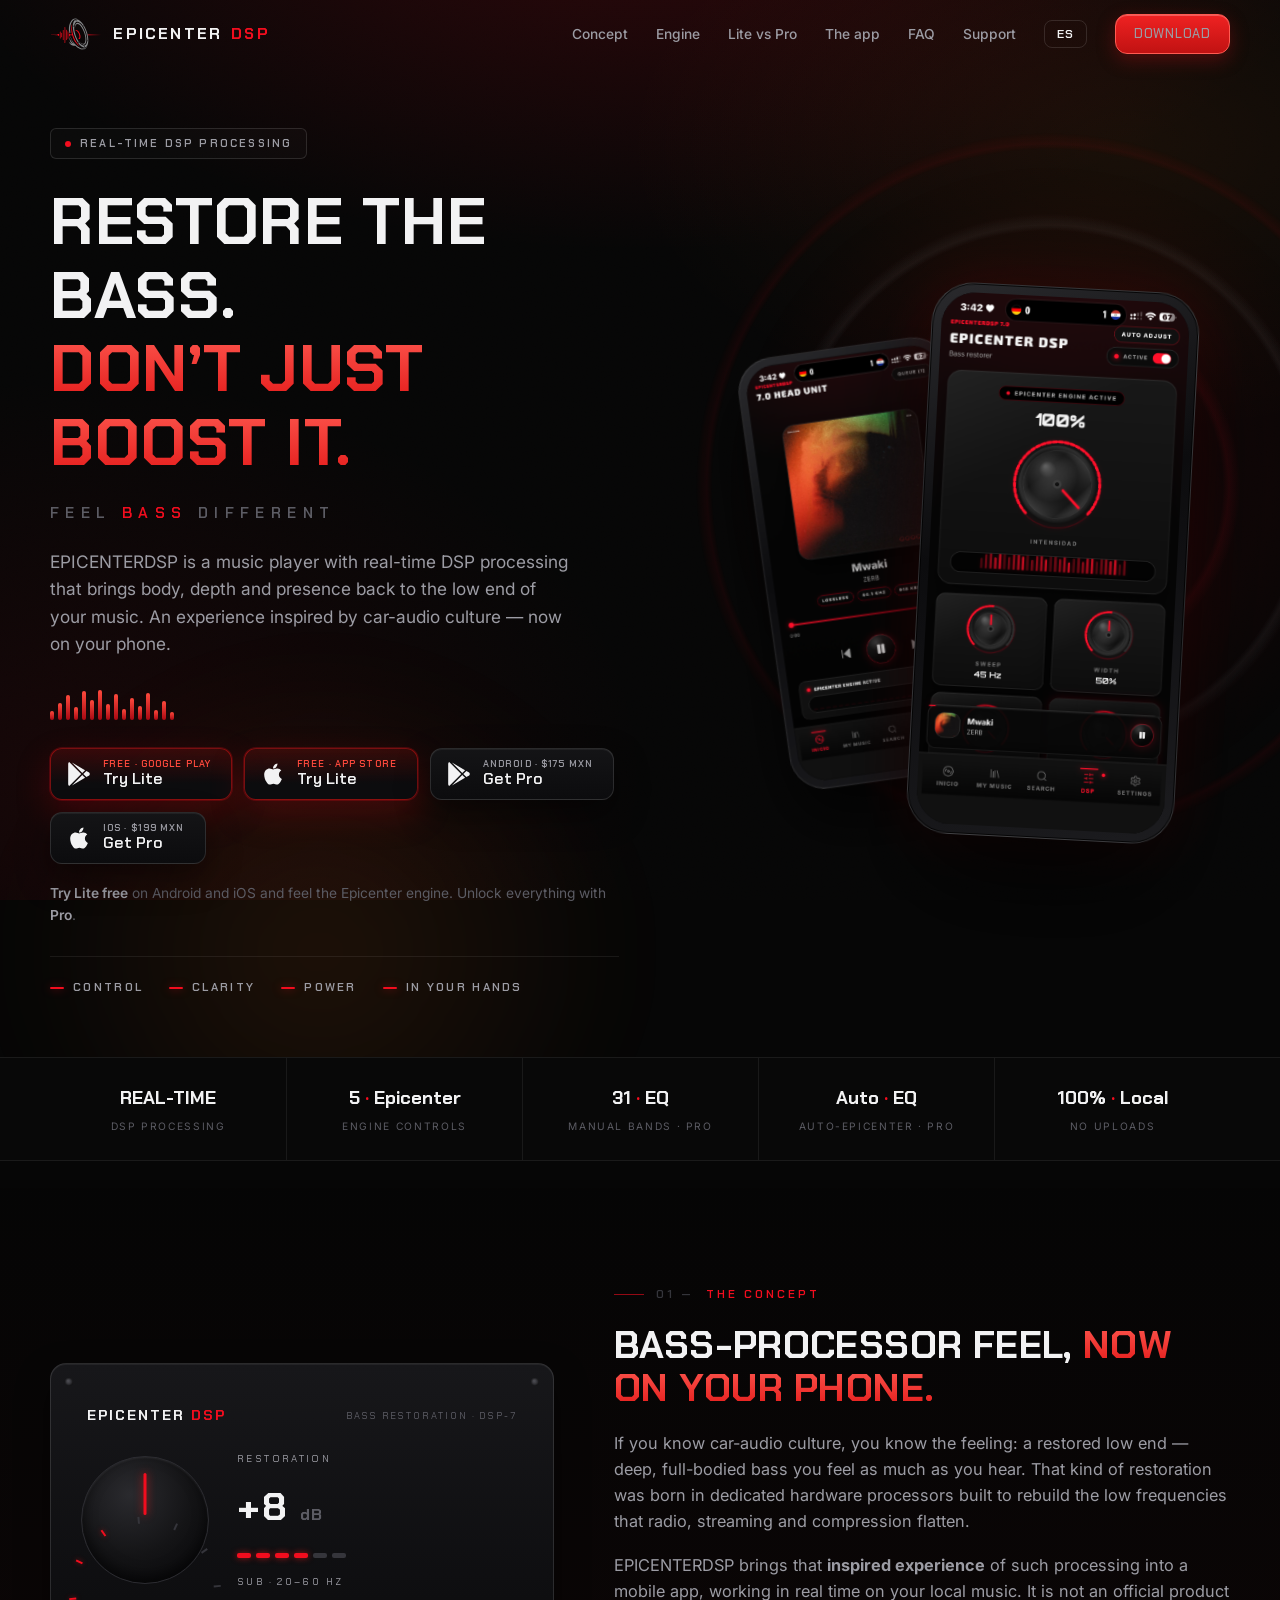
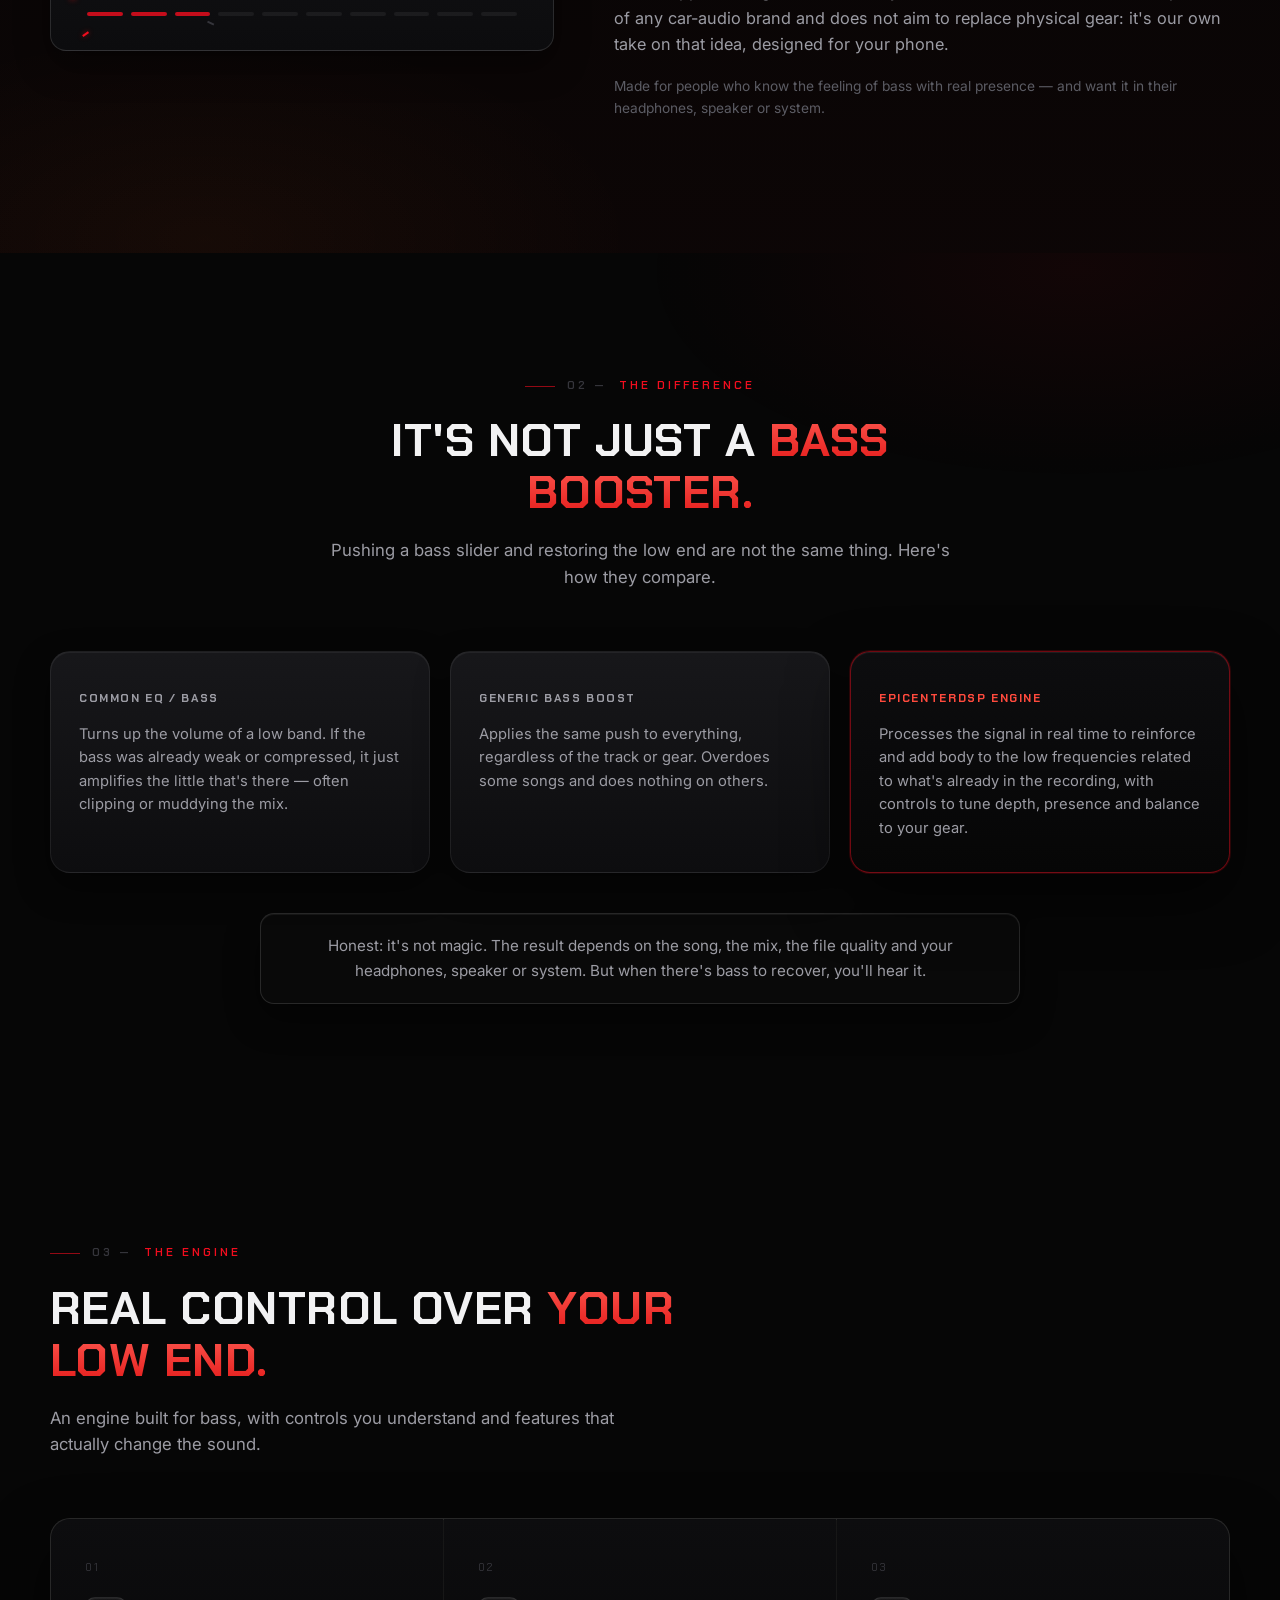
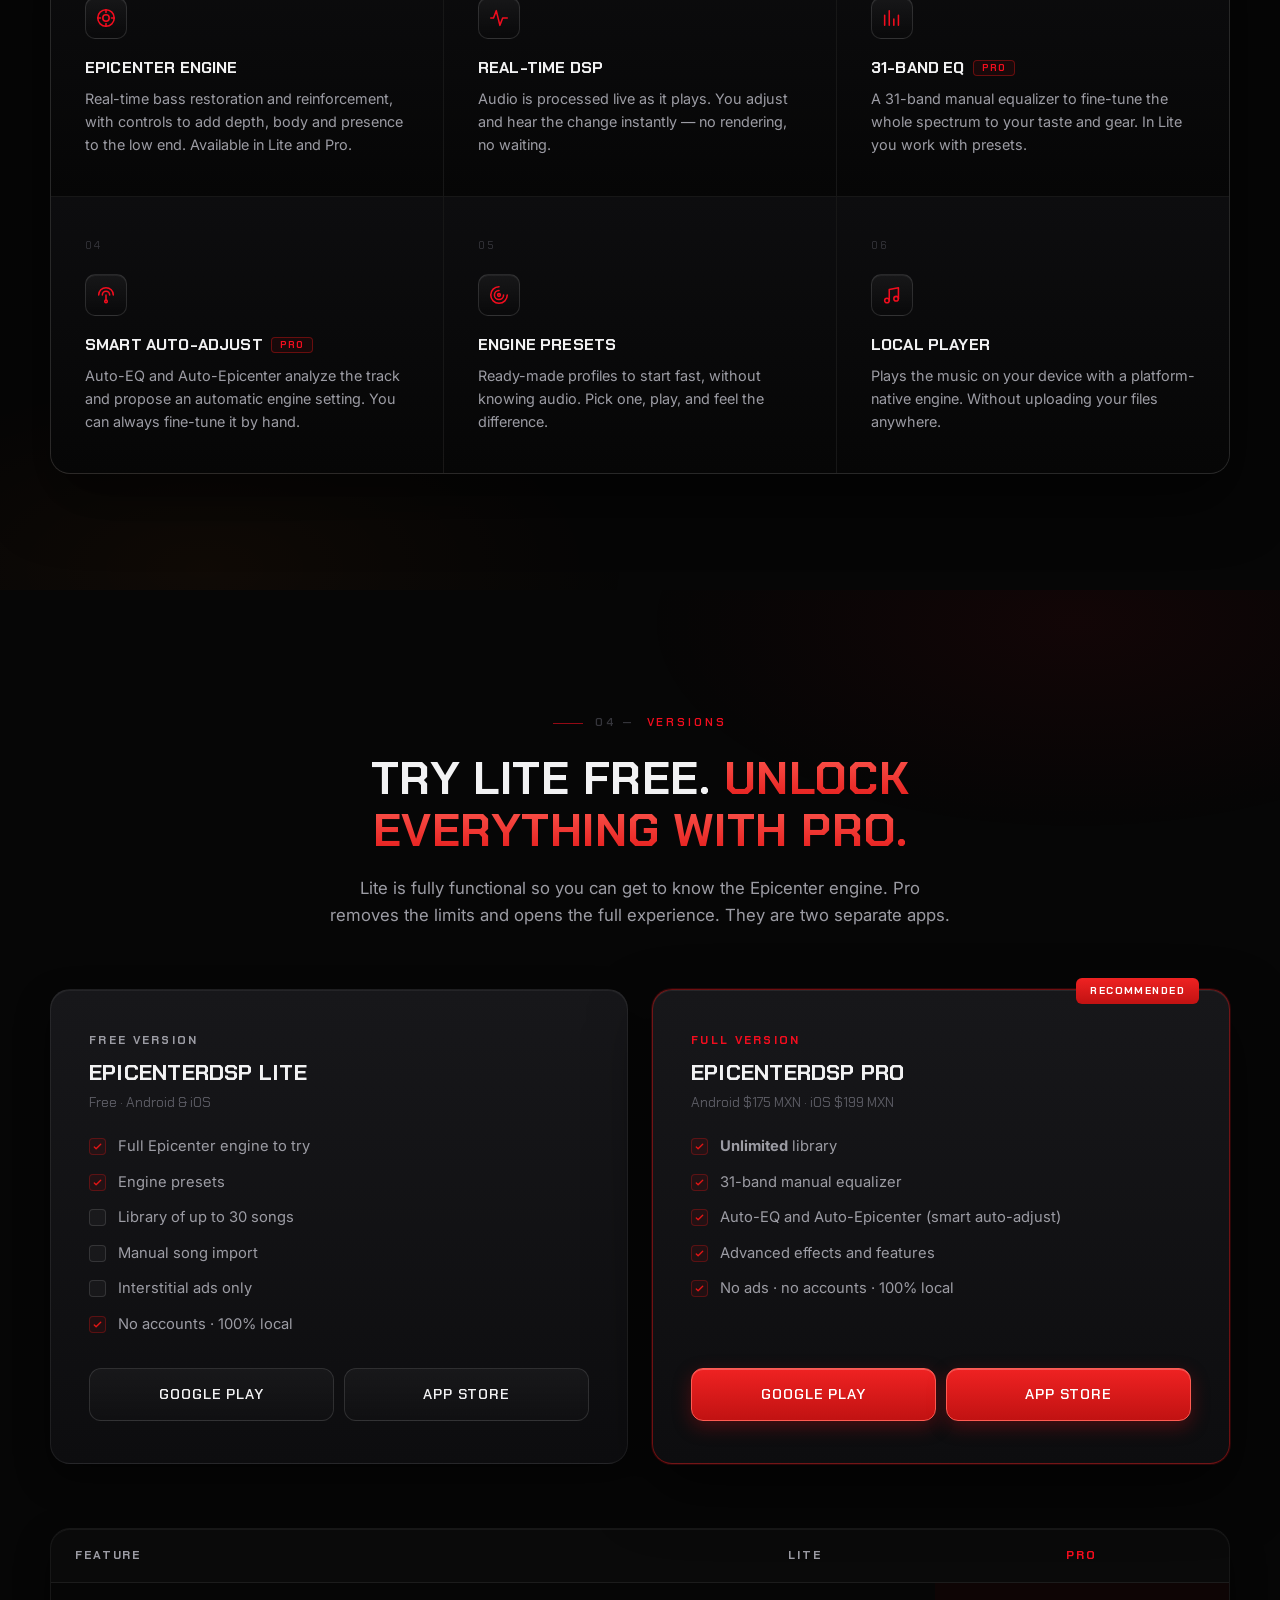
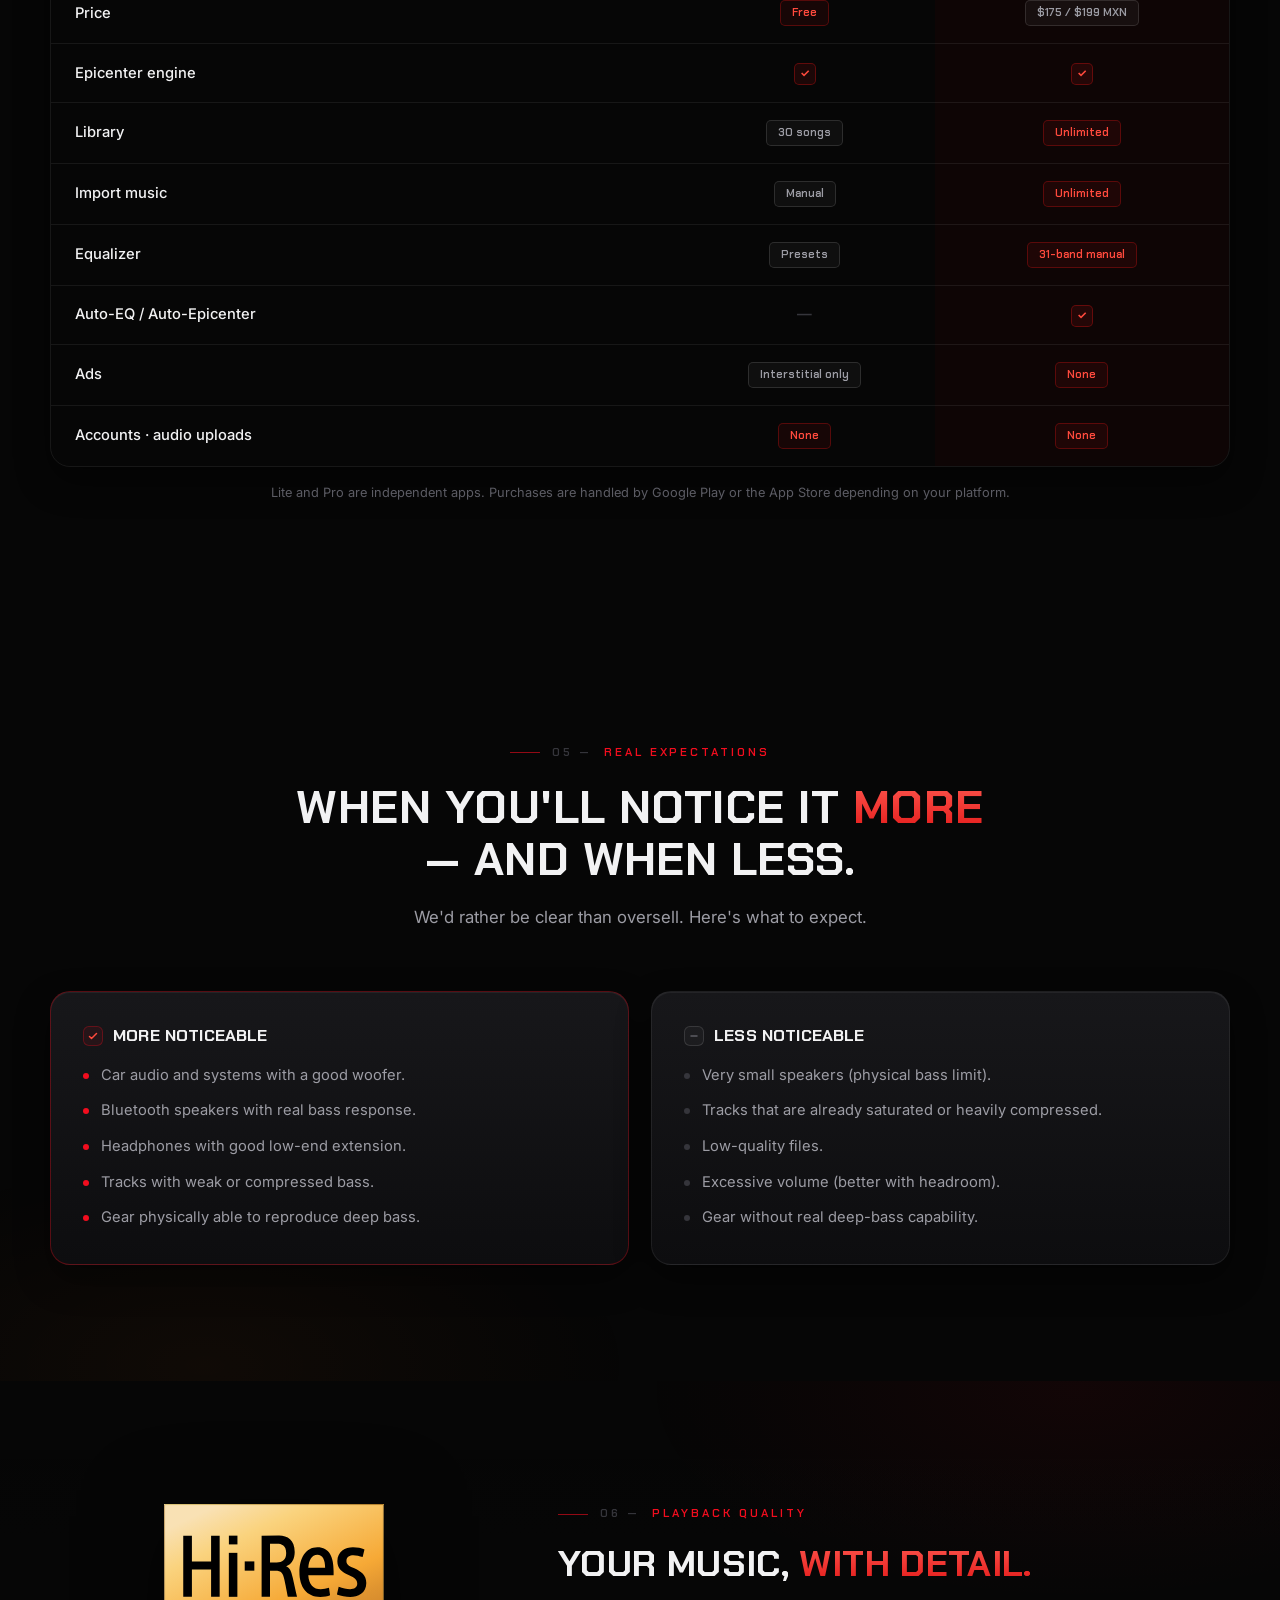
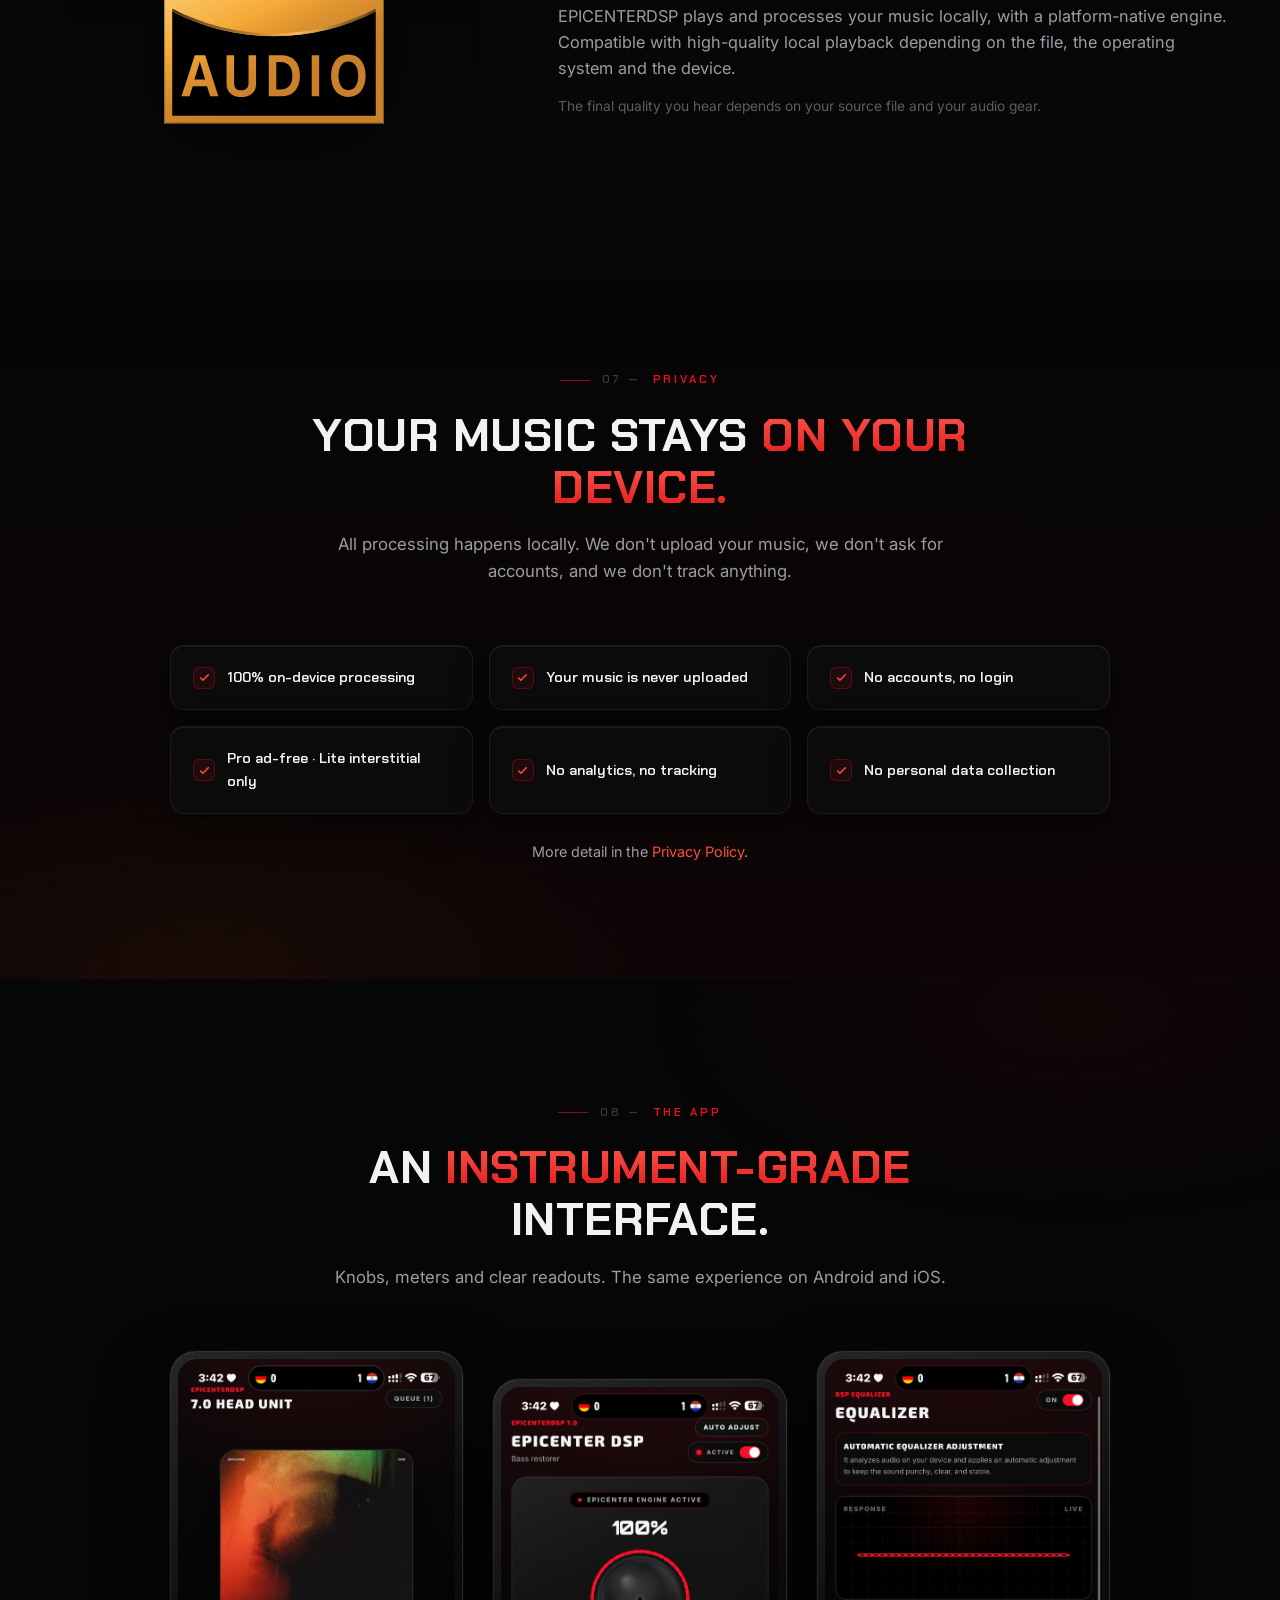
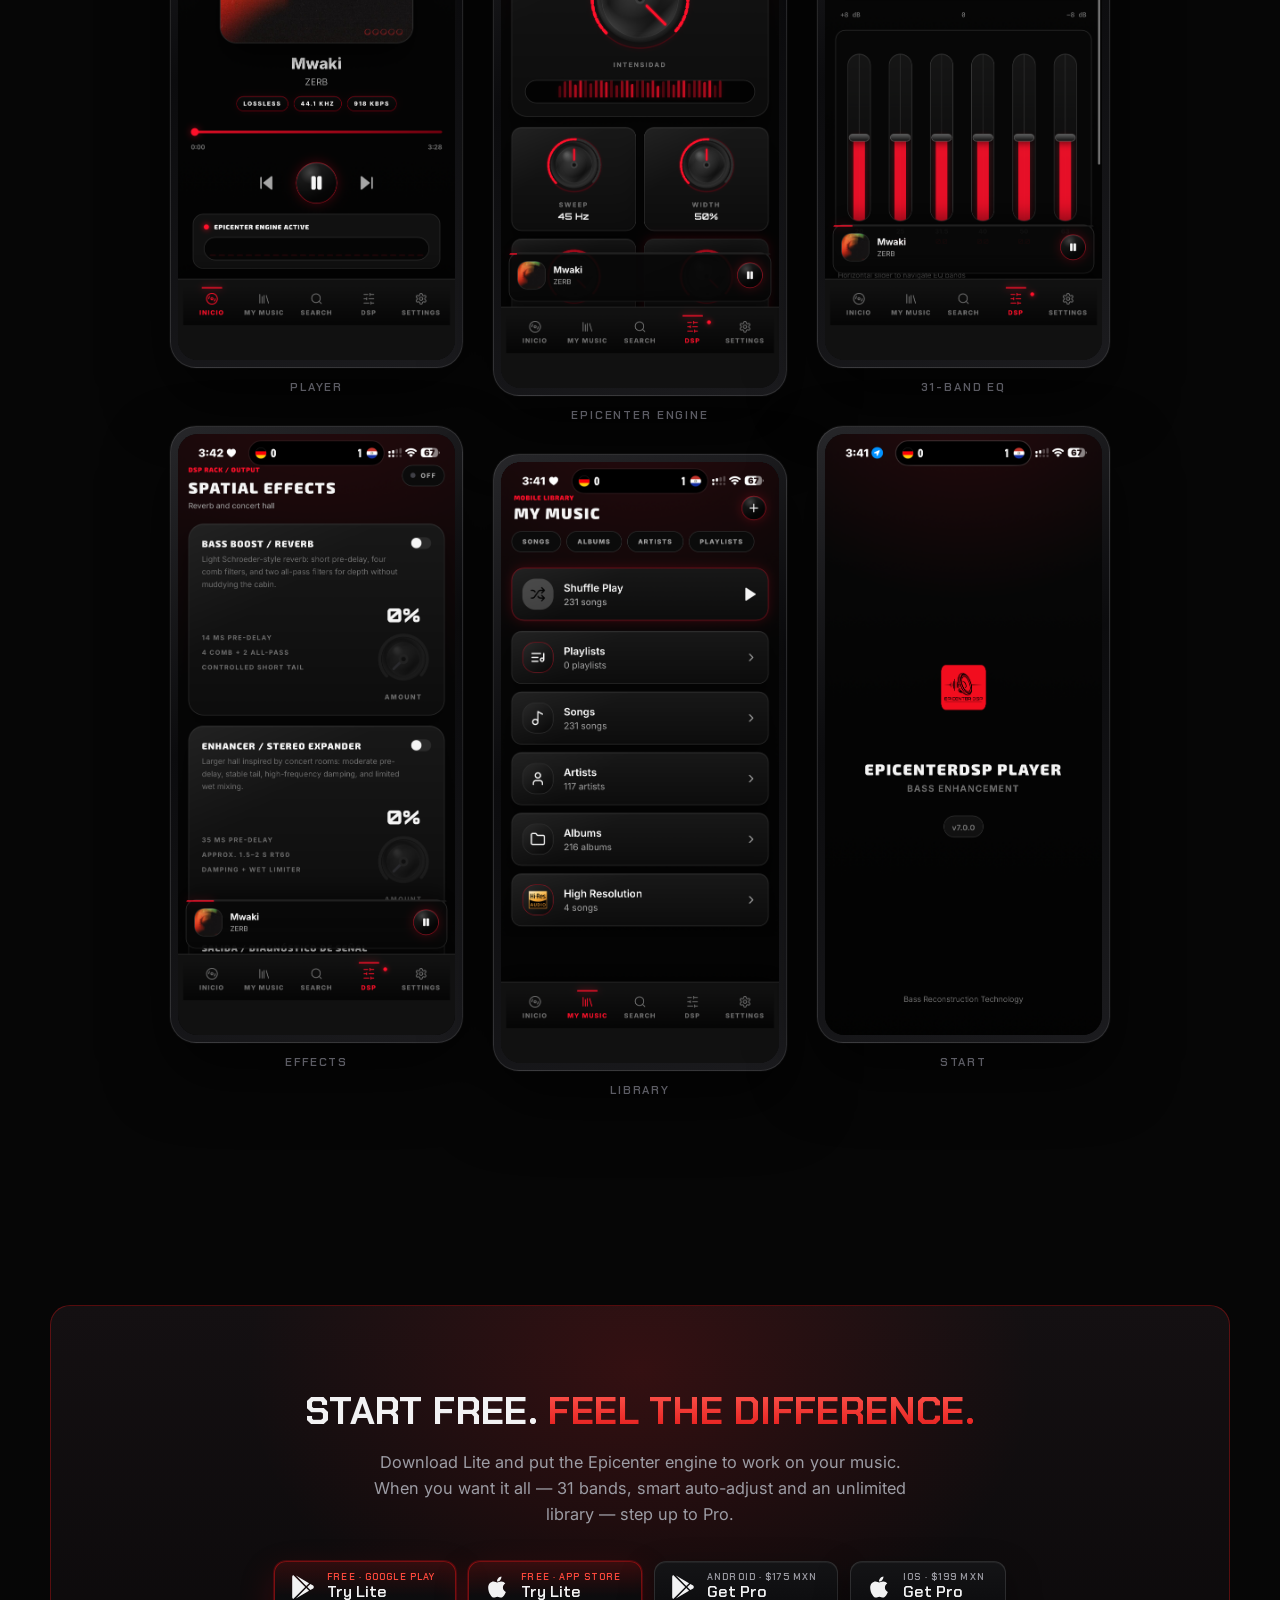
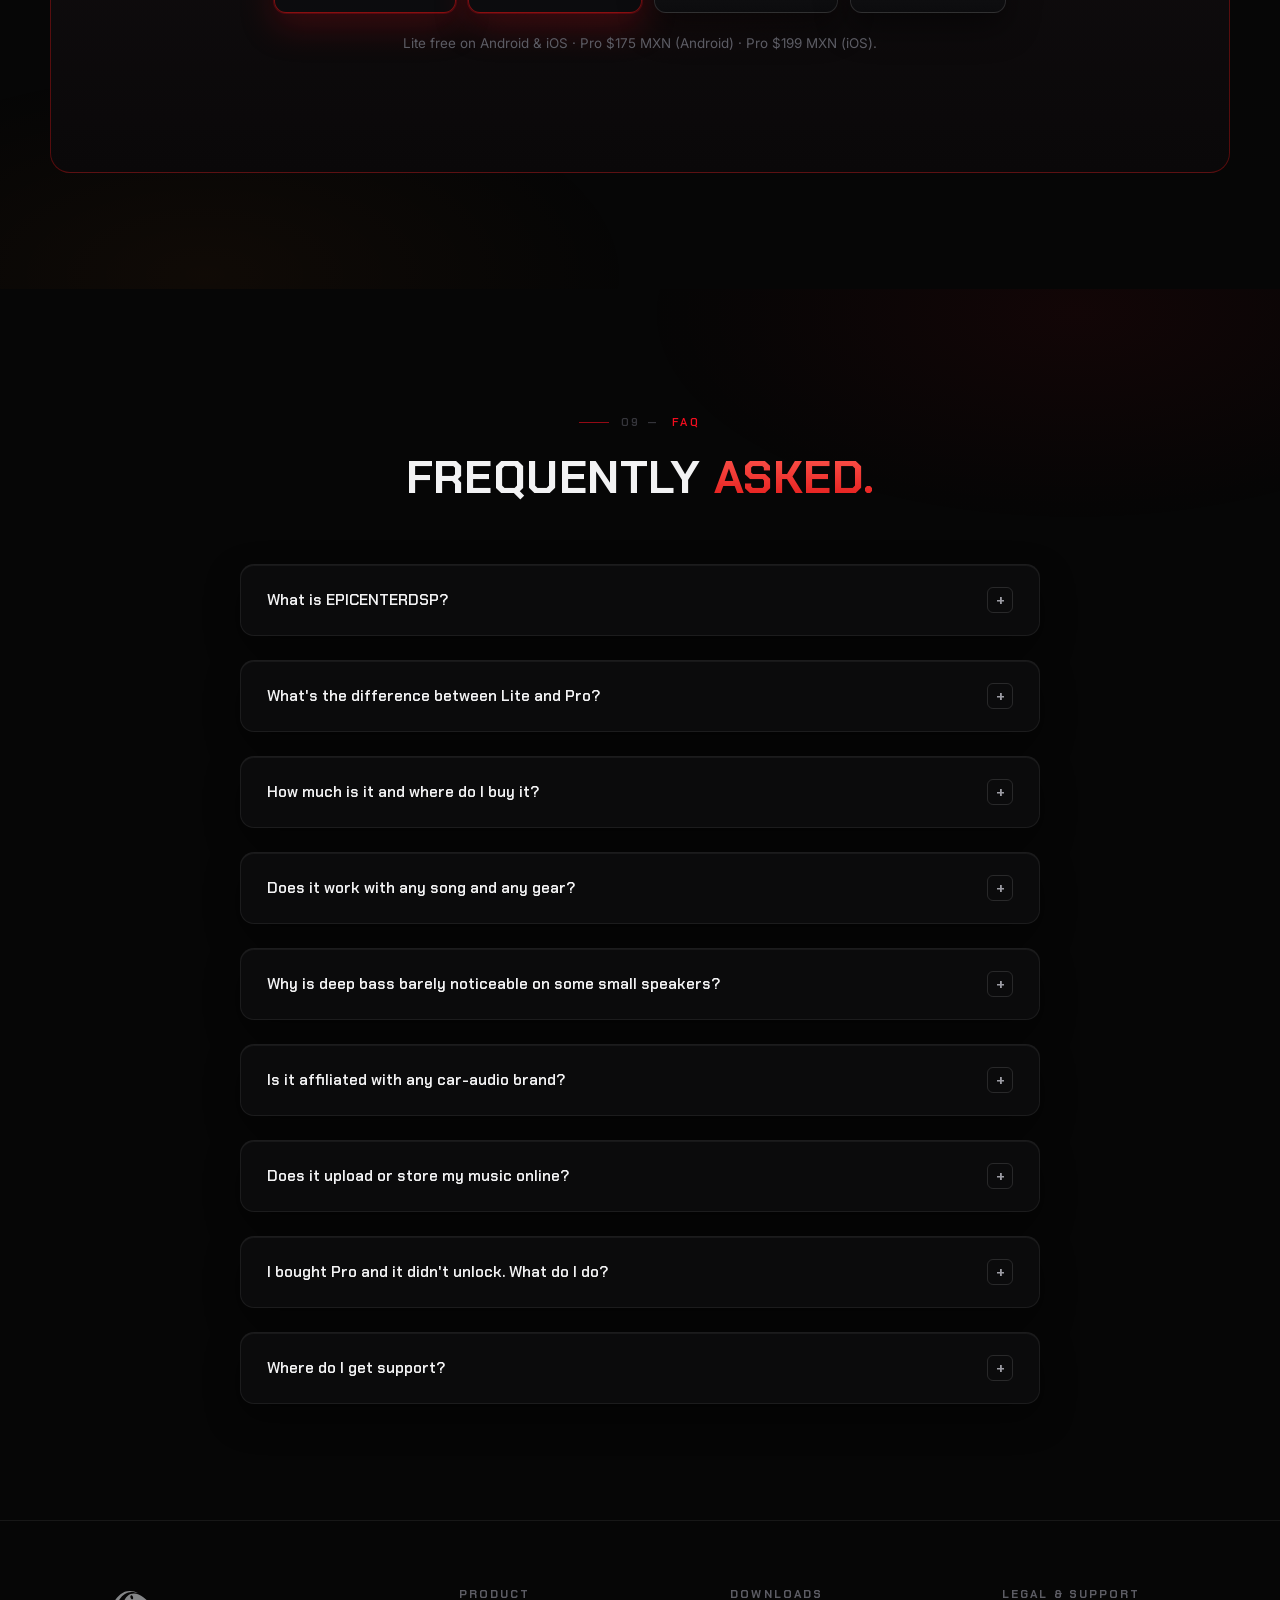
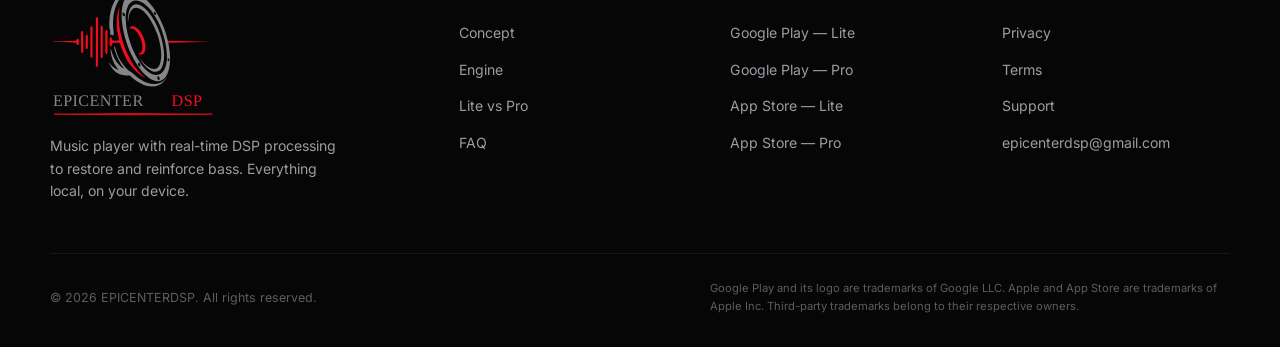
<file: index.html>
<!DOCTYPE html>
<html lang="es"
      data-title-es="EPICENTERDSP — Restaura el bajo. Reproductor con procesamiento DSP en tiempo real"
      data-title-en="EPICENTERDSP — Restore the bass. Music player with real-time DSP processing">
<head>
  <meta charset="UTF-8" />
  <meta name="viewport" content="width=device-width, initial-scale=1.0" />

  <!-- Idioma temprano: evita parpadeo antes de cargar el CSS/JS -->
  <script>
    (function () {
      try {
        var s = localStorage.getItem("edsp_lang");
        var lang = s || ((navigator.languages || [navigator.language || "en"])
          .some(function (l) { return String(l).toLowerCase().indexOf("es") === 0; }) ? "es" : "en");
        document.documentElement.lang = (lang === "es" || lang === "en") ? lang : "es";
      } catch (e) { document.documentElement.lang = "es"; }
    })();
  </script>
  <!-- Crítico (inline, inmune a caché): oculta el idioma inactivo antes de cargar el CSS -->
  <style>html[lang="en"] [data-lang="es"],html[lang="es"] [data-lang="en"]{display:none!important}</style>

  <title>EPICENTERDSP — Restaura el bajo. Reproductor con procesamiento DSP en tiempo real</title>
  <meta name="description" content="EPICENTERDSP es un reproductor con procesamiento DSP en tiempo real para restaurar y reforzar el bajo. Prueba Lite gratis en Android e iOS; desbloquea todo con Pro. Todo se procesa localmente en tu dispositivo." />
  <meta name="theme-color" content="#0a0a0b" />
  <link rel="canonical" href="https://epicenterdsp.com/" />

  <!-- Open Graph -->
  <meta property="og:type" content="website" />
  <meta property="og:site_name" content="EPICENTERDSP" />
  <meta property="og:locale" content="es_MX" />
  <meta property="og:locale:alternate" content="en_US" />
  <meta property="og:title" content="EPICENTERDSP — Restaura el bajo, no solo lo subas" />
  <meta property="og:description" content="Reproductor con procesamiento DSP en tiempo real para restaurar y reforzar el bajo. Una experiencia inspirada en la cultura del car audio, en tu teléfono." />
  <meta property="og:url" content="https://epicenterdsp.com/" />
  <meta property="og:image" content="https://epicenterdsp.com/assets/og-image.png" />
  <meta property="og:image:width" content="1200" />
  <meta property="og:image:height" content="630" />
  <meta property="og:image:alt" content="EPICENTERDSP — Restaura el bajo" />

  <!-- Twitter -->
  <meta name="twitter:card" content="summary_large_image" />
  <meta name="twitter:title" content="EPICENTERDSP — Restaura el bajo, no solo lo subas" />
  <meta name="twitter:description" content="Reproductor con procesamiento DSP en tiempo real para restaurar y reforzar el bajo, con procesamiento 100% local." />
  <meta name="twitter:image" content="https://epicenterdsp.com/assets/og-image.png" />

  <!-- Iconos -->
  <link rel="icon" href="/favicon.ico" sizes="any" />
  <link rel="icon" type="image/png" sizes="32x32" href="/assets/favicon-32.png" />
  <link rel="icon" type="image/svg+xml" href="/assets/favicon.svg" />
  <link rel="apple-touch-icon" href="/assets/apple-touch-icon.png" />
  <link rel="manifest" href="/site.webmanifest" />

  <!-- Fuentes -->
  <link rel="preconnect" href="https://fonts.googleapis.com" />
  <link rel="preconnect" href="https://fonts.gstatic.com" crossorigin />
  <link href="https://fonts.googleapis.com/css2?family=Chakra+Petch:wght@500;600;700&family=Inter:wght@400;500;600&display=swap" rel="stylesheet" />

  <link rel="stylesheet" href="/css/styles.css" />
  <noscript><style>.preloader{display:none!important}</style></noscript>

  <!-- Meta bilingüe (lo lee js/i18n.js al cambiar de idioma) -->
  <script type="application/json" id="i18n-meta">
  {
    "es": {
      "title": "EPICENTERDSP — Restaura el bajo. Reproductor con procesamiento DSP en tiempo real",
      "desc": "EPICENTERDSP es un reproductor con procesamiento DSP en tiempo real para restaurar y reforzar el bajo. Prueba Lite gratis en Android e iOS; desbloquea todo con Pro. Todo se procesa localmente."
    },
    "en": {
      "title": "EPICENTERDSP — Restore the bass. Music player with real-time DSP processing",
      "desc": "EPICENTERDSP is a music player with real-time DSP processing to restore and reinforce bass. Try Lite free on Android and iOS; unlock everything with Pro. Everything is processed locally on your device."
    }
  }
  </script>

  <!-- Datos estructurados: app con dos ofertas (Lite gratis, Pro de paga) -->
  <script type="application/ld+json">
  {
    "@context": "https://schema.org",
    "@type": "SoftwareApplication",
    "name": "EPICENTERDSP",
    "operatingSystem": "Android, iOS",
    "applicationCategory": "MultimediaApplication",
    "url": "https://epicenterdsp.com/",
    "description": "Reproductor de música con procesamiento DSP en tiempo real enfocado en la restauración y el refuerzo del bajo. Procesamiento local en el dispositivo.",
    "offers": [
      { "@type": "Offer", "name": "EPICENTERDSP Lite (Android)", "price": "0", "priceCurrency": "MXN", "category": "free" },
      { "@type": "Offer", "name": "EPICENTERDSP Lite (iOS)", "price": "0", "priceCurrency": "MXN", "category": "free", "url": "https://apps.apple.com/mx/app/epicenterdsp-lite/id6808877752" },
      { "@type": "Offer", "name": "EPICENTERDSP Pro (Android)", "price": "175", "priceCurrency": "MXN" },
      { "@type": "Offer", "name": "EPICENTERDSP Pro (iOS)", "price": "199", "priceCurrency": "MXN", "url": "https://apps.apple.com/mx/app/epicenterdsp-player/id6785658490" }
    ]
  }
  </script>
</head>

<body class="preloading">

  <!-- Skip link -->
  <a class="skip-link" href="#main"><span data-lang="es">Saltar al contenido</span><span data-lang="en">Skip to content</span></a>

  <!-- ================= PRELOADER ================= -->
  <div class="preloader" id="preloader" aria-hidden="true">
    <div class="pre-core">
      <img class="pre-logo" src="/assets/logo.svg" alt="" width="214" height="163" fetchpriority="high" />
      <div class="pre-bar"><i></i></div>
    </div>
  </div>

  <div class="bg-fx" aria-hidden="true"></div>
  <div class="grain" aria-hidden="true"></div>

  <!-- ================= NAV ================= -->
  <header class="nav" id="nav">
    <div class="wrap nav-inner">
      <a href="#top" class="brand" aria-label="EPICENTERDSP">
        <img class="brand-mark" src="/assets/mark.svg" alt="EPICENTERDSP" width="52" height="32" />
        <span class="brand-word">EPICENTER <em>DSP</em></span>
      </a>

      <nav class="nav-links" id="navLinks" aria-label="Principal">
        <a href="#epicenter"><span data-lang="es">Concepto</span><span data-lang="en">Concept</span></a>
        <a href="#engine"><span data-lang="es">Motor</span><span data-lang="en">Engine</span></a>
        <a href="#versions"><span data-lang="es">Lite vs Pro</span><span data-lang="en">Lite vs Pro</span></a>
        <a href="#app"><span data-lang="es">La app</span><span data-lang="en">The app</span></a>
        <a href="#faq">FAQ</a>
        <a href="/support/"><span data-lang="es">Soporte</span><span data-lang="en">Support</span></a>
        <button class="lang-toggle" type="button" data-lang-btn aria-label="Cambiar idioma">EN</button>
        <a href="#download" class="btn nav-cta"><span data-lang="es">Descargar</span><span data-lang="en">Download</span></a>
      </nav>

      <div class="nav-mobile-actions">
        <button class="lang-toggle" type="button" data-lang-btn aria-label="Cambiar idioma">EN</button>
        <button class="nav-burger" type="button" aria-label="Abrir menú" aria-expanded="false" aria-controls="navLinks">
          <span></span><span></span><span></span>
        </button>
      </div>
    </div>
  </header>

  <main id="main">
    <!-- ================= HERO ================= -->
    <section class="hero" id="top">
      <div class="hero-stage" aria-hidden="true">
        <span class="cone"></span>
        <span class="sweep"></span>
      </div>

      <div class="wrap hero-grid">
        <div class="hero-copy">
          <span class="hero-badge">
            <span class="dot"></span>
            <span data-lang="es">Procesamiento DSP en tiempo real</span>
            <span data-lang="en">Real-time DSP processing</span>
          </span>
          <h1>
            <span data-lang="es">Restaura el bajo.<br /><span class="grad-txt">No solo lo subas.</span></span>
            <span data-lang="en">Restore the bass.<br /><span class="grad-txt">Don&rsquo;t just boost it.</span></span>
          </h1>
          <p class="feelbass">Feel <em>Bass</em> Different</p>
          <p class="hero-lead">
            <span data-lang="es">EPICENTERDSP es un reproductor con procesamiento DSP en tiempo real que devuelve cuerpo, profundidad y presencia a los graves de tu música. Una experiencia inspirada en la cultura del car audio, ahora en tu teléfono.</span>
            <span data-lang="en">EPICENTERDSP is a music player with real-time DSP processing that brings body, depth and presence back to the low end of your music. An experience inspired by car-audio culture — now on your phone.</span>
          </p>

          <div class="hero-eq" aria-hidden="true">
            <i></i>
            <i></i>
            <i></i>
            <i></i>
            <i></i>
            <i></i>
            <i></i>
            <i></i>
            <i></i>
            <i></i>
            <i></i>
            <i></i>
            <i></i>
            <i></i>
            <i></i>
            <i></i>
          </div>

          <div class="store-btns">
            <a class="store-btn primary" data-link="playlite" href="https://play.google.com/store/apps/details?id=com.epicenter.dsp.lite" rel="noopener">
              <svg viewBox="0 0 512 512" aria-hidden="true"><path d="M325.3 234.3L104.6 13l280.8 161.2-60.1 60.1zM47 0C34 6.8 25.3 19.2 25.3 35.3v441.3c0 16.1 8.7 28.5 21.7 35.3l256.6-256L47 0zm425.2 225.6l-58.9-34.1-65.7 64.5 65.7 64.5 60.1-34.1c18-14.3 18-46.5-1.2-60.8zM104.6 499l280.8-161.2-60.1-60.1L104.6 499z"/></svg>
              <span class="st">
                <small><span data-lang="es">Gratis · Google Play</span><span data-lang="en">Free · Google Play</span></small>
                <strong><span data-lang="es">Probar Lite</span><span data-lang="en">Try Lite</span></strong>
              </span>
            </a>
            <a class="store-btn primary" data-link="iosfree" href="https://apps.apple.com/mx/app/epicenterdsp-lite/id6808877752" rel="noopener">
              <svg viewBox="0 0 384 512" aria-hidden="true"><path d="M318.7 268.7c-.2-36.7 16.4-64.4 50-84.8-18.8-26.9-47.2-41.7-84.7-44.6-35.5-2.8-74.3 20.7-88.5 20.7-15 0-49.4-19.7-76.4-19.7C63.3 141.2 4 184.8 4 273.5q0 39.3 14.4 81.2c12.8 36.7 59 126.7 107.2 125.2 25.2-.6 43-17.9 75.8-17.9 31.8 0 48.3 17.9 76.4 17.9 48.6-.7 90.4-82.5 102.6-119.3-65.2-30.7-61.7-90-61.7-91.9zm-56.6-164.2c27.3-32.4 24.8-61.9 24-72.5-24.1 1.4-52 16.4-67.9 34.9-17.5 19.8-27.8 44.3-25.6 71.9 26.1 2 49.9-11.4 69.5-34.3z"/></svg>
              <span class="st"><small><span data-lang="es">Gratis &middot; App Store</span><span data-lang="en">Free &middot; App Store</span></small><strong><span data-lang="es">Probar Lite</span><span data-lang="en">Try Lite</span></strong></span>
            </a>
            <a class="store-btn" data-link="playfull" href="https://play.google.com/store/apps/details?id=com.epicenter.hifi" rel="noopener">
              <svg viewBox="0 0 512 512" aria-hidden="true"><path d="M325.3 234.3L104.6 13l280.8 161.2-60.1 60.1zM47 0C34 6.8 25.3 19.2 25.3 35.3v441.3c0 16.1 8.7 28.5 21.7 35.3l256.6-256L47 0zm425.2 225.6l-58.9-34.1-65.7 64.5 65.7 64.5 60.1-34.1c18-14.3 18-46.5-1.2-60.8zM104.6 499l280.8-161.2-60.1-60.1L104.6 499z"/></svg>
              <span class="st">
                <small><span data-lang="es">Android · $175 MXN</span><span data-lang="en">Android · $175 MXN</span></small>
                <strong><span data-lang="es">Obtener Pro</span><span data-lang="en">Get Pro</span></strong>
              </span>
            </a>
            <!-- iOS (EPICENTERDSP Pro) — App Store; el enlace también está en js/config.js -->
            <a class="store-btn" data-link="appstore" href="https://apps.apple.com/mx/app/epicenterdsp-player/id6785658490" rel="noopener">
              <svg viewBox="0 0 384 512" aria-hidden="true"><path d="M318.7 268.7c-.2-36.7 16.4-64.4 50-84.8-18.8-26.9-47.2-41.7-84.7-44.6-35.5-2.8-74.3 20.7-88.5 20.7-15 0-49.4-19.7-76.4-19.7C63.3 141.2 4 184.8 4 273.5q0 39.3 14.4 81.2c12.8 36.7 59 126.7 107.2 125.2 25.2-.6 43-17.9 75.8-17.9 31.8 0 48.3 17.9 76.4 17.9 48.6-.7 90.4-82.5 102.6-119.3-65.2-30.7-61.7-90-61.7-91.9zm-56.6-164.2c27.3-32.4 24.8-61.9 24-72.5-24.1 1.4-52 16.4-67.9 34.9-17.5 19.8-27.8 44.3-25.6 71.9 26.1 2 49.9-11.4 69.5-34.3z"/></svg>
              <span class="st">
                <small>iOS · $199 MXN</small>
                <strong><span data-lang="es">Obtener Pro</span><span data-lang="en">Get Pro</span></strong>
              </span>
            </a>
          </div>

          <p class="hero-note">
            <span data-lang="es"><strong>Prueba Lite gratis</strong> en Android e iOS y siente el motor Epicenter. Desbloquea todo con <strong>Pro</strong>.</span>
            <span data-lang="en"><strong>Try Lite free</strong> on Android and iOS and feel the Epicenter engine. Unlock everything with <strong>Pro</strong>.</span>
          </p>

          <ul class="pillars">
            <li><span data-lang="es">Control</span><span data-lang="en">Control</span></li>
            <li><span data-lang="es">Claridad</span><span data-lang="en">Clarity</span></li>
            <li><span data-lang="es">Potencia</span><span data-lang="en">Power</span></li>
            <li><span data-lang="es">En tus manos</span><span data-lang="en">In your hands</span></li>
          </ul>
        </div>

        <div class="hero-visual">
          <div class="phone-duo" id="heroPhone">
            <div class="phone ph-back">
              <div class="phone-frame">
                <div class="phone-screen">
                  <div class="slot"><img src="/assets/screenshots/player.png" alt="EPICENTERDSP &mdash; pantalla del reproductor" width="1242" height="2688" fetchpriority="high" decoding="async" onerror="this.remove()" /></div>
                  <div class="slot-ph" aria-hidden="true"><div class="knob"><span class="knob-arc"></span></div><b>player.png</b></div>
                </div>
              </div>
            </div>
            <div class="phone ph-front">
              <div class="phone-glow" aria-hidden="true"></div>
              <div class="phone-frame">
                <div class="phone-screen">
                  <div class="slot"><img src="/assets/screenshots/epicenter.png" alt="EPICENTERDSP &mdash; motor Epicenter" width="1242" height="2688" fetchpriority="high" decoding="async" onerror="this.remove()" /></div>
                  <div class="slot-ph" aria-hidden="true"><div class="knob"><span class="knob-arc"></span></div><b>epicenter.png</b></div>
                </div>
              </div>
            </div>
          </div>
        </div>
      </div>
    </section>

    <!-- ================= SPEC BAR ================= -->
    <div class="specbar" aria-hidden="true">
      <div class="wrap specbar-grid">
        <div><div class="v"><span data-lang="es">TIEMPO REAL</span><span data-lang="en">REAL-TIME</span></div><div class="k"><span data-lang="es">Procesamiento DSP</span><span data-lang="en">DSP processing</span></div></div>
        <div><div class="v">5 <em>·</em> Epicenter</div><div class="k"><span data-lang="es">Controles del motor</span><span data-lang="en">Engine controls</span></div></div>
        <div><div class="v">31 <em>·</em> EQ</div><div class="k"><span data-lang="es">Bandas manuales · Pro</span><span data-lang="en">Manual bands · Pro</span></div></div>
        <div><div class="v">Auto <em>·</em> EQ</div><div class="k"><span data-lang="es">Auto-Epicenter · Pro</span><span data-lang="en">Auto-Epicenter · Pro</span></div></div>
        <div><div class="v">100% <em>·</em> Local</div><div class="k"><span data-lang="es">Sin subir tu música</span><span data-lang="en">No uploads</span></div></div>
      </div>
    </div>

    <!-- ================= CONCEPTO / EPICENTER FÍSICO ================= -->
    <section class="heritage" id="epicenter">
      <div class="wrap heritage-grid">
        <div>
          <div class="rack" aria-hidden="true">
            <div class="rack-top">
              <div class="rack-brand">EPICENTER <em>DSP</em></div>
              <div class="rack-model">BASS RESTORATION · DSP-7</div>
            </div>
            <div class="rack-body">
              <div class="rack-knob">
                <div class="knob"></div>
                <div class="rack-ticks">
                  <span class="on" style="transform:translate(-50%,-50%) rotate(-125deg)"></span>
                  <span class="on" style="transform:translate(-50%,-50%) rotate(-95deg)"></span>
                  <span class="on" style="transform:translate(-50%,-50%) rotate(-65deg)"></span>
                  <span class="on" style="transform:translate(-50%,-50%) rotate(-35deg)"></span>
                  <span style="transform:translate(-50%,-50%) rotate(-5deg)"></span>
                  <span style="transform:translate(-50%,-50%) rotate(25deg)"></span>
                  <span style="transform:translate(-50%,-50%) rotate(55deg)"></span>
                  <span style="transform:translate(-50%,-50%) rotate(85deg)"></span>
                  <span style="transform:translate(-50%,-50%) rotate(115deg)"></span>
                </div>
              </div>
              <div class="rack-readout">
                <div class="lbl">Restoration</div>
                <div class="big">+8 <span style="font-size:1rem;color:var(--dim)">dB</span></div>
                <div class="rack-leds"><i class="on"></i><i class="on"></i><i class="on"></i><i class="on"></i><i></i><i></i></div>
                <div class="lbl" style="margin-top:6px">Sub · 20–60 Hz</div>
              </div>
            </div>
            <div class="rack-slots"><i></i><i></i><i></i><i></i><i></i><i></i><i></i><i></i><i></i><i></i></div>
          </div>
        </div>
        <div class="heritage-copy">
          <span class="eyebrow"><span class="idx">01 —</span><span data-lang="es">El concepto</span><span data-lang="en">The concept</span></span>
          <h2>
            <span data-lang="es">Tipo procesador de bajos, <span class="grad-txt">ahora en tu teléfono.</span></span>
            <span data-lang="en">Bass-processor feel, <span class="grad-txt">now on your phone.</span></span>
          </h2>
          <p>
            <span data-lang="es">Si conoces la cultura del car audio, conoces la sensación: un bajo restaurado, profundo y con cuerpo, que se siente además de escucharse. Esa restauración nació en procesadores físicos dedicados a reconstruir las frecuencias graves que la radio, el streaming y la compresión aplastan.</span>
            <span data-lang="en">If you know car-audio culture, you know the feeling: a restored low end — deep, full-bodied bass you feel as much as you hear. That kind of restoration was born in dedicated hardware processors built to rebuild the low frequencies that radio, streaming and compression flatten.</span>
          </p>
          <p>
            <span data-lang="es">EPICENTERDSP lleva esa <strong>experiencia inspirada</strong> en ese tipo de procesamiento a una app móvil, trabajando en tiempo real sobre tu música local. No es un producto oficial de ninguna marca de car audio ni pretende sustituir un equipo físico: es una interpretación propia de esa idea, pensada para tu teléfono.</span>
            <span data-lang="en">EPICENTERDSP brings that <strong>inspired experience</strong> of such processing into a mobile app, working in real time on your local music. It is not an official product of any car-audio brand and does not aim to replace physical gear: it's our own take on that idea, designed for your phone.</span>
          </p>
          <p class="micro">
            <span data-lang="es">Pensado para quienes conocen la sensación de un bajo con presencia — y la quieren en sus audífonos, su bocina o su sistema.</span>
            <span data-lang="en">Made for people who know the feeling of bass with real presence — and want it in their headphones, speaker or system.</span>
          </p>
        </div>
      </div>
    </section>

    <!-- ================= NO ES SOLO UN BASS BOOSTER ================= -->
    <section id="difference">
      <div class="wrap">
        <div class="sec-head center">
          <span class="eyebrow"><span class="idx">02 —</span><span data-lang="es">La diferencia</span><span data-lang="en">The difference</span></span>
          <h2>
            <span data-lang="es">No es solo un <span class="grad-txt">bass booster.</span></span>
            <span data-lang="en">It's not just a <span class="grad-txt">bass booster.</span></span>
          </h2>
          <p>
            <span data-lang="es">Subir una barra de graves y restaurar el bajo no son lo mismo. Así se comparan.</span>
            <span data-lang="en">Pushing a bass slider and restoring the low end are not the same thing. Here's how they compare.</span>
          </p>
        </div>
        <div class="diff-grid">
          <div class="diff-card">
            <span class="diff-tag"><span data-lang="es">EQ / graves común</span><span data-lang="en">Common EQ / bass</span></span>
            <p><span data-lang="es">Sube el volumen de una banda grave. Si el bajo ya venía débil o comprimido, solo amplifica lo poco que hay — y suele saturar o embarrar la mezcla.</span><span data-lang="en">Turns up the volume of a low band. If the bass was already weak or compressed, it just amplifies the little that's there — often clipping or muddying the mix.</span></p>
          </div>
          <div class="diff-card">
            <span class="diff-tag"><span data-lang="es">Bass boost genérico</span><span data-lang="en">Generic bass boost</span></span>
            <p><span data-lang="es">Aplica el mismo empuje a todo por igual, sin importar la canción ni el equipo. En unos temas exagera y en otros no hace nada.</span><span data-lang="en">Applies the same push to everything, regardless of the track or gear. Overdoes some songs and does nothing on others.</span></p>
          </div>
          <div class="diff-card feature">
            <span class="diff-tag"><span data-lang="es">Motor EPICENTERDSP</span><span data-lang="en">EPICENTERDSP engine</span></span>
            <p><span data-lang="es">Procesa la señal en tiempo real para reforzar y dar cuerpo a las frecuencias graves relacionadas con lo que ya existe en la grabación, con controles para ajustar profundidad, presencia y balance a tu equipo.</span><span data-lang="en">Processes the signal in real time to reinforce and add body to the low frequencies related to what's already in the recording, with controls to tune depth, presence and balance to your gear.</span></p>
          </div>
        </div>
        <p class="honest-line">
          <span data-lang="es">Honestos: no hace magia. El resultado depende de la canción, la mezcla, la calidad del archivo y de tus audífonos, bocina o sistema. Pero cuando hay graves que recuperar, se nota.</span>
          <span data-lang="en">Honest: it's not magic. The result depends on the song, the mix, the file quality and your headphones, speaker or system. But when there's bass to recover, you'll hear it.</span>
        </p>
      </div>
    </section>

    <!-- ================= MOTOR / FUNCIONES ================= -->
    <section id="engine">
      <div class="wrap">
        <div class="sec-head">
          <span class="eyebrow"><span class="idx">03 —</span><span data-lang="es">El motor</span><span data-lang="en">The engine</span></span>
          <h2>
            <span data-lang="es">Control real sobre <span class="grad-txt">tu bajo.</span></span>
            <span data-lang="en">Real control over <span class="grad-txt">your low end.</span></span>
          </h2>
          <p>
            <span data-lang="es">Un motor pensado para el bajo, con controles que entiendes y funciones que sí cambian el sonido.</span>
            <span data-lang="en">An engine built for bass, with controls you understand and features that actually change the sound.</span>
          </p>
        </div>
        <div class="features-grid">
          <div class="feature">
            <span class="fnum">01</span>
            <div class="ficon"><svg viewBox="0 0 24 24"><circle cx="12" cy="12" r="9"/><circle cx="12" cy="12" r="3.5"/><path d="M12 3v3M12 18v3M3 12h3M18 12h3"/></svg></div>
            <h3><span data-lang="es">Motor Epicenter</span><span data-lang="en">Epicenter engine</span></h3>
            <p><span data-lang="es">Restauración y refuerzo de graves en tiempo real, con controles para dar profundidad, cuerpo y presencia al bajo. Disponible en Lite y Pro.</span><span data-lang="en">Real-time bass restoration and reinforcement, with controls to add depth, body and presence to the low end. Available in Lite and Pro.</span></p>
          </div>
          <div class="feature">
            <span class="fnum">02</span>
            <div class="ficon"><svg viewBox="0 0 24 24"><path d="M3 12h3l3-8 4 16 3-8h5"/></svg></div>
            <h3><span data-lang="es">DSP en tiempo real</span><span data-lang="en">Real-time DSP</span></h3>
            <p><span data-lang="es">El audio se procesa en vivo mientras suena. Ajustas y escuchas el cambio al instante, sin renderizar ni esperar.</span><span data-lang="en">Audio is processed live as it plays. You adjust and hear the change instantly — no rendering, no waiting.</span></p>
          </div>
          <div class="feature">
            <span class="fnum">03</span>
            <div class="ficon"><svg viewBox="0 0 24 24"><path d="M4 20V9M9 20V4M14 20v-7M19 20v-11"/></svg></div>
            <h3><span data-lang="es">EQ de 31 bandas</span><span data-lang="en">31-band EQ</span> <span class="tag-full">Pro</span></h3>
            <p><span data-lang="es">Ecualizador manual de 31 bandas para afinar todo el espectro a tu gusto y a tu equipo. En Lite trabajas con presets.</span><span data-lang="en">A 31-band manual equalizer to fine-tune the whole spectrum to your taste and gear. In Lite you work with presets.</span></p>
          </div>
          <div class="feature">
            <span class="fnum">04</span>
            <div class="ficon"><svg viewBox="0 0 24 24"><path d="M4 12a8 8 0 0 1 16 0"/><path d="M8 12a4 4 0 0 1 8 0"/><path d="M12 12v6"/><circle cx="12" cy="19" r="1.4"/></svg></div>
            <h3><span data-lang="es">Auto-ajuste inteligente</span><span data-lang="en">Smart auto-adjust</span> <span class="tag-full">Pro</span></h3>
            <p><span data-lang="es">Auto-EQ y Auto-Epicenter analizan la canción y proponen un ajuste automático del motor. Tú siempre puedes afinarlo a mano.</span><span data-lang="en">Auto-EQ and Auto-Epicenter analyze the track and propose an automatic engine setting. You can always fine-tune it by hand.</span></p>
          </div>
          <div class="feature">
            <span class="fnum">05</span>
            <div class="ficon"><svg viewBox="0 0 24 24"><path d="M12 3a9 9 0 1 0 9 9"/><path d="M12 7a5 5 0 1 0 5 5"/><circle cx="12" cy="12" r="1.5"/></svg></div>
            <h3><span data-lang="es">Presets del motor</span><span data-lang="en">Engine presets</span></h3>
            <p><span data-lang="es">Perfiles listos para empezar rápido, sin saber de audio. Elige, reproduce y siente la diferencia.</span><span data-lang="en">Ready-made profiles to start fast, without knowing audio. Pick one, play, and feel the difference.</span></p>
          </div>
          <div class="feature">
            <span class="fnum">06</span>
            <div class="ficon"><svg viewBox="0 0 24 24"><path d="M9 18V6l10-2v12"/><circle cx="6.5" cy="18" r="2.5"/><circle cx="16.5" cy="16" r="2.5"/></svg></div>
            <h3><span data-lang="es">Reproductor local</span><span data-lang="en">Local player</span></h3>
            <p><span data-lang="es">Reproduce la música de tu dispositivo con un motor nativo por plataforma. Sin subir tus archivos a ningún lado.</span><span data-lang="en">Plays the music on your device with a platform-native engine. Without uploading your files anywhere.</span></p>
          </div>
        </div>
      </div>
    </section>

    <!-- ================= LITE VS PRO ================= -->
    <section id="versions">
      <div class="wrap">
        <div class="sec-head center">
          <span class="eyebrow"><span class="idx">04 —</span><span data-lang="es">Versiones</span><span data-lang="en">Versions</span></span>
          <h2>
            <span data-lang="es">Prueba Lite gratis. <span class="grad-txt">Desbloquea todo con Pro.</span></span>
            <span data-lang="en">Try Lite free. <span class="grad-txt">Unlock everything with Pro.</span></span>
          </h2>
          <p>
            <span data-lang="es">Lite es totalmente funcional para conocer el motor Epicenter. Pro quita los límites y abre la experiencia completa. Son dos apps separadas.</span>
            <span data-lang="en">Lite is fully functional so you can get to know the Epicenter engine. Pro removes the limits and opens the full experience. They are two separate apps.</span>
          </p>
        </div>

        <div class="versions-grid">
          <div class="vcard">
            <p class="vtier"><span data-lang="es">Versión gratuita</span><span data-lang="en">Free version</span></p>
            <h3>EPICENTERDSP Lite</h3>
            <p class="vprice"><span data-lang="es">Gratis · Android e iOS</span><span data-lang="en">Free · Android &amp; iOS</span></p>
            <ul class="vlist">
              <li><span data-lang="es">Motor Epicenter completo para probar</span><span data-lang="en">Full Epicenter engine to try</span></li>
              <li><span data-lang="es">Presets del motor</span><span data-lang="en">Engine presets</span></li>
              <li class="muted"><span data-lang="es">Biblioteca de hasta 30 canciones</span><span data-lang="en">Library of up to 30 songs</span></li>
              <li class="muted"><span data-lang="es">Importación manual de canciones</span><span data-lang="en">Manual song import</span></li>
              <li class="muted"><span data-lang="es">Solo anuncios intersticiales</span><span data-lang="en">Interstitial ads only</span></li>
              <li><span data-lang="es">Sin cuentas · 100% local</span><span data-lang="en">No accounts · 100% local</span></li>
            </ul>
            <div class="vcta">
              <a class="btn-ghost" data-link="playlite" href="https://play.google.com/store/apps/details?id=com.epicenter.dsp.lite" rel="noopener">Google Play</a>
              <a class="btn-ghost" data-link="iosfree" href="https://apps.apple.com/mx/app/epicenterdsp-lite/id6808877752" rel="noopener">App Store</a>
            </div>
          </div>

          <div class="vcard full">
            <span class="vflag"><span data-lang="es">Recomendada</span><span data-lang="en">Recommended</span></span>
            <p class="vtier"><span data-lang="es">Versión completa</span><span data-lang="en">Full version</span></p>
            <h3>EPICENTERDSP Pro</h3>
            <p class="vprice"><span data-lang="es">Android $175 MXN · iOS $199 MXN</span><span data-lang="en">Android $175 MXN · iOS $199 MXN</span></p>
            <ul class="vlist">
              <li><span data-lang="es">Biblioteca <strong>sin límite</strong></span><span data-lang="en"><strong>Unlimited</strong> library</span></li>
              <li><span data-lang="es">Ecualizador manual de 31 bandas</span><span data-lang="en">31-band manual equalizer</span></li>
              <li><span data-lang="es">Auto-EQ y Auto-Epicenter (auto-ajuste inteligente)</span><span data-lang="en">Auto-EQ and Auto-Epicenter (smart auto-adjust)</span></li>
              <li><span data-lang="es">Efectos y funciones avanzadas</span><span data-lang="en">Advanced effects and features</span></li>
              <li><span data-lang="es">Sin anuncios · sin cuentas · 100% local</span><span data-lang="en">No ads · no accounts · 100% local</span></li>
            </ul>
            <div class="vcta">
              <a class="btn" data-link="playfull" href="https://play.google.com/store/apps/details?id=com.epicenter.hifi" rel="noopener">Google Play</a>
              <a class="btn" data-link="appstore" href="https://apps.apple.com/mx/app/epicenterdsp-player/id6785658490" rel="noopener">App Store</a>
            </div>
          </div>
        </div>

        <!-- Tabla comparativa (se vuelve tarjetas en móvil) -->
        <div class="table-wrap">
          <table class="cmp">
            <thead>
              <tr>
                <th><span data-lang="es">Función</span><span data-lang="en">Feature</span></th>
                <th>Lite</th>
                <th>Pro</th>
              </tr>
            </thead>
            <tbody>
              <tr>
                <td data-th-es="Función" data-th-en="Feature"><span data-lang="es">Precio</span><span data-lang="en">Price</span></td>
                <td data-th="Lite"><span class="m-full"><span data-lang="es">Gratis</span><span data-lang="en">Free</span></span></td>
                <td data-th="Pro"><span class="m-part">$175 / $199 MXN</span></td>
              </tr>
              <tr>
                <td data-th-es="Función" data-th-en="Feature"><span data-lang="es">Motor Epicenter</span><span data-lang="en">Epicenter engine</span></td>
                <td data-th="Lite"><span class="m-yes">✓</span></td>
                <td data-th="Pro"><span class="m-yes">✓</span></td>
              </tr>
              <tr>
                <td data-th-es="Función" data-th-en="Feature"><span data-lang="es">Biblioteca</span><span data-lang="en">Library</span></td>
                <td data-th="Lite"><span class="m-part"><span data-lang="es">30 canciones</span><span data-lang="en">30 songs</span></span></td>
                <td data-th="Pro"><span class="m-full"><span data-lang="es">Sin límite</span><span data-lang="en">Unlimited</span></span></td>
              </tr>
              <tr>
                <td data-th-es="Función" data-th-en="Feature"><span data-lang="es">Importar música</span><span data-lang="en">Import music</span></td>
                <td data-th="Lite"><span class="m-part"><span data-lang="es">Manual</span><span data-lang="en">Manual</span></span></td>
                <td data-th="Pro"><span class="m-full"><span data-lang="es">Sin límite</span><span data-lang="en">Unlimited</span></span></td>
              </tr>
              <tr>
                <td data-th-es="Función" data-th-en="Feature"><span data-lang="es">Ecualizador</span><span data-lang="en">Equalizer</span></td>
                <td data-th="Lite"><span class="m-part"><span data-lang="es">Presets</span><span data-lang="en">Presets</span></span></td>
                <td data-th="Pro"><span class="m-full"><span data-lang="es">31 bandas manual</span><span data-lang="en">31-band manual</span></span></td>
              </tr>
              <tr>
                <td data-th-es="Función" data-th-en="Feature"><span data-lang="es">Auto-EQ / Auto-Epicenter</span><span data-lang="en">Auto-EQ / Auto-Epicenter</span></td>
                <td data-th="Lite"><span class="m-no">—</span></td>
                <td data-th="Pro"><span class="m-yes">✓</span></td>
              </tr>
              <tr>
                <td data-th-es="Función" data-th-en="Feature"><span data-lang="es">Anuncios</span><span data-lang="en">Ads</span></td>
                <td data-th="Lite"><span class="m-part"><span data-lang="es">Solo intersticiales</span><span data-lang="en">Interstitial only</span></span></td>
                <td data-th="Pro"><span class="m-full"><span data-lang="es">Ninguno</span><span data-lang="en">None</span></span></td>
              </tr>
              <tr>
                <td data-th-es="Función" data-th-en="Feature"><span data-lang="es">Cuentas · subida de audio</span><span data-lang="en">Accounts · audio uploads</span></td>
                <td data-th="Lite"><span class="m-full"><span data-lang="es">Ninguno</span><span data-lang="en">None</span></span></td>
                <td data-th="Pro"><span class="m-full"><span data-lang="es">Ninguno</span><span data-lang="en">None</span></span></td>
              </tr>
            </tbody>
          </table>
        </div>
        <p class="table-note">
          <span data-lang="es">Lite y Pro son apps independientes. Las compras se gestionan por Google Play o App Store según tu plataforma.</span>
          <span data-lang="en">Lite and Pro are independent apps. Purchases are handled by Google Play or the App Store depending on your platform.</span>
        </p>
      </div>
    </section>

    <!-- ================= CUÁNDO SE NOTA MÁS / MENOS ================= -->
    <section id="when">
      <div class="wrap">
        <div class="sec-head center">
          <span class="eyebrow"><span class="idx">05 —</span><span data-lang="es">Expectativas reales</span><span data-lang="en">Real expectations</span></span>
          <h2>
            <span data-lang="es">Cuándo se nota <span class="grad-txt">más</span> — y cuándo menos.</span>
            <span data-lang="en">When you'll notice it <span class="grad-txt">more</span> — and when less.</span>
          </h2>
          <p>
            <span data-lang="es">Preferimos ser claros antes que exagerar. Esto es lo que puedes esperar.</span>
            <span data-lang="en">We'd rather be clear than oversell. Here's what to expect.</span>
          </p>
        </div>
        <div class="signal-grid">
          <div class="signal pos">
            <h3><span data-lang="es">Se nota más</span><span data-lang="en">More noticeable</span></h3>
            <ul>
              <li><span data-lang="es">Car audio y sistemas con buen woofer.</span><span data-lang="en">Car audio and systems with a good woofer.</span></li>
              <li><span data-lang="es">Bocinas Bluetooth con respuesta real en graves.</span><span data-lang="en">Bluetooth speakers with real bass response.</span></li>
              <li><span data-lang="es">Audífonos con buena extensión en bajos.</span><span data-lang="en">Headphones with good low-end extension.</span></li>
              <li><span data-lang="es">Canciones con bajo débil o comprimido.</span><span data-lang="en">Tracks with weak or compressed bass.</span></li>
              <li><span data-lang="es">Equipos con capacidad física de graves profundos.</span><span data-lang="en">Gear physically able to reproduce deep bass.</span></li>
            </ul>
          </div>
          <div class="signal neg">
            <h3><span data-lang="es">Se nota menos</span><span data-lang="en">Less noticeable</span></h3>
            <ul>
              <li><span data-lang="es">Bocinas muy pequeñas (límite físico de graves).</span><span data-lang="en">Very small speakers (physical bass limit).</span></li>
              <li><span data-lang="es">Canciones ya saturadas o muy comprimidas.</span><span data-lang="en">Tracks that are already saturated or heavily compressed.</span></li>
              <li><span data-lang="es">Archivos de baja calidad.</span><span data-lang="en">Low-quality files.</span></li>
              <li><span data-lang="es">Volumen excesivo (mejor con headroom).</span><span data-lang="en">Excessive volume (better with headroom).</span></li>
              <li><span data-lang="es">Equipos sin capacidad real de graves profundos.</span><span data-lang="en">Gear without real deep-bass capability.</span></li>
            </ul>
          </div>
        </div>
      </div>
    </section>

    <!-- ================= HI-RES / CALIDAD LOCAL ================= -->
    <section class="hires-sec" id="quality">
      <div class="wrap hires-grid">
        <div class="hires-badge-wrap">
          <img class="hires-logo" src="/assets/hires-audio.svg" alt="Hi-Res Audio" width="220" height="220" loading="lazy" decoding="async" />
        </div>
        <div class="hires-copy">
          <span class="eyebrow"><span class="idx">06 —</span><span data-lang="es">Calidad de reproducción</span><span data-lang="en">Playback quality</span></span>
          <h2>
            <span data-lang="es">Tu música, <span class="grad-txt">con detalle.</span></span>
            <span data-lang="en">Your music, <span class="grad-txt">with detail.</span></span>
          </h2>
          <p>
            <span data-lang="es">EPICENTERDSP reproduce y procesa tu música localmente, con un motor nativo por plataforma. Compatible con reproducción local de alta calidad según el archivo, el sistema operativo y el dispositivo.</span>
            <span data-lang="en">EPICENTERDSP plays and processes your music locally, with a platform-native engine. Compatible with high-quality local playback depending on the file, the operating system and the device.</span>
          </p>
          <p class="micro">
            <span data-lang="es">La calidad final que escuchas depende de tu archivo de origen y de tu equipo de audio.</span>
            <span data-lang="en">The final quality you hear depends on your source file and your audio gear.</span>
          </p>
        </div>
      </div>
    </section>

    <!-- ================= PRIVACIDAD LOCAL ================= -->
    <section class="privacy-sec" id="privacy-local">
      <div class="wrap">
        <div class="sec-head center">
          <span class="eyebrow"><span class="idx">07 —</span><span data-lang="es">Privacidad</span><span data-lang="en">Privacy</span></span>
          <h2>
            <span data-lang="es">Tu música se queda <span class="grad-txt">en tu dispositivo.</span></span>
            <span data-lang="en">Your music stays <span class="grad-txt">on your device.</span></span>
          </h2>
          <p>
            <span data-lang="es">Todo el procesamiento ocurre localmente. No subimos tu música, no pedimos cuentas y no rastreamos nada.</span>
            <span data-lang="en">All processing happens locally. We don't upload your music, we don't ask for accounts, and we don't track anything.</span>
          </p>
        </div>
        <ul class="privacy-grid">
          <li><span data-lang="es">Procesamiento 100% local en el dispositivo</span><span data-lang="en">100% on-device processing</span></li>
          <li><span data-lang="es">Tu música nunca se sube a internet</span><span data-lang="en">Your music is never uploaded</span></li>
          <li><span data-lang="es">Sin cuentas ni inicio de sesión</span><span data-lang="en">No accounts, no login</span></li>
          <li><span data-lang="es">Pro sin anuncios · Lite solo intersticiales</span><span data-lang="en">Pro ad-free · Lite interstitial only</span></li>
          <li><span data-lang="es">Sin analytics ni rastreo</span><span data-lang="en">No analytics, no tracking</span></li>
          <li><span data-lang="es">Sin recolección de datos personales</span><span data-lang="en">No personal data collection</span></li>
        </ul>
        <p class="privacy-note">
          <span data-lang="es">Más detalle en la <a href="/privacy/">Política de privacidad</a>.</span>
          <span data-lang="en">More detail in the <a href="/privacy/">Privacy Policy</a>.</span>
        </p>
      </div>
    </section>

    <!-- ================= LA APP (CAPTURAS) ================= -->
    <section id="app">
      <div class="wrap">
        <div class="sec-head center">
          <span class="eyebrow"><span class="idx">08 —</span><span data-lang="es">La app</span><span data-lang="en">The app</span></span>
          <h2>
            <span data-lang="es">Interfaz de <span class="grad-txt">instrumento.</span></span>
            <span data-lang="en">An <span class="grad-txt">instrument-grade</span> interface.</span>
          </h2>
          <p>
            <span data-lang="es">Perillas, medidores y lectura clara. La misma experiencia en Android e iOS.</span>
            <span data-lang="en">Knobs, meters and clear readouts. The same experience on Android and iOS.</span>
          </p>
        </div>
        <div class="shots">
          <figure class="shot"><div class="shot-inner"><div class="slot"><img src="/assets/screenshots/player.png" alt="EPICENTERDSP — reproductor" width="1242" height="2688" loading="lazy" decoding="async" onerror="this.remove()" /></div><div class="slot-ph" aria-hidden="true"><div class="knob"><span class="knob-arc"></span></div><b>player.png</b></div></div><figcaption><span data-lang="es">Reproductor</span><span data-lang="en">Player</span></figcaption></figure>
          <figure class="shot"><div class="shot-inner"><div class="slot"><img src="/assets/screenshots/epicenter.png" alt="EPICENTERDSP — motor Epicenter" width="1242" height="2688" loading="lazy" decoding="async" onerror="this.remove()" /></div><div class="slot-ph" aria-hidden="true"><div class="knob"><span class="knob-arc"></span></div><b>epicenter.png</b></div></div><figcaption><span data-lang="es">Motor Epicenter</span><span data-lang="en">Epicenter engine</span></figcaption></figure>
          <figure class="shot"><div class="shot-inner"><div class="slot"><img src="/assets/screenshots/eq.png" alt="EPICENTERDSP — ecualizador 31 bandas" width="1242" height="2688" loading="lazy" decoding="async" onerror="this.remove()" /></div><div class="slot-ph" aria-hidden="true"><div class="knob"><span class="knob-arc"></span></div><b>eq.png</b></div></div><figcaption><span data-lang="es">EQ 31 bandas</span><span data-lang="en">31-band EQ</span></figcaption></figure>
          <figure class="shot"><div class="shot-inner"><div class="slot"><img src="/assets/screenshots/fx.png" alt="EPICENTERDSP — efectos" width="1242" height="2688" loading="lazy" decoding="async" onerror="this.remove()" /></div><div class="slot-ph" aria-hidden="true"><div class="knob"><span class="knob-arc"></span></div><b>fx.png</b></div></div><figcaption><span data-lang="es">Efectos</span><span data-lang="en">Effects</span></figcaption></figure>
          <figure class="shot"><div class="shot-inner"><div class="slot"><img src="/assets/screenshots/library.png" alt="EPICENTERDSP — biblioteca" width="1242" height="2688" loading="lazy" decoding="async" onerror="this.remove()" /></div><div class="slot-ph" aria-hidden="true"><div class="knob"><span class="knob-arc"></span></div><b>library.png</b></div></div><figcaption><span data-lang="es">Biblioteca</span><span data-lang="en">Library</span></figcaption></figure>
          <figure class="shot"><div class="shot-inner"><div class="slot"><img src="/assets/screenshots/splash.png" alt="EPICENTERDSP — inicio" width="1242" height="2688" loading="lazy" decoding="async" onerror="this.remove()" /></div><div class="slot-ph" aria-hidden="true"><div class="knob"><span class="knob-arc"></span></div><b>splash.png</b></div></div><figcaption><span data-lang="es">Inicio</span><span data-lang="en">Start</span></figcaption></figure>
        </div>
      </div>
    </section>

    <!-- ================= CTA ================= -->
    <section id="download">
      <div class="wrap">
        <div class="cta">
          <h2>
            <span data-lang="es">Empieza gratis. <span class="grad-txt">Siente la diferencia.</span></span>
            <span data-lang="en">Start free. <span class="grad-txt">Feel the difference.</span></span>
          </h2>
          <p>
            <span data-lang="es">Descarga Lite y pon el motor Epicenter a trabajar con tu música. Cuando quieras todo — 31 bandas, auto-ajuste inteligente y biblioteca sin límite — sube a Pro.</span>
            <span data-lang="en">Download Lite and put the Epicenter engine to work on your music. When you want it all — 31 bands, smart auto-adjust and an unlimited library — step up to Pro.</span>
          </p>
          <div class="store-btns">
            <a class="store-btn primary" data-link="playlite" href="https://play.google.com/store/apps/details?id=com.epicenter.dsp.lite" rel="noopener">
              <svg viewBox="0 0 512 512" aria-hidden="true"><path d="M325.3 234.3L104.6 13l280.8 161.2-60.1 60.1zM47 0C34 6.8 25.3 19.2 25.3 35.3v441.3c0 16.1 8.7 28.5 21.7 35.3l256.6-256L47 0zm425.2 225.6l-58.9-34.1-65.7 64.5 65.7 64.5 60.1-34.1c18-14.3 18-46.5-1.2-60.8zM104.6 499l280.8-161.2-60.1-60.1L104.6 499z"/></svg>
              <span class="st"><small><span data-lang="es">Gratis · Google Play</span><span data-lang="en">Free · Google Play</span></small><strong><span data-lang="es">Probar Lite</span><span data-lang="en">Try Lite</span></strong></span>
            </a>
            <a class="store-btn primary" data-link="iosfree" href="https://apps.apple.com/mx/app/epicenterdsp-lite/id6808877752" rel="noopener">
              <svg viewBox="0 0 384 512" aria-hidden="true"><path d="M318.7 268.7c-.2-36.7 16.4-64.4 50-84.8-18.8-26.9-47.2-41.7-84.7-44.6-35.5-2.8-74.3 20.7-88.5 20.7-15 0-49.4-19.7-76.4-19.7C63.3 141.2 4 184.8 4 273.5q0 39.3 14.4 81.2c12.8 36.7 59 126.7 107.2 125.2 25.2-.6 43-17.9 75.8-17.9 31.8 0 48.3 17.9 76.4 17.9 48.6-.7 90.4-82.5 102.6-119.3-65.2-30.7-61.7-90-61.7-91.9zm-56.6-164.2c27.3-32.4 24.8-61.9 24-72.5-24.1 1.4-52 16.4-67.9 34.9-17.5 19.8-27.8 44.3-25.6 71.9 26.1 2 49.9-11.4 69.5-34.3z"/></svg>
              <span class="st"><small><span data-lang="es">Gratis &middot; App Store</span><span data-lang="en">Free &middot; App Store</span></small><strong><span data-lang="es">Probar Lite</span><span data-lang="en">Try Lite</span></strong></span>
            </a>
            <a class="store-btn" data-link="playfull" href="https://play.google.com/store/apps/details?id=com.epicenter.hifi" rel="noopener">
              <svg viewBox="0 0 512 512" aria-hidden="true"><path d="M325.3 234.3L104.6 13l280.8 161.2-60.1 60.1zM47 0C34 6.8 25.3 19.2 25.3 35.3v441.3c0 16.1 8.7 28.5 21.7 35.3l256.6-256L47 0zm425.2 225.6l-58.9-34.1-65.7 64.5 65.7 64.5 60.1-34.1c18-14.3 18-46.5-1.2-60.8zM104.6 499l280.8-161.2-60.1-60.1L104.6 499z"/></svg>
              <span class="st"><small><span data-lang="es">Android · $175 MXN</span><span data-lang="en">Android · $175 MXN</span></small><strong><span data-lang="es">Obtener Pro</span><span data-lang="en">Get Pro</span></strong></span>
            </a>
            <a class="store-btn" data-link="appstore" href="https://apps.apple.com/mx/app/epicenterdsp-player/id6785658490" rel="noopener">
              <svg viewBox="0 0 384 512" aria-hidden="true"><path d="M318.7 268.7c-.2-36.7 16.4-64.4 50-84.8-18.8-26.9-47.2-41.7-84.7-44.6-35.5-2.8-74.3 20.7-88.5 20.7-15 0-49.4-19.7-76.4-19.7C63.3 141.2 4 184.8 4 273.5q0 39.3 14.4 81.2c12.8 36.7 59 126.7 107.2 125.2 25.2-.6 43-17.9 75.8-17.9 31.8 0 48.3 17.9 76.4 17.9 48.6-.7 90.4-82.5 102.6-119.3-65.2-30.7-61.7-90-61.7-91.9zm-56.6-164.2c27.3-32.4 24.8-61.9 24-72.5-24.1 1.4-52 16.4-67.9 34.9-17.5 19.8-27.8 44.3-25.6 71.9 26.1 2 49.9-11.4 69.5-34.3z"/></svg>
              <span class="st"><small>iOS · $199 MXN</small><strong><span data-lang="es">Obtener Pro</span><span data-lang="en">Get Pro</span></strong></span>
            </a>
          </div>
          <p class="cta-sub">
            <span data-lang="es">Lite gratis en Android e iOS · Pro $175 MXN (Android) · Pro $199 MXN (iOS).</span>
            <span data-lang="en">Lite free on Android & iOS · Pro $175 MXN (Android) · Pro $199 MXN (iOS).</span>
          </p>
        </div>
      </div>
    </section>

    <!-- ================= FAQ ================= -->
    <section id="faq">
      <div class="wrap">
        <div class="sec-head center">
          <span class="eyebrow"><span class="idx">09 —</span>FAQ</span>
          <h2>
            <span data-lang="es">Preguntas <span class="grad-txt">frecuentes.</span></span>
            <span data-lang="en">Frequently <span class="grad-txt">asked.</span></span>
          </h2>
        </div>
        <div class="faq-list">
          <details class="faq-item">
            <summary><span data-lang="es">¿Qué es EPICENTERDSP?</span><span data-lang="en">What is EPICENTERDSP?</span><span class="fi" aria-hidden="true"></span></summary>
            <div class="faq-a"><p><span data-lang="es">Un reproductor de música con procesamiento DSP en tiempo real enfocado en restaurar y reforzar el bajo: le devuelve cuerpo, profundidad y presencia a las frecuencias graves mientras tu música suena.</span><span data-lang="en">A music player with real-time DSP processing focused on restoring and reinforcing bass: it brings body, depth and presence back to the low frequencies while your music plays.</span></p></div>
          </details>
          <details class="faq-item">
            <summary><span data-lang="es">¿Cuál es la diferencia entre Lite y Pro?</span><span data-lang="en">What's the difference between Lite and Pro?</span><span class="fi" aria-hidden="true"></span></summary>
            <div class="faq-a"><p><span data-lang="es">Lite es gratis y totalmente funcional para probar el motor, con presets y biblioteca de hasta 30 canciones (importación manual). Pro quita el límite de biblioteca, añade el ecualizador manual de 31 bandas, Auto-EQ y Auto-Epicenter (auto-ajuste inteligente) y funciones avanzadas. Son apps separadas.</span><span data-lang="en">Lite is free and fully functional to try the engine, with presets and a library of up to 30 songs (manual import). Pro removes the library limit and adds the 31-band manual equalizer, Auto-EQ and Auto-Epicenter (smart auto-adjust) and advanced features. They are separate apps.</span></p></div>
          </details>
          <details class="faq-item">
            <summary><span data-lang="es">¿Cuánto cuesta y dónde se compra?</span><span data-lang="en">How much is it and where do I buy it?</span><span class="fi" aria-hidden="true"></span></summary>
            <div class="faq-a"><p><span data-lang="es">Lite es gratis en Google Play. Pro cuesta $175 MXN en Android (Google Play) y $199 MXN en iOS (App Store). Las compras las gestiona cada tienda.</span><span data-lang="en">Lite is free on Google Play. Pro is $175 MXN on Android (Google Play) and $199 MXN on iOS (App Store). Purchases are handled by each store.</span></p></div>
          </details>
          <details class="faq-item">
            <summary><span data-lang="es">¿Funciona con cualquier canción y en cualquier equipo?</span><span data-lang="en">Does it work with any song and any gear?</span><span class="fi" aria-hidden="true"></span></summary>
            <div class="faq-a"><p><span data-lang="es">Procesa cualquier canción, pero el resultado varía. Depende de la canción, la mezcla, la calidad del archivo y de tus audífonos, bocina o sistema. Canciones con bajo débil y equipos con buena respuesta en graves son donde más se nota.</span><span data-lang="en">It processes any song, but the result varies. It depends on the song, the mix, the file quality and your headphones, speaker or system. Tracks with weak bass and gear with good low-end response are where it shows most.</span></p></div>
          </details>
          <details class="faq-item">
            <summary><span data-lang="es">¿Por qué en unas bocinas pequeñas casi no se nota el bajo profundo?</span><span data-lang="en">Why is deep bass barely noticeable on some small speakers?</span><span class="fi" aria-hidden="true"></span></summary>
            <div class="faq-a"><p><span data-lang="es">Porque hay un límite físico: una bocina pequeña no puede mover el aire necesario para reproducir frecuencias muy bajas, por más procesamiento que se aplique. En equipos con capacidad real de graves, el efecto se aprecia mucho más.</span><span data-lang="en">Because there's a physical limit: a small speaker can't move the air needed to reproduce very low frequencies, no matter how much processing is applied. On gear with real bass capability, the effect is far more noticeable.</span></p></div>
          </details>
          <details class="faq-item">
            <summary><span data-lang="es">¿Está afiliado a alguna marca de car audio?</span><span data-lang="en">Is it affiliated with any car-audio brand?</span><span class="fi" aria-hidden="true"></span></summary>
            <div class="faq-a"><p><span data-lang="es">No. EPICENTERDSP es una app independiente, inspirada en la cultura del car audio y en la idea de restaurar el bajo. No es un producto oficial de ninguna marca externa ni pretende sustituir un procesador físico.</span><span data-lang="en">No. EPICENTERDSP is an independent app, inspired by car-audio culture and the idea of restoring bass. It is not an official product of any external brand and does not aim to replace a physical processor.</span></p></div>
          </details>
          <details class="faq-item">
            <summary><span data-lang="es">¿Sube o guarda mi música en internet?</span><span data-lang="en">Does it upload or store my music online?</span><span class="fi" aria-hidden="true"></span></summary>
            <div class="faq-a"><p><span data-lang="es">No. Todo el procesamiento es local en tu dispositivo. Tu música no se sube ni se guarda en servidores. Sin cuentas ni analytics.</span><span data-lang="en">No. All processing is local on your device. Your music is never uploaded or stored on servers. No accounts, no analytics.</span></p></div>
          </details>
          <details class="faq-item">
            <summary><span data-lang="es">Compré Pro y no se desbloqueó. ¿Qué hago?</span><span data-lang="en">I bought Pro and it didn't unlock. What do I do?</span><span class="fi" aria-hidden="true"></span></summary>
            <div class="faq-a"><p><span data-lang="es">Verifica que usas la misma cuenta de la tienda con la que compraste y que instalaste la app correcta (Pro es una app separada). Revisa la opción de restaurar compra en tu tienda. Si sigue el problema, escríbenos y te ayudamos: <a data-email data-email-text href="mailto:epicenterdsp@gmail.com">epicenterdsp@gmail.com</a>.</span><span data-lang="en">Make sure you're using the same store account you purchased with and that you installed the correct app (Pro is a separate app). Check the restore-purchase option in your store. If the problem persists, write to us and we'll help: <a data-email data-email-text href="mailto:epicenterdsp@gmail.com">epicenterdsp@gmail.com</a>.</span></p></div>
          </details>
          <details class="faq-item">
            <summary><span data-lang="es">¿Dónde consigo soporte?</span><span data-lang="en">Where do I get support?</span><span class="fi" aria-hidden="true"></span></summary>
            <div class="faq-a"><p><span data-lang="es">En la <a href="/support/">página de soporte</a> o escribiendo a <a data-email data-email-text href="mailto:epicenterdsp@gmail.com">epicenterdsp@gmail.com</a>.</span><span data-lang="en">On the <a href="/support/">support page</a> or by writing to <a data-email data-email-text href="mailto:epicenterdsp@gmail.com">epicenterdsp@gmail.com</a>.</span></p></div>
          </details>
        </div>
      </div>
    </section>
  </main>

  <!-- ================= FOOTER ================= -->
  <footer>
    <div class="wrap">
      <div class="footer-grid">
        <div class="footer-brand">
          <img class="brand-logo" src="/assets/logo.svg" alt="EPICENTERDSP" width="168" height="128" loading="lazy" />
          <p>
            <span data-lang="es">Reproductor con procesamiento DSP en tiempo real para restaurar y reforzar el bajo. Todo local, en tu dispositivo.</span>
            <span data-lang="en">Music player with real-time DSP processing to restore and reinforce bass. Everything local, on your device.</span>
          </p>
        </div>
        <div class="footer-col">
          <h4><span data-lang="es">Producto</span><span data-lang="en">Product</span></h4>
          <ul>
            <li><a href="#epicenter"><span data-lang="es">Concepto</span><span data-lang="en">Concept</span></a></li>
            <li><a href="#engine"><span data-lang="es">Motor</span><span data-lang="en">Engine</span></a></li>
            <li><a href="#versions">Lite vs Pro</a></li>
            <li><a href="#faq">FAQ</a></li>
          </ul>
        </div>
        <div class="footer-col">
          <h4><span data-lang="es">Descargas</span><span data-lang="en">Downloads</span></h4>
          <ul>
            <li><a data-link="playlite" href="https://play.google.com/store/apps/details?id=com.epicenter.dsp.lite" rel="noopener">Google Play — Lite</a></li>
            <li><a data-link="playfull" href="https://play.google.com/store/apps/details?id=com.epicenter.hifi" rel="noopener">Google Play — Pro</a></li>
            <li><a data-link="iosfree" href="https://apps.apple.com/mx/app/epicenterdsp-lite/id6808877752" rel="noopener">App Store — Lite</a></li>
            <li><a data-link="appstore" href="https://apps.apple.com/mx/app/epicenterdsp-player/id6785658490" rel="noopener">App Store — Pro</a></li>
          </ul>
        </div>
        <div class="footer-col">
          <h4><span data-lang="es">Legal y soporte</span><span data-lang="en">Legal & support</span></h4>
          <ul>
            <li><a href="/privacy/"><span data-lang="es">Privacidad</span><span data-lang="en">Privacy</span></a></li>
            <li><a href="/terms/"><span data-lang="es">Términos</span><span data-lang="en">Terms</span></a></li>
            <li><a href="/support/"><span data-lang="es">Soporte</span><span data-lang="en">Support</span></a></li>
            <li><a data-email data-email-text href="mailto:epicenterdsp@gmail.com">epicenterdsp@gmail.com</a></li>
          </ul>
        </div>
      </div>
      <div class="footer-bottom">
        <p>© <span data-year>2026</span> EPICENTERDSP. <span data-lang="es">Todos los derechos reservados.</span><span data-lang="en">All rights reserved.</span></p>
        <p class="tm">
          <span data-lang="es">Google Play y su logo son marcas de Google LLC. Apple y App Store son marcas de Apple Inc. Marcas de terceros pertenecen a sus respectivos dueños.</span>
          <span data-lang="en">Google Play and its logo are trademarks of Google LLC. Apple and App Store are trademarks of Apple Inc. Third-party trademarks belong to their respective owners.</span>
        </p>
      </div>
    </div>
  </footer>

  <script src="/js/i18n.js" defer></script>
  <script src="/js/config.js" defer></script>
  <script src="/js/main.js" defer></script>
</body>
</html>
</file>
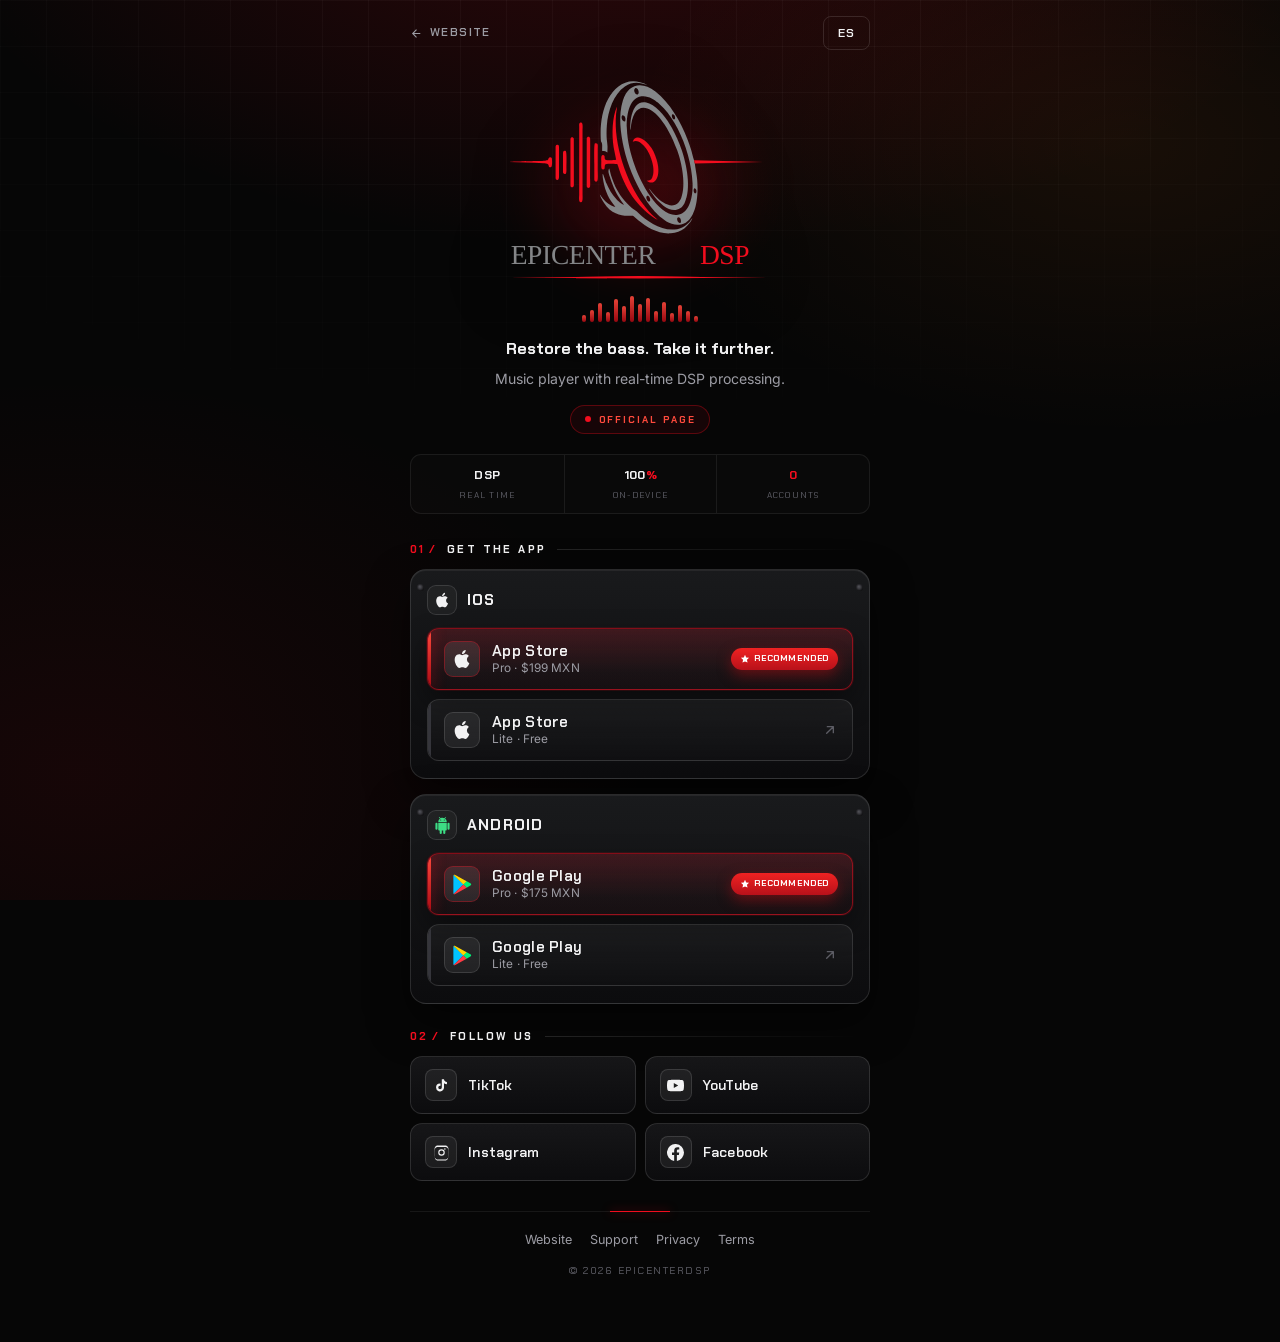
<file: links/index.html>
<!DOCTYPE html>
<html lang="es"
      data-title-es="EPICENTERDSP — Apps y redes oficiales"
      data-title-en="EPICENTERDSP — Official apps & social">
<head>
  <meta charset="UTF-8" />
  <meta name="viewport" content="width=device-width, initial-scale=1.0, viewport-fit=cover" />

  <!-- Idioma temprano: evita parpadeo antes de cargar CSS/JS -->
  <script>
    (function () {
      try {
        var s = localStorage.getItem("edsp_lang");
        var l = s || ((navigator.languages || [navigator.language || "en"])
          .some(function (x) { return String(x).toLowerCase().indexOf("es") === 0; }) ? "es" : "en");
        document.documentElement.lang = (l === "es" || l === "en") ? l : "es";
      } catch (e) { document.documentElement.lang = "es"; }
    })();
  </script>
  <!-- Crítico inline: oculta idioma inactivo antes del CSS -->
  <style>html[lang="en"] [data-lang="es"],html[lang="es"] [data-lang="en"]{display:none!important}</style>

  <title>EPICENTERDSP — Apps y redes oficiales</title>
  <meta name="description" content="Página oficial de enlaces de EPICENTERDSP. Descarga la app para iOS y Android (versión Pro de pago o Lite gratis) y síguenos en redes. Procesamiento DSP 100% local." />
  <meta name="theme-color" content="#060606" />
  <link rel="canonical" href="https://epicenterdsp.com/links/" />

  <!-- Open Graph -->
  <meta property="og:type" content="website" />
  <meta property="og:site_name" content="EPICENTERDSP" />
  <meta property="og:locale" content="es_MX" />
  <meta property="og:locale:alternate" content="en_US" />
  <meta property="og:title" content="EPICENTERDSP — Apps y redes oficiales" />
  <meta property="og:description" content="Descarga EPICENTERDSP para iOS y Android y síguenos en redes. Enlaces oficiales." />
  <meta property="og:url" content="https://epicenterdsp.com/links/" />
  <meta property="og:image" content="https://epicenterdsp.com/assets/og-image.png" />
  <meta property="og:image:width" content="1200" />
  <meta property="og:image:height" content="630" />
  <meta property="og:image:alt" content="EPICENTERDSP" />

  <!-- Twitter -->
  <meta name="twitter:card" content="summary_large_image" />
  <meta name="twitter:title" content="EPICENTERDSP — Apps y redes oficiales" />
  <meta name="twitter:description" content="Descarga EPICENTERDSP para iOS y Android y síguenos en redes. Enlaces oficiales." />
  <meta name="twitter:image" content="https://epicenterdsp.com/assets/og-image.png" />

  <!-- Iconos -->
  <link rel="icon" href="/favicon.ico" sizes="any" />
  <link rel="icon" type="image/png" sizes="32x32" href="/assets/favicon-32.png" />
  <link rel="icon" type="image/svg+xml" href="/assets/favicon.svg" />
  <link rel="apple-touch-icon" href="/assets/apple-touch-icon.png" />
  <link rel="manifest" href="/site.webmanifest" />

  <!-- Fuentes -->
  <link rel="preconnect" href="https://fonts.googleapis.com" />
  <link rel="preconnect" href="https://fonts.gstatic.com" crossorigin />
  <link href="https://fonts.googleapis.com/css2?family=Chakra+Petch:wght@500;600;700&family=Inter:wght@400;500;600&display=swap" rel="stylesheet" />

  <link rel="stylesheet" href="/css/styles.css" />
  <link rel="stylesheet" href="/css/links.css" />

  <!-- Meta bilingüe (js/i18n.js) -->
  <script type="application/json" id="i18n-meta">
  {
    "es": { "title": "EPICENTERDSP — Apps y redes oficiales", "desc": "Página oficial de enlaces de EPICENTERDSP. Descarga la app para iOS y Android (Pro de pago o Lite gratis) y síguenos en redes. Procesamiento DSP 100% local." },
    "en": { "title": "EPICENTERDSP — Official apps & social", "desc": "Official EPICENTERDSP links page. Download the app for iOS and Android (paid Pro or free Lite) and follow us on social. 100% on-device DSP processing." }
  }
  </script>
</head>

<body class="lk-body">
  <a class="skip-link" href="#lk-main"><span data-lang="es">Saltar al contenido</span><span data-lang="en">Skip to content</span></a>
  <div class="bg-fx" aria-hidden="true"></div>
  <div class="lk-tex" aria-hidden="true"></div>

  <div class="lk-page">

    <!-- ===== Barra superior mínima ===== -->
    <div class="lk-top">
      <a class="lk-home" href="/" aria-label="Ir al sitio de EPICENTERDSP">
        <svg viewBox="0 0 24 24" aria-hidden="true"><path d="M19 12H5M12 19l-7-7 7-7"/></svg>
        <span data-lang="es">Sitio</span><span data-lang="en">Website</span>
      </a>
      <button class="lang-toggle" type="button" data-lang-btn aria-label="Cambiar idioma">EN</button>
    </div>

    <main id="lk-main">

      <!-- ===== Hero ===== -->
      <header class="lk-hero lk-rv" style="--d:.02s">
        <h1 class="lk-logo">
          <img src="/assets/logo.svg" alt="EPICENTERDSP" width="240" height="183" fetchpriority="high" />
        </h1>

        <div class="lk-eq" aria-hidden="true">
          <i></i><i></i><i></i><i></i><i></i><i></i><i></i><i></i><i></i><i></i><i></i><i></i><i></i><i></i><i></i>
        </div>

        <p class="lk-tag">
          <span data-lang="es">Restaura el bajo. Llévalo al siguiente nivel.</span>
          <span data-lang="en">Restore the bass. Take it further.</span>
        </p>
        <p class="lk-desc">
          <span data-lang="es">Reproductor con procesamiento DSP en tiempo real.</span>
          <span data-lang="en">Music player with real-time DSP processing.</span>
        </p>
        <span class="lk-official">
          <span class="dot" aria-hidden="true"></span>
          <span data-lang="es">Página oficial</span><span data-lang="en">Official page</span>
        </span>

        <div class="lk-specs">
          <div>
            <b>DSP</b>
            <small><span data-lang="es">Tiempo real</span><span data-lang="en">Real time</span></small>
          </div>
          <div>
            <b>100<em>%</em></b>
            <small><span data-lang="es">Local</span><span data-lang="en">On-device</span></small>
          </div>
          <div>
            <b><em>0</em></b>
            <small><span data-lang="es">Cuentas</span><span data-lang="en">Accounts</span></small>
          </div>
        </div>
      </header>

      <!-- ===== Descarga la app ===== -->
      <section class="lk-section" aria-labelledby="lk-apps-h">
        <h2 class="lk-label lk-rv" id="lk-apps-h" style="--d:.08s">
          <span class="idx" aria-hidden="true">01 /</span>
          <span data-lang="es">Descarga la app</span><span data-lang="en">Get the app</span>
        </h2>

        <div class="lk-apps">

          <!-- iOS -->
          <div class="lk-group ios lk-rv" data-lk-group style="--d:.14s">
            <div class="lk-ghead">
              <span class="lk-plat-ic apple">
                <svg viewBox="0 0 24 24" aria-hidden="true"><path d="M17.05 12.04c-.03-2.6 2.12-3.85 2.22-3.91-1.21-1.77-3.09-2.02-3.76-2.04-1.6-.16-3.12.94-3.93.94-.81 0-2.06-.92-3.39-.9-1.74.03-3.35 1.01-4.25 2.57-1.81 3.14-.46 7.79 1.3 10.34.86 1.25 1.89 2.65 3.24 2.6 1.3-.05 1.79-.84 3.37-.84 1.57 0 2.02.84 3.39.81 1.4-.02 2.29-1.27 3.14-2.53.99-1.45 1.4-2.86 1.42-2.93-.03-.01-2.72-1.04-2.75-4.13zM14.54 4.41c.71-.87 1.19-2.07 1.06-3.28-1.02.04-2.27.68-3.01 1.55-.65.76-1.23 1.99-1.08 3.16 1.14.09 2.31-.58 3.03-1.43z"/></svg>
              </span>
              <h3>iOS</h3>
              <span class="lk-you"><span data-lang="es">Tu dispositivo</span><span data-lang="en">Your device</span></span>
            </div>
            <div class="lk-btns">
              <!-- iOS Pro (de pago · recomendada) -->
              <a class="lk-btn paid" data-link="appstore" href="https://apps.apple.com/mx/app/epicenterdsp-player/id6785658490" target="_blank" rel="noopener" aria-label="Descargar EPICENTERDSP Pro para iOS en App Store, versión de pago (recomendada)">
                <span class="lk-ic">
                  <svg viewBox="0 0 24 24" aria-hidden="true"><path d="M17.05 12.04c-.03-2.6 2.12-3.85 2.22-3.91-1.21-1.77-3.09-2.02-3.76-2.04-1.6-.16-3.12.94-3.93.94-.81 0-2.06-.92-3.39-.9-1.74.03-3.35 1.01-4.25 2.57-1.81 3.14-.46 7.79 1.3 10.34.86 1.25 1.89 2.65 3.24 2.6 1.3-.05 1.79-.84 3.37-.84 1.57 0 2.02.84 3.39.81 1.4-.02 2.29-1.27 3.14-2.53.99-1.45 1.4-2.86 1.42-2.93-.03-.01-2.72-1.04-2.75-4.13zM14.54 4.41c.71-.87 1.19-2.07 1.06-3.28-1.02.04-2.27.68-3.01 1.55-.65.76-1.23 1.99-1.08 3.16 1.14.09 2.31-.58 3.03-1.43z"/></svg>
                </span>
                <span class="lk-txt">
                  <span class="lk-t">App Store</span>
                  <span class="lk-s"><span data-lang="es">Pro · $199 MXN</span><span data-lang="en">Pro · $199 MXN</span></span>
                </span>
                <span class="lk-rec">
                  <svg viewBox="0 0 24 24" aria-hidden="true"><path d="M12 2l2.9 6.3 6.9.7-5.2 4.6 1.5 6.8L12 17.8 5.9 20.4l1.5-6.8L2.2 9l6.9-.7z"/></svg>
                  <span data-lang="es">Recomendada</span><span data-lang="en">Recommended</span>
                </span>
              </a>

              <!-- iOS Lite (gratis) — "Próximamente" hasta que exista la URL -->
              <a class="lk-btn soon" data-link="iosfree" rel="noopener" aria-disabled="true" aria-label="EPICENTERDSP Lite para iOS, versión gratuita, próximamente">
                <span class="lk-ic">
                  <svg viewBox="0 0 24 24" aria-hidden="true"><path d="M17.05 12.04c-.03-2.6 2.12-3.85 2.22-3.91-1.21-1.77-3.09-2.02-3.76-2.04-1.6-.16-3.12.94-3.93.94-.81 0-2.06-.92-3.39-.9-1.74.03-3.35 1.01-4.25 2.57-1.81 3.14-.46 7.79 1.3 10.34.86 1.25 1.89 2.65 3.24 2.6 1.3-.05 1.79-.84 3.37-.84 1.57 0 2.02.84 3.39.81 1.4-.02 2.29-1.27 3.14-2.53.99-1.45 1.4-2.86 1.42-2.93-.03-.01-2.72-1.04-2.75-4.13zM14.54 4.41c.71-.87 1.19-2.07 1.06-3.28-1.02.04-2.27.68-3.01 1.55-.65.76-1.23 1.99-1.08 3.16 1.14.09 2.31-.58 3.03-1.43z"/></svg>
                </span>
                <span class="lk-txt">
                  <span class="lk-t">App Store</span>
                  <span class="lk-s"><span data-lang="es">Lite · Gratis</span><span data-lang="en">Lite · Free</span></span>
                </span>
                <span class="lk-go" aria-hidden="true"><svg viewBox="0 0 24 24"><path d="M7 17 17 7M8 7h9v9"/></svg></span>
                <span class="lk-soon"><span data-lang="es">Próximamente</span><span data-lang="en">Coming soon</span></span>
              </a>
            </div>
          </div>

          <!-- Android -->
          <div class="lk-group android lk-rv" data-lk-group style="--d:.14s">
            <div class="lk-ghead">
              <span class="lk-plat-ic">
                <svg viewBox="0 0 24 24" aria-hidden="true"><path fill="#3ddc84" d="M6 18c0 .55.45 1 1 1h1v3.5a1.5 1.5 0 0 0 3 0V19h2v3.5a1.5 1.5 0 0 0 3 0V19h1c.55 0 1-.45 1-1V8H6v10zM3.5 8A1.5 1.5 0 0 0 2 9.5v7a1.5 1.5 0 0 0 3 0v-7A1.5 1.5 0 0 0 3.5 8zm17 0a1.5 1.5 0 0 0-1.5 1.5v7a1.5 1.5 0 0 0 3 0v-7A1.5 1.5 0 0 0 20.5 8zM15.53 2.16l1.3-1.3a.5.5 0 0 0-.7-.7l-1.48 1.48A5.9 5.9 0 0 0 12 1c-.96 0-1.86.21-2.66.59L7.87.16a.5.5 0 1 0-.7.7l1.29 1.3A5.99 5.99 0 0 0 6 7h12c0-1.99-.97-3.75-2.47-4.84zM9.5 5a.75.75 0 1 1 0-1.5.75.75 0 0 1 0 1.5zm5 0a.75.75 0 1 1 0-1.5.75.75 0 0 1 0 1.5z"/></svg>
              </span>
              <h3>Android</h3>
              <span class="lk-you"><span data-lang="es">Tu dispositivo</span><span data-lang="en">Your device</span></span>
            </div>
            <div class="lk-btns">
              <!-- Android Pro (de pago · recomendada) -->
              <a class="lk-btn paid" data-link="playfull" href="https://play.google.com/store/apps/details?id=com.epicenter.hifi" target="_blank" rel="noopener" aria-label="Descargar EPICENTERDSP Pro para Android en Google Play, versión de pago (recomendada)">
                <span class="lk-ic">
                  <svg viewBox="0 0 512 512" aria-hidden="true"><path fill="#00c3ff" d="M41 24c-5 5-8 13-8 22v420c0 10 3 17 8 22l1 1 235-235v-6L42 23z"/><path fill="#00f076" d="M354 335l-78-78v-6l78-78 2 1 92 53c27 15 27 39 0 54l-92 53z"/><path fill="#ff3a44" d="M356 334l-80-80L41 489c9 9 23 10 39 1z"/><path fill="#ffd500" d="M356 178L80 22C64 12 50 14 41 23l235 235z"/></svg>
                </span>
                <span class="lk-txt">
                  <span class="lk-t">Google Play</span>
                  <span class="lk-s"><span data-lang="es">Pro · $175 MXN</span><span data-lang="en">Pro · $175 MXN</span></span>
                </span>
                <span class="lk-rec">
                  <svg viewBox="0 0 24 24" aria-hidden="true"><path d="M12 2l2.9 6.3 6.9.7-5.2 4.6 1.5 6.8L12 17.8 5.9 20.4l1.5-6.8L2.2 9l6.9-.7z"/></svg>
                  <span data-lang="es">Recomendada</span><span data-lang="en">Recommended</span>
                </span>
              </a>

              <!-- Android Lite (gratis) -->
              <a class="lk-btn" data-link="playlite" href="https://play.google.com/store/apps/details?id=com.epicenter.dsp.lite" target="_blank" rel="noopener" aria-label="Descargar EPICENTERDSP Lite para Android en Google Play, versión gratuita">
                <span class="lk-ic">
                  <svg viewBox="0 0 512 512" aria-hidden="true"><path fill="#00c3ff" d="M41 24c-5 5-8 13-8 22v420c0 10 3 17 8 22l1 1 235-235v-6L42 23z"/><path fill="#00f076" d="M354 335l-78-78v-6l78-78 2 1 92 53c27 15 27 39 0 54l-92 53z"/><path fill="#ff3a44" d="M356 334l-80-80L41 489c9 9 23 10 39 1z"/><path fill="#ffd500" d="M356 178L80 22C64 12 50 14 41 23l235 235z"/></svg>
                </span>
                <span class="lk-txt">
                  <span class="lk-t">Google Play</span>
                  <span class="lk-s"><span data-lang="es">Lite · Gratis</span><span data-lang="en">Lite · Free</span></span>
                </span>
                <span class="lk-go" aria-hidden="true"><svg viewBox="0 0 24 24"><path d="M7 17 17 7M8 7h9v9"/></svg></span>
              </a>
            </div>
          </div>

        </div>
      </section>

      <!-- ===== Redes sociales ===== -->
      <section class="lk-section" aria-labelledby="lk-social-h" data-lk-group>
        <h2 class="lk-label lk-rv" id="lk-social-h" style="--d:.2s">
          <span class="idx" aria-hidden="true">02 /</span>
          <span data-lang="es">Síguenos</span><span data-lang="en">Follow us</span>
        </h2>
        <div class="lk-social-grid lk-rv" style="--d:.26s">
          <a class="lk-social tt" data-social="tiktok" target="_blank" rel="noopener" hidden aria-label="EPICENTERDSP en TikTok">
            <span class="lk-ic"><svg viewBox="0 0 24 24" aria-hidden="true"><path d="M16.6 5.82a4.28 4.28 0 0 1-1.06-2.82h-3.1v11.9a2.52 2.52 0 0 1-2.52 2.52 2.52 2.52 0 0 1 0-5.04c.26 0 .51.04.74.11V9.34a5.66 5.66 0 0 0-.74-.05A5.62 5.62 0 0 0 4.3 14.9a5.62 5.62 0 0 0 9.94 3.6 5.6 5.6 0 0 0 1.3-3.6V8.9a7.3 7.3 0 0 0 4.16 1.3V7.1a4.28 4.28 0 0 1-3.1-1.28z"/></svg></span>
            <span>TikTok</span>
          </a>
          <a class="lk-social yt" data-social="youtube" target="_blank" rel="noopener" hidden aria-label="EPICENTERDSP en YouTube">
            <span class="lk-ic"><svg viewBox="0 0 24 24" aria-hidden="true"><path d="M23.5 6.5a3 3 0 0 0-2.1-2.13C19.5 3.85 12 3.85 12 3.85s-7.5 0-9.4.52A3 3 0 0 0 .5 6.5 31.2 31.2 0 0 0 0 12a31.2 31.2 0 0 0 .5 5.5 3 3 0 0 0 2.1 2.13c1.9.52 9.4.52 9.4.52s7.5 0 9.4-.52a3 3 0 0 0 2.1-2.13A31.2 31.2 0 0 0 24 12a31.2 31.2 0 0 0-.5-5.5zM9.6 15.6V8.4l6.25 3.6z"/></svg></span>
            <span>YouTube</span>
          </a>
          <a class="lk-social ig" data-social="instagram" target="_blank" rel="noopener" hidden aria-label="EPICENTERDSP en Instagram">
            <span class="lk-ic"><svg viewBox="0 0 24 24" aria-hidden="true"><path d="M12 2.16c3.2 0 3.58.01 4.85.07 1.17.05 1.8.25 2.23.41.56.22.96.48 1.38.9.42.42.68.82.9 1.38.16.42.36 1.06.41 2.23.06 1.27.07 1.65.07 4.85s-.01 3.58-.07 4.85c-.05 1.17-.25 1.8-.41 2.23-.22.56-.48.96-.9 1.38-.42.42-.82.68-1.38.9-.42.16-1.06.36-2.23.41-1.27.06-1.65.07-4.85.07s-3.58-.01-4.85-.07c-1.17-.05-1.8-.25-2.23-.41a3.7 3.7 0 0 1-1.38-.9 3.7 3.7 0 0 1-.9-1.38c-.16-.42-.36-1.06-.41-2.23-.06-1.27-.07-1.65-.07-4.85s.01-3.58.07-4.85c.05-1.17.25-1.8.41-2.23.22-.56.48-.96.9-1.38.42-.42.82-.68 1.38-.9.42-.16 1.06-.36 2.23-.41C8.42 2.17 8.8 2.16 12 2.16zm0 1.94c-3.15 0-3.5.01-4.74.07-1.14.05-1.76.24-2.17.4-.55.21-.94.47-1.35.88-.41.41-.67.8-.88 1.35-.16.41-.35 1.03-.4 2.17-.06 1.24-.07 1.6-.07 4.74s.01 3.5.07 4.74c.05 1.14.24 1.76.4 2.17.21.55.47.94.88 1.35.41.41.8.67 1.35.88.41.16 1.03.35 2.17.4 1.24.06 1.6.07 4.74.07s3.5-.01 4.74-.07c1.14-.05 1.76-.24 2.17-.4.55-.21.94-.47 1.35-.88.41-.41.67-.8.88-1.35.16-.41.35-1.03.4-2.17.06-1.24.07-1.6.07-4.74s-.01-3.5-.07-4.74c-.05-1.14-.24-1.76-.4-2.17a3.6 3.6 0 0 0-.88-1.35 3.6 3.6 0 0 0-1.35-.88c-.41-.16-1.03-.35-2.17-.4-1.24-.06-1.59-.07-4.74-.07zm0 3.3a4.6 4.6 0 1 1 0 9.2 4.6 4.6 0 0 1 0-9.2zm0 7.58a2.98 2.98 0 1 0 0-5.96 2.98 2.98 0 0 0 0 5.96zm5.85-7.8a1.07 1.07 0 1 1-2.15 0 1.07 1.07 0 0 1 2.15 0z"/></svg></span>
            <span>Instagram</span>
          </a>
          <a class="lk-social fb" data-social="facebook" target="_blank" rel="noopener" hidden aria-label="EPICENTERDSP en Facebook">
            <span class="lk-ic"><svg viewBox="0 0 24 24" aria-hidden="true"><path d="M24 12a12 12 0 1 0-13.88 11.85v-8.38H7.08V12h3.04V9.36c0-3 1.79-4.66 4.53-4.66 1.31 0 2.68.24 2.68.24v2.95H15.9c-1.49 0-1.95.92-1.95 1.87V12h3.32l-.53 3.47h-2.79v8.38A12 12 0 0 0 24 12z"/></svg></span>
            <span>Facebook</span>
          </a>
        </div>
      </section>

      <!-- ===== Footer ===== -->
      <footer class="lk-foot lk-rv" style="--d:.32s">
        <nav class="lk-foot-links" aria-label="Enlaces del sitio">
          <a href="/"><span data-lang="es">Sitio web</span><span data-lang="en">Website</span></a>
          <a href="/support/"><span data-lang="es">Soporte</span><span data-lang="en">Support</span></a>
          <a href="/privacy/"><span data-lang="es">Privacidad</span><span data-lang="en">Privacy</span></a>
          <a href="/terms/"><span data-lang="es">Términos</span><span data-lang="en">Terms</span></a>
        </nav>
        <p class="cprt">© <span data-year>2026</span> EPICENTERDSP</p>
      </footer>

    </main>
  </div>

  <script src="/js/i18n.js" defer></script>
  <script src="/js/config.js" defer></script>
  <script src="/js/links.js" defer></script>
</body>
</html>
</file>
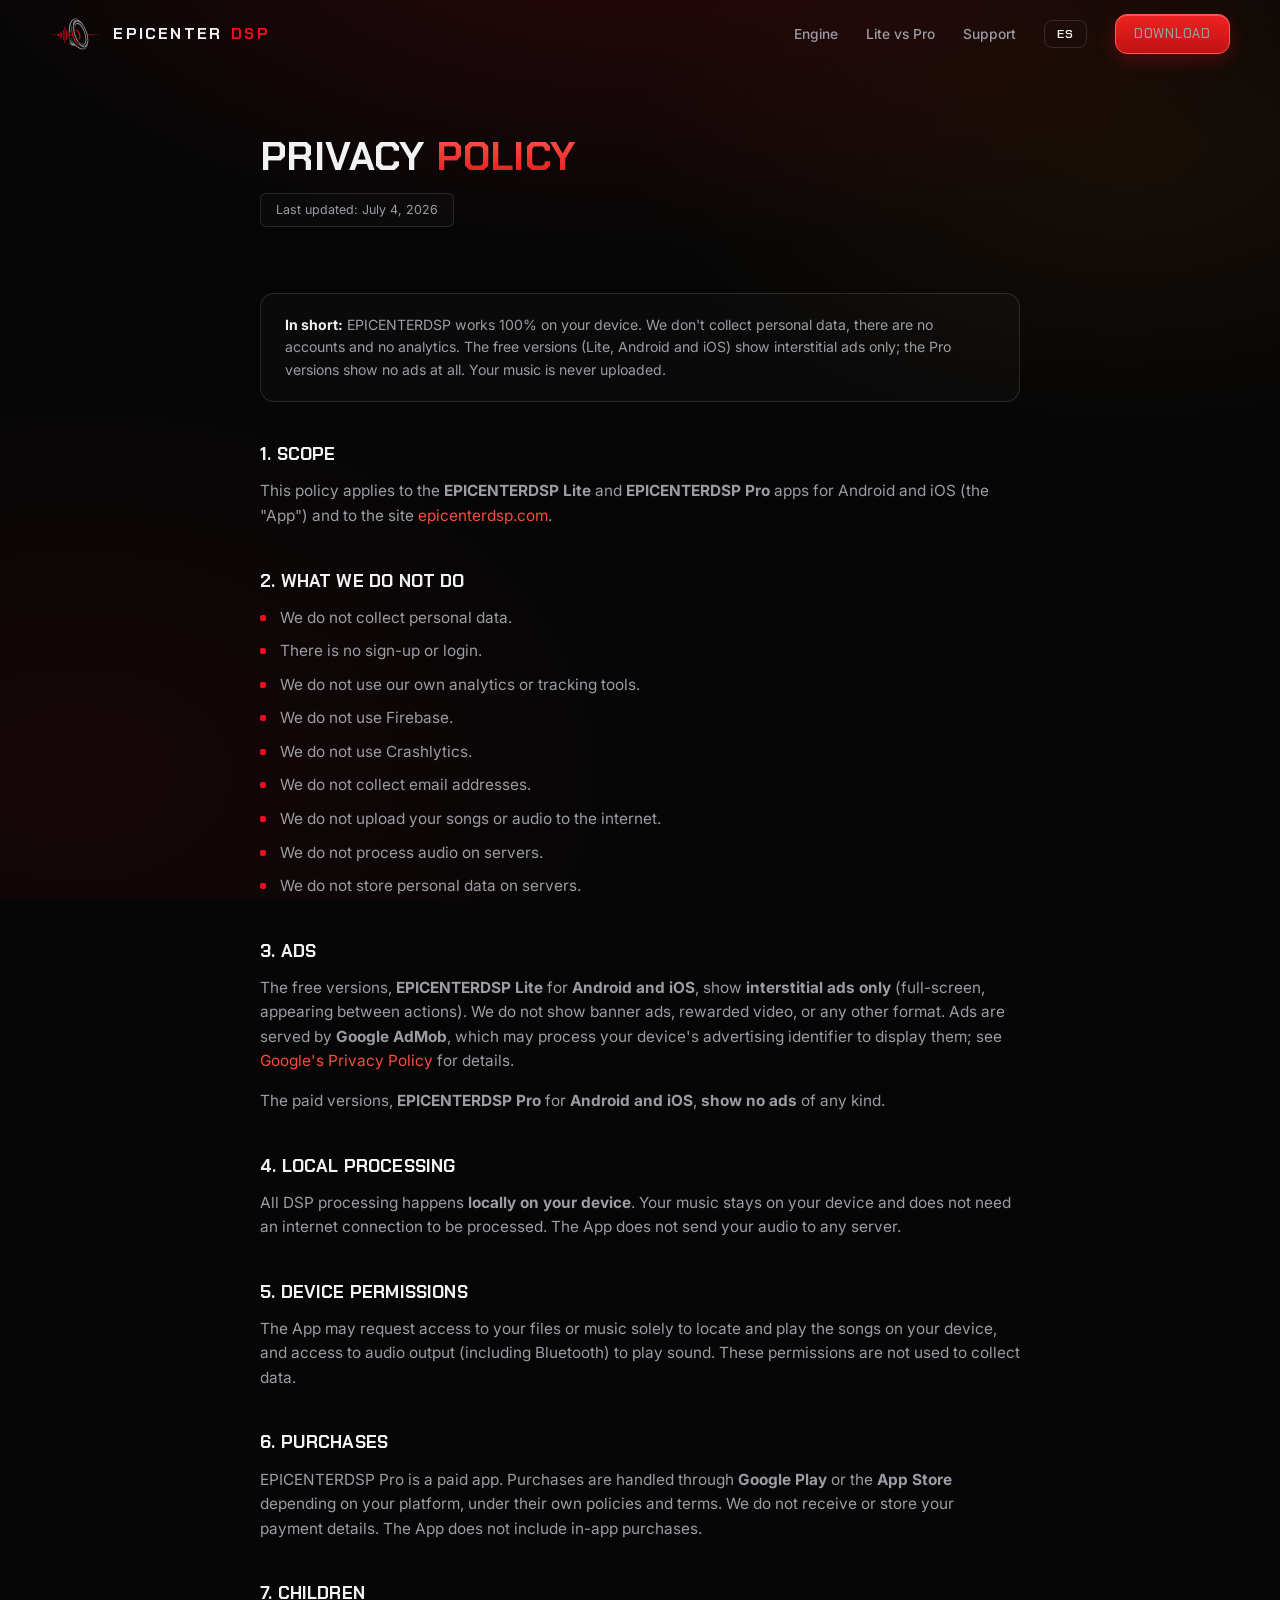
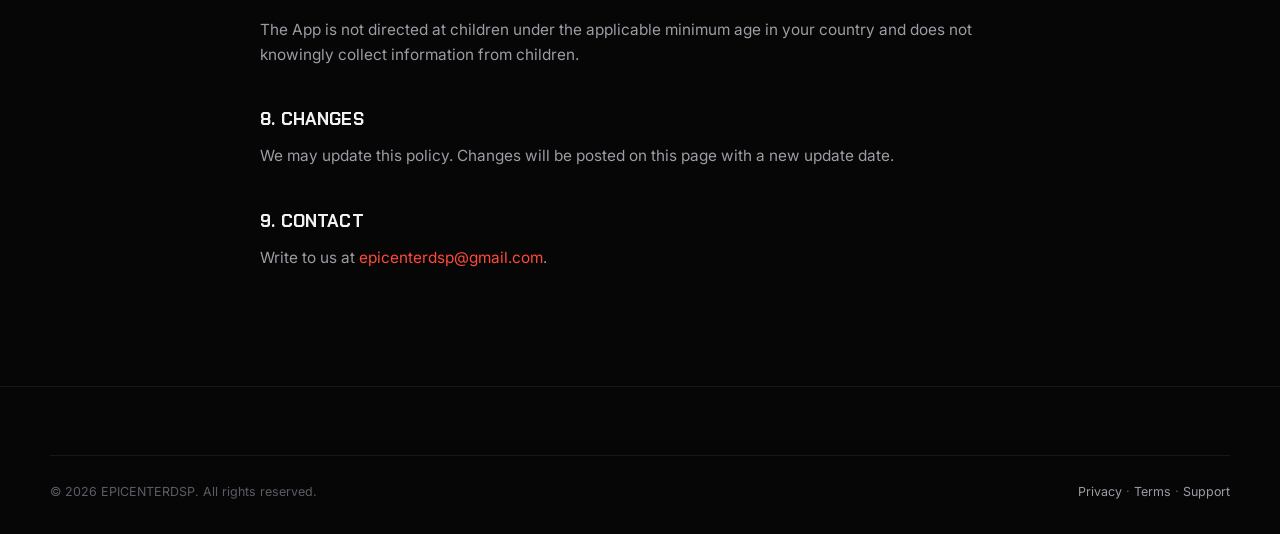
<file: privacy/index.html>
<!DOCTYPE html>
<html lang="es"
      data-title-es="Política de privacidad — EPICENTERDSP"
      data-title-en="Privacy Policy — EPICENTERDSP">
<head>
  <meta charset="UTF-8" />
  <meta name="viewport" content="width=device-width, initial-scale=1.0" />
  <script>(function(){try{var s=localStorage.getItem("edsp_lang");var l=s||((navigator.languages||[navigator.language||"en"]).some(function(x){return String(x).toLowerCase().indexOf("es")===0})?"es":"en");document.documentElement.lang=(l==="es"||l==="en")?l:"es";}catch(e){document.documentElement.lang="es";}})();</script>
  <title>Política de privacidad — EPICENTERDSP</title>
  <meta name="description" content="Política de privacidad de EPICENTERDSP: sin recolección de datos personales, sin cuentas ni analytics. Las versiones Lite muestran solo anuncios intersticiales; las Pro no muestran anuncios. Procesamiento 100% local." />
  <link rel="canonical" href="https://epicenterdsp.com/privacy/" />
  <link rel="icon" href="/favicon.ico" sizes="any" />
  <link rel="icon" type="image/png" sizes="32x32" href="/assets/favicon-32.png" />
  <link rel="icon" type="image/svg+xml" href="/assets/favicon.svg" />
  <link rel="apple-touch-icon" href="/assets/apple-touch-icon.png" />
  <link rel="preconnect" href="https://fonts.googleapis.com" />
  <link rel="preconnect" href="https://fonts.gstatic.com" crossorigin />
  <link href="https://fonts.googleapis.com/css2?family=Chakra+Petch:wght@500;600;700&family=Inter:wght@400;500;600&display=swap" rel="stylesheet" />
  <link rel="stylesheet" href="/css/styles.css" />
  <script type="application/json" id="i18n-meta">
  {"es":{"title":"Política de privacidad — EPICENTERDSP","desc":"Política de privacidad de EPICENTERDSP: sin recolección de datos, sin cuentas ni analytics. Lite muestra solo anuncios intersticiales; Pro sin anuncios. Procesamiento 100% local."},
   "en":{"title":"Privacy Policy — EPICENTERDSP","desc":"EPICENTERDSP Privacy Policy: no data collection, no accounts, no analytics. Lite shows interstitial ads only; Pro has no ads. 100% on-device processing."}}
  </script>
</head>
<body>
  <a class="skip-link" href="#main"><span data-lang="es">Saltar al contenido</span><span data-lang="en">Skip to content</span></a>
  <div class="bg-fx" aria-hidden="true"></div>

  <header class="nav scrolled" id="nav">
    <div class="wrap nav-inner">
      <a href="/" class="brand" aria-label="EPICENTERDSP">
        <img class="brand-mark" src="/assets/mark.svg" alt="EPICENTERDSP" width="52" height="32" />
        <span class="brand-word">EPICENTER <em>DSP</em></span>
      </a>
      <nav class="nav-links" id="navLinks" aria-label="Principal">
        <a href="/#engine"><span data-lang="es">Motor</span><span data-lang="en">Engine</span></a>
        <a href="/#versions">Lite vs Pro</a>
        <a href="/support/"><span data-lang="es">Soporte</span><span data-lang="en">Support</span></a>
        <button class="lang-toggle" type="button" data-lang-btn aria-label="Cambiar idioma">EN</button>
        <a href="/#download" class="btn nav-cta"><span data-lang="es">Descargar</span><span data-lang="en">Download</span></a>
      </nav>
      <div class="nav-mobile-actions">
        <button class="lang-toggle" type="button" data-lang-btn aria-label="Cambiar idioma">EN</button>
        <button class="nav-burger" type="button" aria-label="Abrir menú" aria-expanded="false" aria-controls="navLinks"><span></span><span></span><span></span></button>
      </div>
    </div>
  </header>

  <main class="doc-page" id="main">
    <div class="wrap">
      <article class="doc">
        <h1><span data-lang="es">Política de <span class="grad-txt">privacidad</span></span><span data-lang="en">Privacy <span class="grad-txt">Policy</span></span></h1>
        <p class="doc-meta"><span data-lang="es">Última actualización: 4 de julio de 2026</span><span data-lang="en">Last updated: July 4, 2026</span></p>

        <div class="callout info">
          <p><span data-lang="es"><strong>En resumen:</strong> EPICENTERDSP funciona 100% en tu dispositivo. No recolectamos datos personales, no hay cuentas y no hay analytics. Las versiones gratuitas (Lite, Android e iOS) muestran únicamente anuncios intersticiales; las versiones Pro no muestran ningún anuncio. Tu música nunca se sube a internet.</span><span data-lang="en"><strong>In short:</strong> EPICENTERDSP works 100% on your device. We don't collect personal data, there are no accounts and no analytics. The free versions (Lite, Android and iOS) show interstitial ads only; the Pro versions show no ads at all. Your music is never uploaded.</span></p>
        </div>

        <h2><span data-lang="es">1. Alcance</span><span data-lang="en">1. Scope</span></h2>
        <p><span data-lang="es">Esta política aplica a las aplicaciones <strong>EPICENTERDSP Lite</strong> y <strong>EPICENTERDSP Pro</strong> para Android e iOS (la "App") y al sitio <a href="/">epicenterdsp.com</a>.</span><span data-lang="en">This policy applies to the <strong>EPICENTERDSP Lite</strong> and <strong>EPICENTERDSP Pro</strong> apps for Android and iOS (the "App") and to the site <a href="/">epicenterdsp.com</a>.</span></p>

        <h2><span data-lang="es">2. Qué NO hacemos</span><span data-lang="en">2. What we do NOT do</span></h2>
        <ul>
          <li><span data-lang="es">No recolectamos datos personales.</span><span data-lang="en">We do not collect personal data.</span></li>
          <li><span data-lang="es">No hay registro ni inicio de sesión.</span><span data-lang="en">There is no sign-up or login.</span></li>
          <li><span data-lang="es">No usamos analytics ni herramientas de rastreo propias.</span><span data-lang="en">We do not use our own analytics or tracking tools.</span></li>
          <li><span data-lang="es">No usamos Firebase.</span><span data-lang="en">We do not use Firebase.</span></li>
          <li><span data-lang="es">No usamos Crashlytics.</span><span data-lang="en">We do not use Crashlytics.</span></li>
          <li><span data-lang="es">No recolectamos correos electrónicos.</span><span data-lang="en">We do not collect email addresses.</span></li>
          <li><span data-lang="es">No subimos tus canciones ni tu audio a internet.</span><span data-lang="en">We do not upload your songs or audio to the internet.</span></li>
          <li><span data-lang="es">No procesamos audio en servidores.</span><span data-lang="en">We do not process audio on servers.</span></li>
          <li><span data-lang="es">No almacenamos datos personales en servidores.</span><span data-lang="en">We do not store personal data on servers.</span></li>
        </ul>

        <h2><span data-lang="es">3. Anuncios</span><span data-lang="en">3. Ads</span></h2>
        <p><span data-lang="es">Las versiones gratuitas, <strong>EPICENTERDSP Lite</strong> para <strong>Android e iOS</strong>, muestran <strong>únicamente anuncios intersticiales</strong> (a pantalla completa, que aparecen entre acciones). No mostramos anuncios de banner, video con recompensa ni ningún otro formato. Los anuncios son servidos por <strong>Google AdMob</strong>, que puede procesar un identificador de publicidad de tu dispositivo para mostrarlos; para más detalles consulta la <a href="https://policies.google.com/privacy" target="_blank" rel="noopener">política de privacidad de Google</a>.</span><span data-lang="en">The free versions, <strong>EPICENTERDSP Lite</strong> for <strong>Android and iOS</strong>, show <strong>interstitial ads only</strong> (full-screen, appearing between actions). We do not show banner ads, rewarded video, or any other format. Ads are served by <strong>Google AdMob</strong>, which may process your device's advertising identifier to display them; see <a href="https://policies.google.com/privacy" target="_blank" rel="noopener">Google's Privacy Policy</a> for details.</span></p>
        <p><span data-lang="es">Las versiones de paga, <strong>EPICENTERDSP Pro</strong> para <strong>Android e iOS</strong>, <strong>no muestran ningún anuncio</strong> de ningún tipo.</span><span data-lang="en">The paid versions, <strong>EPICENTERDSP Pro</strong> for <strong>Android and iOS</strong>, <strong>show no ads</strong> of any kind.</span></p>

        <h2><span data-lang="es">4. Procesamiento local</span><span data-lang="en">4. Local processing</span></h2>
        <p><span data-lang="es">Todo el procesamiento DSP ocurre <strong>localmente en tu dispositivo</strong>. Tu música permanece en tu dispositivo y no necesita conexión a internet para ser procesada. La App no envía tu audio a ningún servidor.</span><span data-lang="en">All DSP processing happens <strong>locally on your device</strong>. Your music stays on your device and does not need an internet connection to be processed. The App does not send your audio to any server.</span></p>

        <h2><span data-lang="es">5. Permisos del dispositivo</span><span data-lang="en">5. Device permissions</span></h2>
        <p><span data-lang="es">La App puede pedir acceso a tus archivos o a tu música únicamente para localizar y reproducir las canciones que están en tu dispositivo, y acceso a la salida de audio (incluido Bluetooth) para reproducir el sonido. Estos permisos no se usan para recolectar datos.</span><span data-lang="en">The App may request access to your files or music solely to locate and play the songs on your device, and access to audio output (including Bluetooth) to play sound. These permissions are not used to collect data.</span></p>

        <h2><span data-lang="es">6. Compras</span><span data-lang="en">6. Purchases</span></h2>
        <p><span data-lang="es">EPICENTERDSP Pro es una app de paga. Las compras se gestionan a través de <strong>Google Play</strong> o <strong>App Store</strong> según tu plataforma, bajo sus propias políticas y condiciones. No recibimos ni almacenamos los datos de tu método de pago. La App no incluye compras dentro de la aplicación.</span><span data-lang="en">EPICENTERDSP Pro is a paid app. Purchases are handled through <strong>Google Play</strong> or the <strong>App Store</strong> depending on your platform, under their own policies and terms. We do not receive or store your payment details. The App does not include in-app purchases.</span></p>

        <h2><span data-lang="es">7. Menores</span><span data-lang="en">7. Children</span></h2>
        <p><span data-lang="es">La App no está dirigida a menores de la edad mínima aplicable en tu país y no recolecta conscientemente información de menores.</span><span data-lang="en">The App is not directed at children under the applicable minimum age in your country and does not knowingly collect information from children.</span></p>

        <h2><span data-lang="es">8. Cambios</span><span data-lang="en">8. Changes</span></h2>
        <p><span data-lang="es">Podemos actualizar esta política. Los cambios se publicarán en esta página con una nueva fecha de actualización.</span><span data-lang="en">We may update this policy. Changes will be posted on this page with a new update date.</span></p>

        <h2><span data-lang="es">9. Contacto</span><span data-lang="en">9. Contact</span></h2>
        <p><span data-lang="es">Escríbenos a <a data-email data-email-text href="mailto:epicenterdsp@gmail.com">epicenterdsp@gmail.com</a>.</span><span data-lang="en">Write to us at <a data-email data-email-text href="mailto:epicenterdsp@gmail.com">epicenterdsp@gmail.com</a>.</span></p>
      </article>
    </div>
  </main>

  <footer>
    <div class="wrap">
      <div class="footer-bottom">
        <p>© <span data-year>2026</span> EPICENTERDSP. <span data-lang="es">Todos los derechos reservados.</span><span data-lang="en">All rights reserved.</span></p>
        <p><a href="/privacy/" style="color:var(--muted)"><span data-lang="es">Privacidad</span><span data-lang="en">Privacy</span></a> · <a href="/terms/" style="color:var(--muted)"><span data-lang="es">Términos</span><span data-lang="en">Terms</span></a> · <a href="/support/" style="color:var(--muted)"><span data-lang="es">Soporte</span><span data-lang="en">Support</span></a></p>
      </div>
    </div>
  </footer>

  <script src="/js/i18n.js" defer></script>
  <script src="/js/config.js" defer></script>
  <script src="/js/main.js" defer></script>
</body>
</html>
</file>
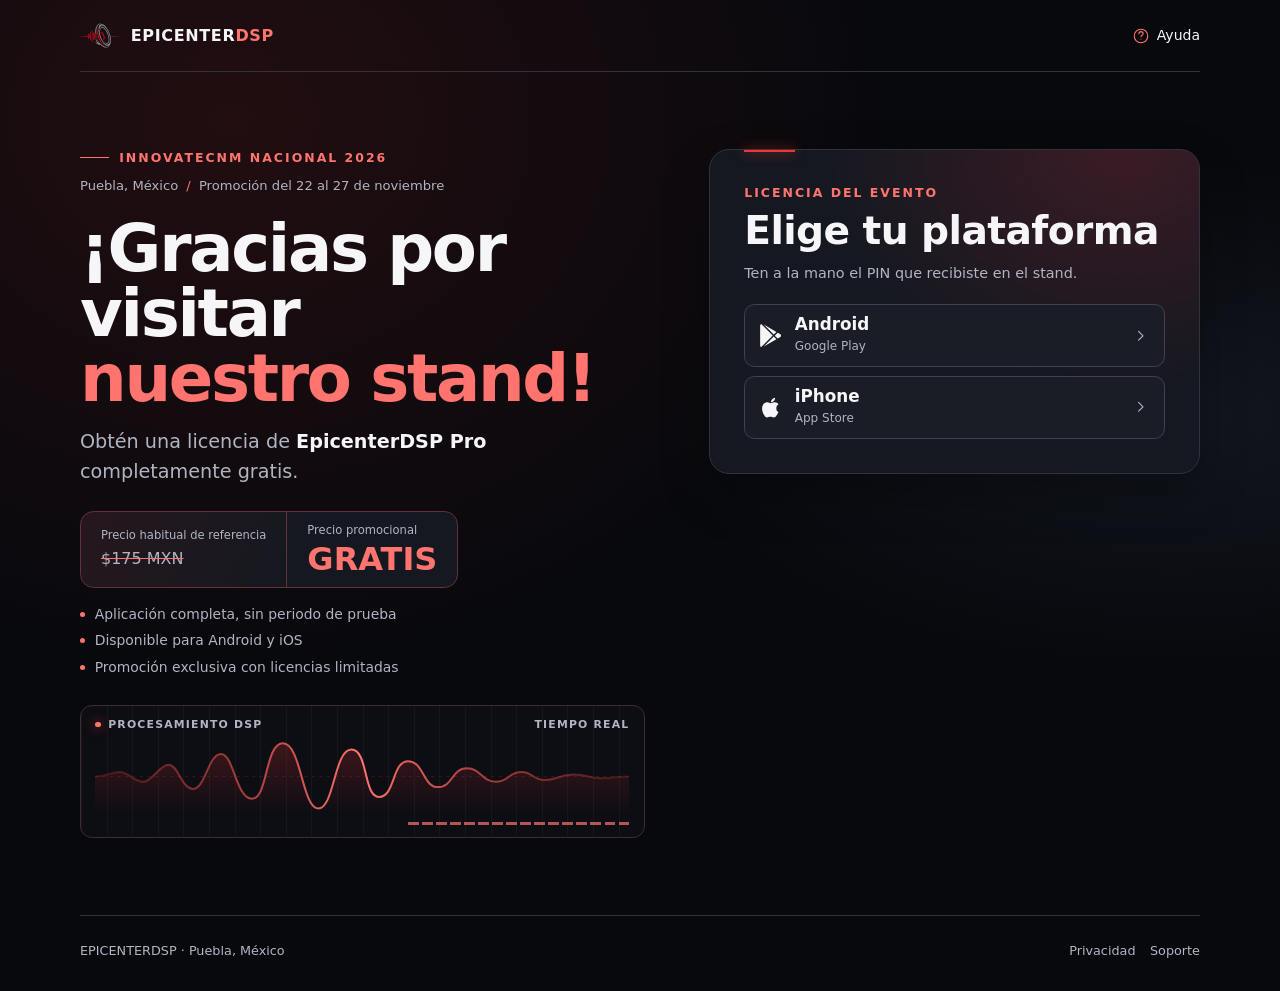
<file: puebla2026/index.html>
<!doctype html>
<html lang="es-MX">
<head>
  <meta charset="utf-8">
  <meta name="viewport" content="width=device-width, initial-scale=1">
  <meta name="theme-color" content="#08090D">
  <meta name="referrer" content="no-referrer">
  <meta http-equiv="Content-Security-Policy" content="default-src 'self'; script-src 'self' https://challenges.cloudflare.com; frame-src https://challenges.cloudflare.com; style-src 'self' https://fonts.googleapis.com; font-src 'self' https://fonts.gstatic.com; connect-src 'self' https://*.supabase.co http://127.0.0.1:54321 http://localhost:54321; object-src 'none'; base-uri 'none'; form-action 'none'">
  <meta name="description" content="Canjea tu invitación del stand de EPICENTERDSP en InnovaTecNM Nacional Puebla 2026 y obtén una licencia de EpicenterDSP Pro para Android o iPhone.">
  <title>InnovaTecNM Puebla 2026 | EPICENTERDSP</title>
  <link rel="canonical" href="https://epicenterdsp.com/puebla2026/">
  <link rel="icon" type="image/svg+xml" href="../assets/favicon.svg">
  <link rel="apple-touch-icon" href="../assets/apple-touch-icon.png">
  <link rel="preconnect" href="https://fonts.googleapis.com">
  <link rel="preconnect" href="https://fonts.gstatic.com" crossorigin>
  <link rel="stylesheet" href="https://fonts.googleapis.com/css2?family=Chakra+Petch:wght@500;600;700&amp;family=Inter:wght@400;500;600;700&amp;display=swap">
  <link rel="stylesheet" href="./puebla.css">
  <script type="module" src="./visitor.js"></script>
</head>
<body class="puebla-body puebla-visitor">
  <a class="puebla-skip" href="#licencia">Ir a la licencia</a>

  <header class="puebla-header puebla-shell">
    <a class="puebla-brand" href="../" aria-label="Sitio oficial de EPICENTERDSP">
      <img src="../assets/mark.svg" alt="" width="42" height="26">
      <span>EPICENTER<em>DSP</em></span>
    </a>
    <a class="puebla-header-link" href="../support/">
      <svg viewBox="0 0 24 24" width="18" height="18" fill="none" stroke="currentColor" stroke-width="1.5" aria-hidden="true"><circle cx="12" cy="12" r="9"/><path stroke-linecap="round" d="M9.2 9a2.8 2.8 0 0 1 5.6 0c0 2-2.8 2-2.8 4m0 3h.01"/></svg>
      Ayuda
    </a>
  </header>

  <main class="puebla-shell puebla-main">
    <section class="puebla-hero" aria-labelledby="bienvenida">
      <p class="puebla-kicker puebla-hero-event">InnovaTecNM Nacional 2026</p>
      <p class="puebla-hero-location">Puebla, México <span aria-hidden="true">/</span> Promoción del 22 al 27 de noviembre</p>

      <h1 id="bienvenida">¡Gracias por visitar <span>nuestro stand!</span></h1>
      <p class="puebla-intro">Obtén una licencia de <strong>EpicenterDSP Pro</strong> completamente gratis.</p>

      <div class="puebla-offer">
        <div class="puebla-price">
          <span>Precio habitual de referencia</span>
          <s>$175 MXN</s>
        </div>
        <div class="puebla-price puebla-price--promo">
          <span>Precio promocional</span>
          <strong>GRATIS</strong>
        </div>
      </div>
      <ul class="puebla-benefits" aria-label="Detalles de la promoción">
        <li>Aplicación completa, sin periodo de prueba</li>
        <li>Disponible para Android y iOS</li>
        <li>Promoción exclusiva con licencias limitadas</li>
      </ul>

    </section>

    <section class="puebla-panel puebla-claim" id="licencia" aria-label="Licencia de EpicenterDSP Pro">
      <div id="claim-controls">
        <p class="puebla-kicker">Licencia del evento</p>
        <h2 id="platform-heading">Elige tu plataforma</h2>
        <p class="puebla-claim-intro">Ten a la mano el PIN que recibiste en el stand.</p>

        <div class="puebla-platforms" role="group" aria-labelledby="platform-heading">
          <button type="button" class="puebla-platform" data-platform="android" aria-pressed="false" aria-label="Obtener EpicenterDSP Pro para Android" disabled>
            <svg class="puebla-platform-icon" viewBox="0 0 512 512" aria-hidden="true"><path d="M325.3 234.3L104.6 13l280.8 161.2-60.1 60.1zM47 0C34 6.8 25.3 19.2 25.3 35.3v441.3c0 16.1 8.7 28.5 21.7 35.3l256.6-256L47 0zm425.2 225.6l-58.9-34.1-65.7 65.7 65.7 65.7 58.9-34.1c18-14.3 18-46.5-1.2-60.8zM104.6 499l280.8-161.2-60.1-60.1L104.6 499z"/></svg>
            <span><strong>Android</strong><small>Google Play</small></span>
            <svg class="puebla-platform-arrow" viewBox="0 0 24 24" fill="none" stroke="currentColor" stroke-width="1.6" aria-hidden="true"><path d="m9 6 6 6-6 6" stroke-linecap="round" stroke-linejoin="round"/></svg>
          </button>
          <button type="button" class="puebla-platform" data-platform="ios" aria-pressed="false" aria-label="Obtener EpicenterDSP Pro para iPhone" disabled>
            <svg class="puebla-platform-icon" viewBox="0 0 384 512" aria-hidden="true"><path d="M318.7 268.7c-.2-36.7 16.4-64.4 50-84.8-18.8-26.9-47.2-41.7-84.7-44.6-35.5-2.8-74.3 20.7-87.6 20.7-14 0-47-19.7-73-19.7C64.2 140.3 4 185.3 4 274.4c0 75.1 54.7 201.2 114.3 201.2 20.3 0 36.1-15.7 70.7-15.7 34 0 47.1 15.7 70.4 15.7 52 0 90.2-89.5 105.8-122.4-40.6-19.2-46.3-51-46.5-84.5zM268.3 107c14.6-17.7 25.8-41.9 23.9-66-22.8 1-50.5 15.3-66.7 34-14.7 16.6-27.2 41-24.8 64.6 25.3 2 51-12.8 67.6-32.6z"/></svg>
            <span><strong>iPhone</strong><small>App Store</small></span>
            <svg class="puebla-platform-arrow" viewBox="0 0 24 24" fill="none" stroke="currentColor" stroke-width="1.6" aria-hidden="true"><path d="m9 6 6 6-6 6" stroke-linecap="round" stroke-linejoin="round"/></svg>
          </button>
        </div>

        <p class="puebla-notice" id="availability-status" role="status" data-tone="info"></p>
        <button class="puebla-text-button" id="retry-availability" type="button" hidden>Volver a consultar disponibilidad</button>
        <noscript><p class="puebla-notice" data-tone="warning">Activa JavaScript y vuelve a abrir la página para usar tu invitación.</p></noscript>

        <form class="puebla-form" id="claim-form" method="post" autocomplete="off" hidden>
          <label for="invite-pin">PIN de invitación</label>
          <input class="puebla-input puebla-pin" id="invite-pin" type="text" placeholder="XXXX-XXXX-XXXX-XXXX" maxlength="32" autocapitalize="characters" autocorrect="off" spellcheck="false" autocomplete="off" aria-describedby="pin-help claim-status" required>
          <p id="pin-help">Guarda tu PIN. Si ya recibiste una licencia, úsalo otra vez para recuperar el mismo código.</p>
          <div id="turnstile-widget"></div>
          <button type="submit" class="puebla-button puebla-button--primary" id="submit-pin">Obtener o recuperar licencia</button>
        </form>
        <p class="puebla-notice" id="claim-status" role="status" data-tone="info"></p>
      </div>

      <div class="puebla-result" id="claim-result" hidden>
        <p class="puebla-kicker">EpicenterDSP Pro <span aria-hidden="true">/</span> <span id="result-platform"></span></p>
        <h2 id="result-heading" tabindex="-1">Tu licencia está lista</h2>
        <p id="result-description"></p>

        <div class="puebla-code-box">
          <span>Código promocional</span>
          <code id="promo-code" dir="ltr"></code>
        </div>
        <div class="puebla-result-actions">
          <button class="puebla-button" id="copy-code" type="button">Copiar código</button>
          <a class="puebla-button puebla-button--primary" id="redeem-android" target="_blank" rel="noopener noreferrer" hidden>Canjear en Google Play</a>
          <a class="puebla-button puebla-button--primary" id="redeem-ios" href="https://apps.apple.com/mx/app/epicenterdsp-player/id6785658490" target="_blank" rel="noopener noreferrer" hidden>Abrir App Store</a>
        </div>
        <p class="puebla-notice" id="copy-status" role="status"></p>

        <div id="ios-instructions" class="puebla-store-help" hidden>
          <h3>Cómo canjear en iPhone</h3>
          <ol>
            <li>Copia tu código y abre App Store en tu iPhone.</li>
            <li>Toca tu foto de perfil y elige <strong>Canjear tarjeta de regalo o código</strong>.</li>
            <li>Elige <strong>Ingresar código manualmente</strong>, pega el código y confirma el canje.</li>
          </ol>
          <a href="https://support.apple.com/es-mx/118242?device-type=iphone" target="_blank" rel="noopener noreferrer">Ver la pantalla de canje en Soporte de Apple</a>
        </div>
        <p class="puebla-result-reminder">Si aún no lo has canjeado, completa el canje en la tienda. Conserva tu PIN para volver a consultar este código.</p>
      </div>
    </section>
    <div class="puebla-signal" aria-hidden="true">
      <div class="puebla-signal-caption"><span><b></b> Procesamiento DSP</span><span>Tiempo real</span></div>
      <svg class="puebla-wave" viewBox="0 0 500 86" preserveAspectRatio="none" fill="none">
        <defs>
          <linearGradient id="puebla-wave-line"><stop stop-color="#E53935" stop-opacity=".2"/><stop offset=".5" stop-color="#FF746E"/><stop offset="1" stop-color="#E53935" stop-opacity=".2"/></linearGradient>
          <linearGradient id="puebla-wave-fill" x2="0" y2="1"><stop stop-color="#E53935" stop-opacity=".22"/><stop offset="1" stop-color="#E53935" stop-opacity="0"/></linearGradient>
        </defs>
        <path d="M0 43H500" stroke="#e53935" stroke-opacity=".25" stroke-dasharray="3 4"/>
        <path d="M0 43C12 43 14 38 23 38S36 49 45 49 60 30 69 30 81 57 92 57 106 18 118 18 132 68 147 68 159 6 176 6 194 79 209 79 224 13 240 13 251 66 266 66 278 26 293 26 307 55 321 55 334 34 348 34 362 49 375 49 387 38 399 38 409 47 421 47 434 41 448 41 462 45 474 45 488 43 500 43V86H0Z" fill="url(#puebla-wave-fill)"/>
        <path d="M0 43C12 43 14 38 23 38S36 49 45 49 60 30 69 30 81 57 92 57 106 18 118 18 132 68 147 68 159 6 176 6 194 79 209 79 224 13 240 13 251 66 266 66 278 26 293 26 307 55 321 55 334 34 348 34 362 49 375 49 387 38 399 38 409 47 421 47 434 41 448 41 462 45 474 45 488 43 500 43" stroke="url(#puebla-wave-line)" stroke-width="2" vector-effect="non-scaling-stroke"/>
      </svg>
      <div class="puebla-meter"><i></i><i></i><i></i><i></i><i></i><i></i><i></i><i></i><i></i><i></i><i></i><i></i><i></i><i></i><i></i><i></i></div>
    </div>
  </main>

  <footer class="puebla-footer puebla-shell">
    <span>EPICENTERDSP <span aria-hidden="true">·</span> Puebla, México</span>
    <nav aria-label="Información del sitio">
      <a href="../privacy/">Privacidad</a>
      <a href="../support/">Soporte</a>
    </nav>
  </footer>
</body>
</html>
</file>
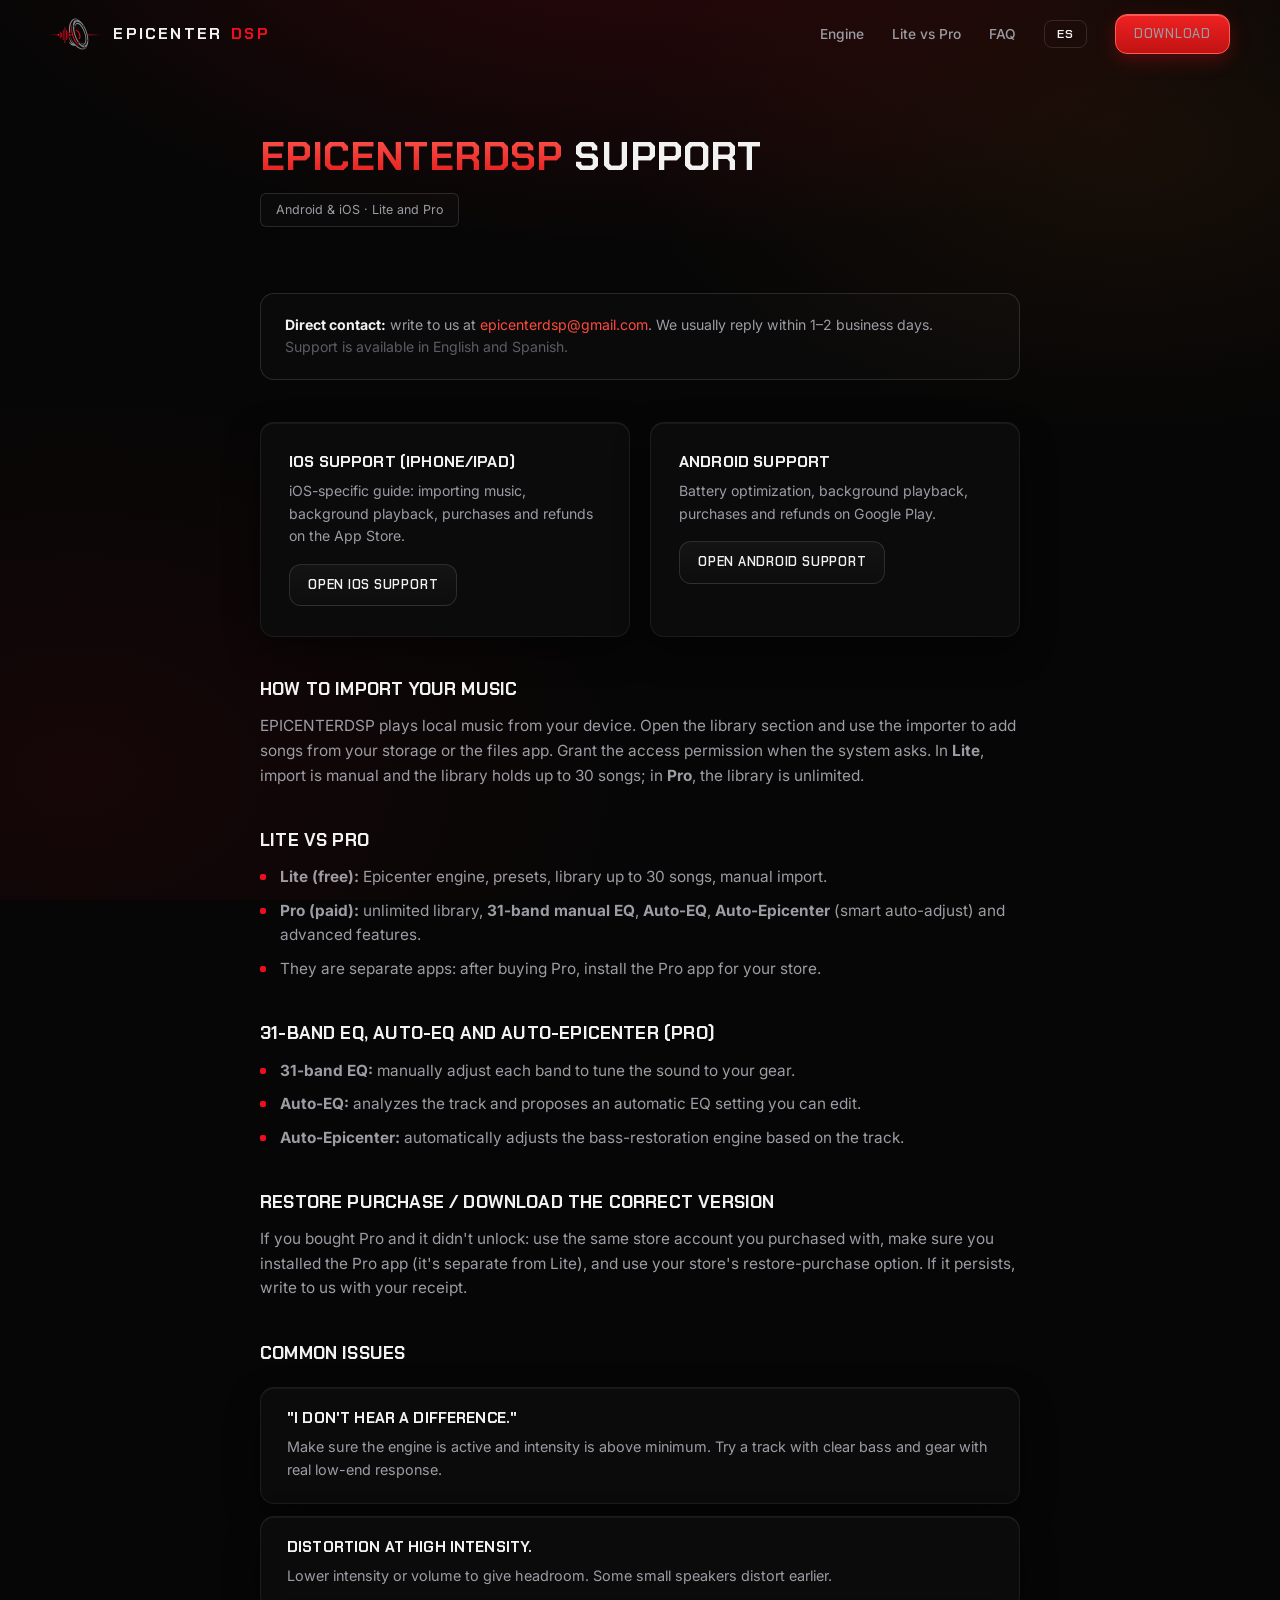
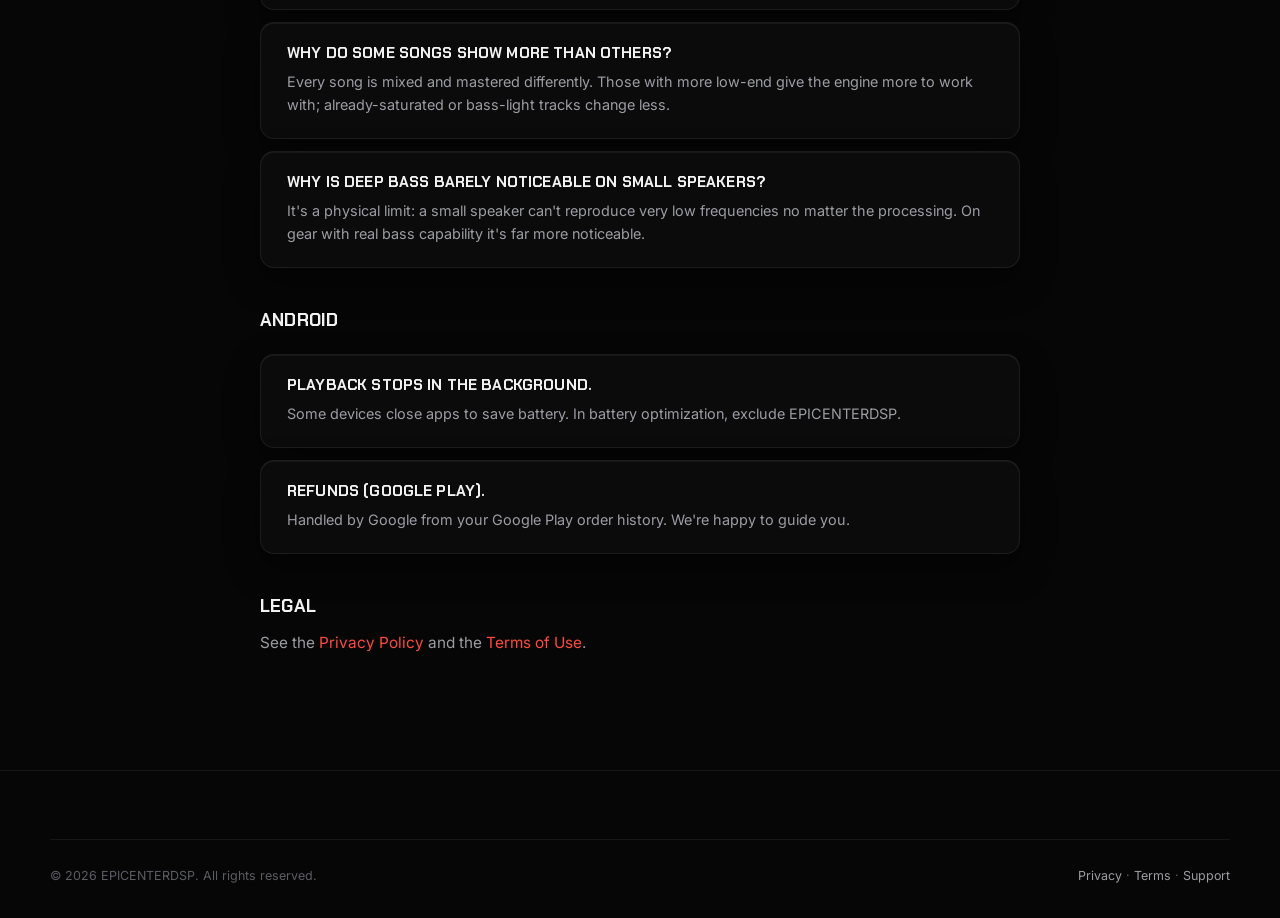
<file: support/index.html>
<!DOCTYPE html>
<html lang="es"
      data-title-es="Soporte — EPICENTERDSP (Android e iOS)"
      data-title-en="Support — EPICENTERDSP (Android & iOS)">
<head>
  <meta charset="UTF-8" />
  <meta name="viewport" content="width=device-width, initial-scale=1.0" />
  <script>(function(){try{var s=localStorage.getItem("edsp_lang");var l=s||((navigator.languages||[navigator.language||"en"]).some(function(x){return String(x).toLowerCase().indexOf("es")===0})?"es":"en");document.documentElement.lang=(l==="es"||l==="en")?l:"es";}catch(e){document.documentElement.lang="es";}})();</script>
  <title>Soporte — EPICENTERDSP (Android e iOS)</title>
  <meta name="description" content="Soporte oficial de EPICENTERDSP para Android e iOS: importar música, Lite vs Pro, EQ de 31 bandas, Auto-EQ, Auto-Epicenter, restaurar compra y problemas comunes." />
  <link rel="canonical" href="https://epicenterdsp.com/support/" />
  <link rel="icon" href="/favicon.ico" sizes="any" />
  <link rel="icon" type="image/png" sizes="32x32" href="/assets/favicon-32.png" />
  <link rel="icon" type="image/svg+xml" href="/assets/favicon.svg" />
  <link rel="apple-touch-icon" href="/assets/apple-touch-icon.png" />
  <link rel="preconnect" href="https://fonts.googleapis.com" />
  <link rel="preconnect" href="https://fonts.gstatic.com" crossorigin />
  <link href="https://fonts.googleapis.com/css2?family=Chakra+Petch:wght@500;600;700&family=Inter:wght@400;500;600&display=swap" rel="stylesheet" />
  <link rel="stylesheet" href="/css/styles.css" />
  <script type="application/json" id="i18n-meta">
  {"es":{"title":"Soporte — EPICENTERDSP (Android e iOS)","desc":"Soporte oficial de EPICENTERDSP: importar música, Lite vs Pro, EQ de 31 bandas, Auto-EQ, Auto-Epicenter, restaurar compra y problemas comunes."},
   "en":{"title":"Support — EPICENTERDSP (Android & iOS)","desc":"Official EPICENTERDSP support: importing music, Lite vs Pro, 31-band EQ, Auto-EQ, Auto-Epicenter, restoring purchases and common issues."}}
  </script>
</head>
<body>
  <a class="skip-link" href="#main"><span data-lang="es">Saltar al contenido</span><span data-lang="en">Skip to content</span></a>
  <div class="bg-fx" aria-hidden="true"></div>

  <header class="nav scrolled" id="nav">
    <div class="wrap nav-inner">
      <a href="/" class="brand" aria-label="EPICENTERDSP">
        <img class="brand-mark" src="/assets/mark.svg" alt="EPICENTERDSP" width="52" height="32" />
        <span class="brand-word">EPICENTER <em>DSP</em></span>
      </a>
      <nav class="nav-links" id="navLinks" aria-label="Principal">
        <a href="/#engine"><span data-lang="es">Motor</span><span data-lang="en">Engine</span></a>
        <a href="/#versions">Lite vs Pro</a>
        <a href="/#faq">FAQ</a>
        <button class="lang-toggle" type="button" data-lang-btn aria-label="Cambiar idioma">EN</button>
        <a href="/#download" class="btn nav-cta"><span data-lang="es">Descargar</span><span data-lang="en">Download</span></a>
      </nav>
      <div class="nav-mobile-actions">
        <button class="lang-toggle" type="button" data-lang-btn aria-label="Cambiar idioma">EN</button>
        <button class="nav-burger" type="button" aria-label="Abrir menú" aria-expanded="false" aria-controls="navLinks"><span></span><span></span><span></span></button>
      </div>
    </div>
  </header>

  <main class="doc-page" id="main">
    <div class="wrap">
      <article class="doc">
        <h1><span data-lang="es">Soporte de <span class="grad-txt">EPICENTERDSP</span></span><span data-lang="en"><span class="grad-txt">EPICENTERDSP</span> support</span></h1>
        <p class="doc-meta"><span data-lang="es">Android e iOS · Lite y Pro</span><span data-lang="en">Android & iOS · Lite and Pro</span></p>

        <div class="callout info">
          <p><span data-lang="es"><strong>Contacto directo:</strong> escríbenos a <a data-email data-email-text href="mailto:epicenterdsp@gmail.com" style="color:var(--red-hi)">epicenterdsp@gmail.com</a>. Respondemos normalmente en 1–2 días hábiles.</span><span data-lang="en"><strong>Direct contact:</strong> write to us at <a data-email data-email-text href="mailto:epicenterdsp@gmail.com" style="color:var(--red-hi)">epicenterdsp@gmail.com</a>. We usually reply within 1–2 business days.</span><br /><span style="color:var(--dim)"><span data-lang="es">También atendemos en inglés.</span><span data-lang="en">Support is available in English and Spanish.</span></span></p>
        </div>

        <div class="support-grid">
          <div class="support-card">
            <h3><span data-lang="es">Soporte iOS (iPhone/iPad)</span><span data-lang="en">iOS support (iPhone/iPad)</span></h3>
            <p><span data-lang="es">Guía específica para iOS: importar música, reproducción en segundo plano, compras y reembolsos en App Store.</span><span data-lang="en">iOS-specific guide: importing music, background playback, purchases and refunds on the App Store.</span></p>
            <a class="btn-ghost" href="/support/ios/"><span data-lang="es">Ver soporte iOS</span><span data-lang="en">Open iOS support</span></a>
          </div>
          <div class="support-card">
            <h3><span data-lang="es">Soporte Android</span><span data-lang="en">Android support</span></h3>
            <p><span data-lang="es">Optimización de batería, reproducción en segundo plano, compras y reembolsos en Google Play.</span><span data-lang="en">Battery optimization, background playback, purchases and refunds on Google Play.</span></p>
            <a class="btn-ghost" href="#android"><span data-lang="es">Ver soporte Android</span><span data-lang="en">Open Android support</span></a>
          </div>
        </div>

        <h2><span data-lang="es">Cómo importar tu música</span><span data-lang="en">How to import your music</span></h2>
        <p><span data-lang="es">EPICENTERDSP reproduce música local de tu dispositivo. Entra a la sección de biblioteca y usa el importador para agregar canciones desde tu almacenamiento o la app de archivos. Concede el permiso de acceso cuando el sistema lo pida. En <strong>Lite</strong> la importación es manual y la biblioteca admite hasta 30 canciones; en <strong>Pro</strong> la biblioteca es sin límite.</span><span data-lang="en">EPICENTERDSP plays local music from your device. Open the library section and use the importer to add songs from your storage or the files app. Grant the access permission when the system asks. In <strong>Lite</strong>, import is manual and the library holds up to 30 songs; in <strong>Pro</strong>, the library is unlimited.</span></p>

        <h2><span data-lang="es">Lite vs Pro</span><span data-lang="en">Lite vs Pro</span></h2>
        <ul>
          <li><span data-lang="es"><strong>Lite (gratis):</strong> motor Epicenter, presets, biblioteca de hasta 30 canciones, importación manual.</span><span data-lang="en"><strong>Lite (free):</strong> Epicenter engine, presets, library up to 30 songs, manual import.</span></li>
          <li><span data-lang="es"><strong>Pro (de paga):</strong> biblioteca sin límite, <strong>EQ manual de 31 bandas</strong>, <strong>Auto-EQ</strong>, <strong>Auto-Epicenter</strong> (auto-ajuste inteligente) y funciones avanzadas.</span><span data-lang="en"><strong>Pro (paid):</strong> unlimited library, <strong>31-band manual EQ</strong>, <strong>Auto-EQ</strong>, <strong>Auto-Epicenter</strong> (smart auto-adjust) and advanced features.</span></li>
          <li><span data-lang="es">Son apps separadas: al comprar Pro debes instalar la app Pro correspondiente a tu tienda.</span><span data-lang="en">They are separate apps: after buying Pro, install the Pro app for your store.</span></li>
        </ul>

        <h2><span data-lang="es">EQ de 31 bandas, Auto-EQ y Auto-Epicenter (Pro)</span><span data-lang="en">31-band EQ, Auto-EQ and Auto-Epicenter (Pro)</span></h2>
        <ul>
          <li><span data-lang="es"><strong>EQ de 31 bandas:</strong> ajusta manualmente cada banda para afinar el sonido a tu equipo.</span><span data-lang="en"><strong>31-band EQ:</strong> manually adjust each band to tune the sound to your gear.</span></li>
          <li><span data-lang="es"><strong>Auto-EQ:</strong> analiza la canción y propone un ajuste de ecualización automático que puedes editar.</span><span data-lang="en"><strong>Auto-EQ:</strong> analyzes the track and proposes an automatic EQ setting you can edit.</span></li>
          <li><span data-lang="es"><strong>Auto-Epicenter:</strong> ajusta automáticamente el motor de restauración de graves según la canción.</span><span data-lang="en"><strong>Auto-Epicenter:</strong> automatically adjusts the bass-restoration engine based on the track.</span></li>
        </ul>

        <h2><span data-lang="es">Restaurar compra / descargar la versión correcta</span><span data-lang="en">Restore purchase / download the correct version</span></h2>
        <p><span data-lang="es">Si compraste Pro y no se desbloqueó: usa la misma cuenta de la tienda con la que compraste, asegúrate de haber instalado la app Pro (es separada de Lite) y usa la opción de restaurar compra de tu tienda. Si continúa, escríbenos con tu recibo.</span><span data-lang="en">If you bought Pro and it didn't unlock: use the same store account you purchased with, make sure you installed the Pro app (it's separate from Lite), and use your store's restore-purchase option. If it persists, write to us with your receipt.</span></p>

        <h2><span data-lang="es">Problemas comunes</span><span data-lang="en">Common issues</span></h2>
        <div class="trouble-list">
          <div class="trouble-item">
            <h3><span data-lang="es">"No escucho diferencia."</span><span data-lang="en">"I don't hear a difference."</span></h3>
            <p><span data-lang="es">Verifica que el motor esté activo y la intensidad por encima del mínimo. Prueba con una canción de bajos claros y con un equipo con respuesta real en graves.</span><span data-lang="en">Make sure the engine is active and intensity is above minimum. Try a track with clear bass and gear with real low-end response.</span></p>
          </div>
          <div class="trouble-item">
            <h3><span data-lang="es">Distorsión con intensidad alta.</span><span data-lang="en">Distortion at high intensity.</span></h3>
            <p><span data-lang="es">Baja la intensidad o el volumen para dar headroom. Algunas bocinas pequeñas distorsionan antes.</span><span data-lang="en">Lower intensity or volume to give headroom. Some small speakers distort earlier.</span></p>
          </div>
          <div class="trouble-item">
            <h3><span data-lang="es">¿Por qué algunas canciones se notan más que otras?</span><span data-lang="en">Why do some songs show more than others?</span></h3>
            <p><span data-lang="es">Cada canción se mezcla y masteriza distinto. Las que tienen más contenido grave le dan más material al motor; las ya saturadas o con poco bajo cambian menos.</span><span data-lang="en">Every song is mixed and mastered differently. Those with more low-end give the engine more to work with; already-saturated or bass-light tracks change less.</span></p>
          </div>
          <div class="trouble-item">
            <h3><span data-lang="es">¿Por qué en bocinas pequeñas casi no se nota el bajo profundo?</span><span data-lang="en">Why is deep bass barely noticeable on small speakers?</span></h3>
            <p><span data-lang="es">Es un límite físico: una bocina pequeña no puede reproducir frecuencias muy bajas por más procesamiento que se aplique. En equipos con capacidad real de graves se aprecia mucho más.</span><span data-lang="en">It's a physical limit: a small speaker can't reproduce very low frequencies no matter the processing. On gear with real bass capability it's far more noticeable.</span></p>
          </div>
        </div>

        <h2 id="android"><span data-lang="es">Android</span><span data-lang="en">Android</span></h2>
        <div class="trouble-list">
          <div class="trouble-item">
            <h3><span data-lang="es">La reproducción se detiene en segundo plano.</span><span data-lang="en">Playback stops in the background.</span></h3>
            <p><span data-lang="es">Algunos dispositivos cierran apps para ahorrar batería. En optimización de batería, excluye a EPICENTERDSP.</span><span data-lang="en">Some devices close apps to save battery. In battery optimization, exclude EPICENTERDSP.</span></p>
          </div>
          <div class="trouble-item">
            <h3><span data-lang="es">Reembolsos (Google Play).</span><span data-lang="en">Refunds (Google Play).</span></h3>
            <p><span data-lang="es">Los gestiona Google desde el historial de pedidos de Google Play. Te orientamos con gusto.</span><span data-lang="en">Handled by Google from your Google Play order history. We're happy to guide you.</span></p>
          </div>
        </div>

        <h2><span data-lang="es">Legal</span><span data-lang="en">Legal</span></h2>
        <p><span data-lang="es">Consulta la <a href="/privacy/">Política de privacidad</a> y los <a href="/terms/">Términos de uso</a>.</span><span data-lang="en">See the <a href="/privacy/">Privacy Policy</a> and the <a href="/terms/">Terms of Use</a>.</span></p>
      </article>
    </div>
  </main>

  <footer>
    <div class="wrap">
      <div class="footer-bottom">
        <p>© <span data-year>2026</span> EPICENTERDSP. <span data-lang="es">Todos los derechos reservados.</span><span data-lang="en">All rights reserved.</span></p>
        <p><a href="/privacy/" style="color:var(--muted)"><span data-lang="es">Privacidad</span><span data-lang="en">Privacy</span></a> · <a href="/terms/" style="color:var(--muted)"><span data-lang="es">Términos</span><span data-lang="en">Terms</span></a> · <a href="/support/" style="color:var(--muted)"><span data-lang="es">Soporte</span><span data-lang="en">Support</span></a></p>
      </div>
    </div>
  </footer>

  <script src="/js/i18n.js" defer></script>
  <script src="/js/config.js" defer></script>
  <script src="/js/main.js" defer></script>
</body>
</html>
</file>
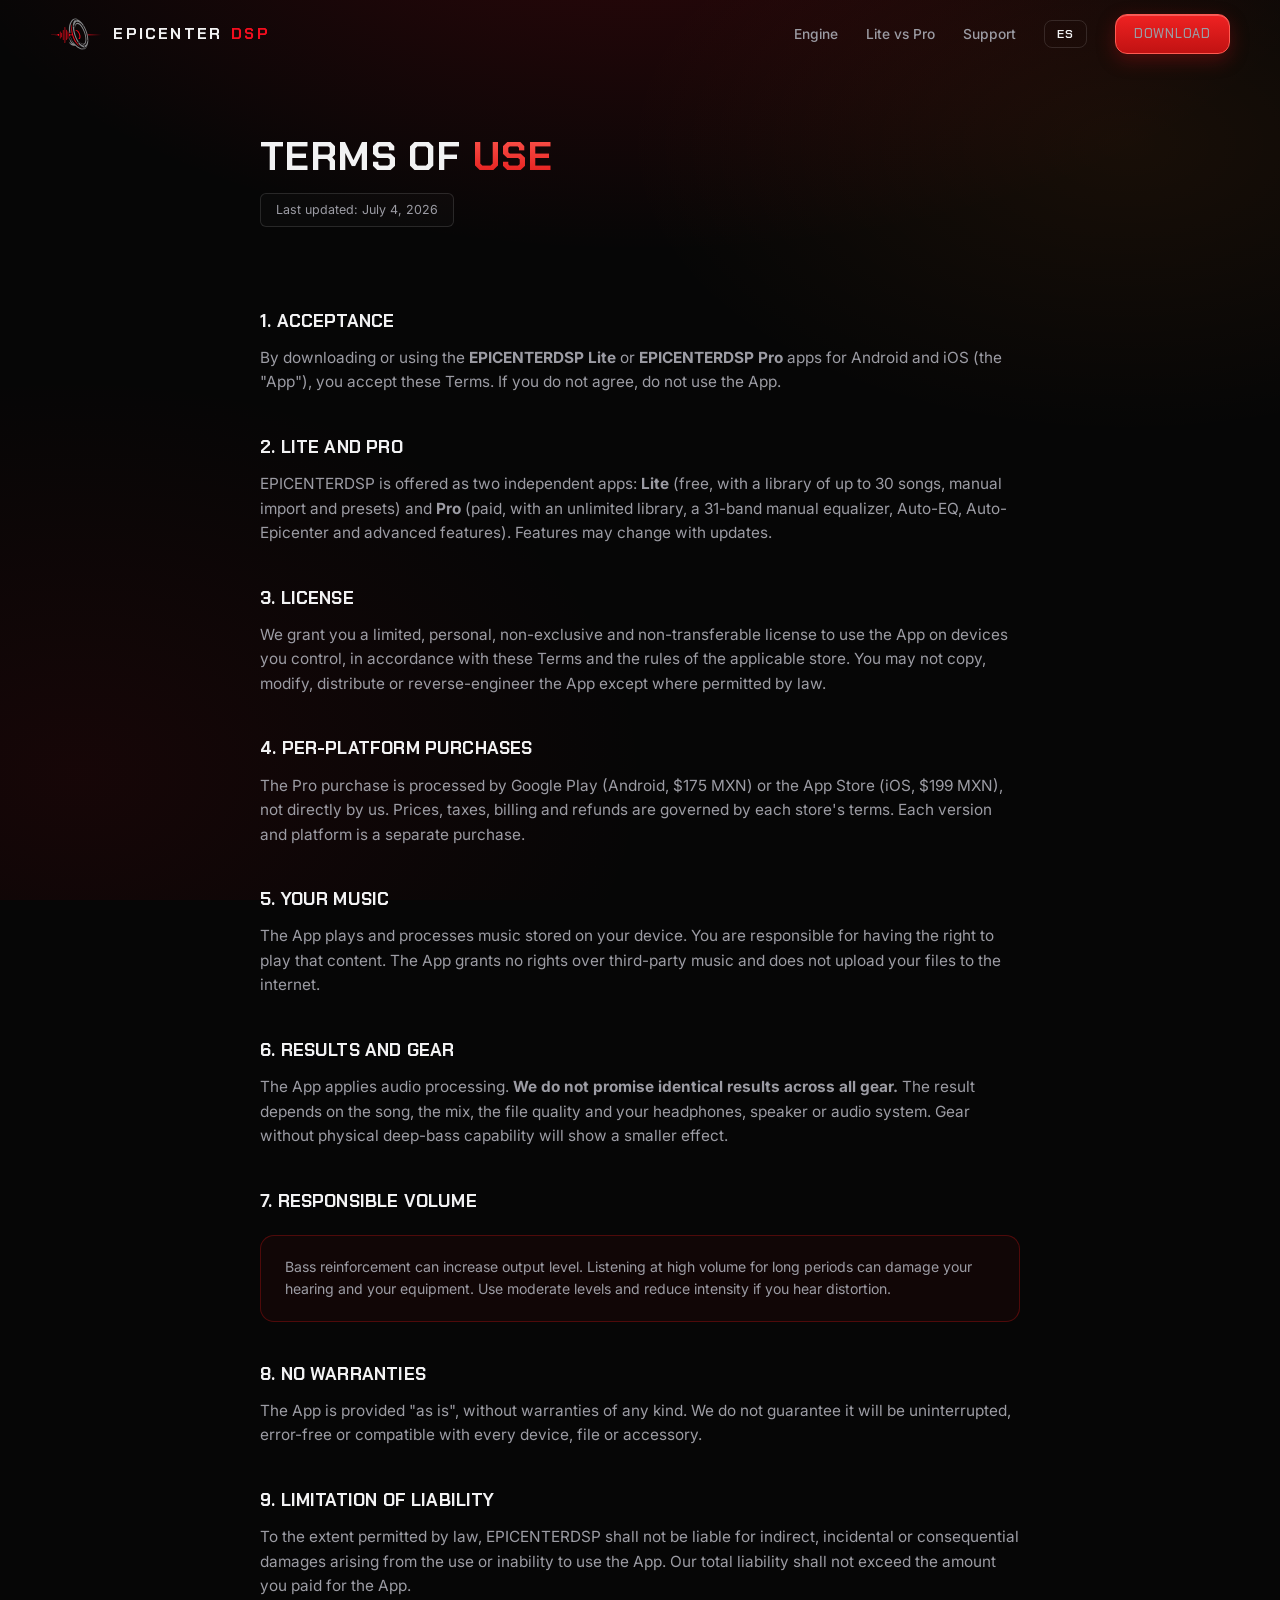
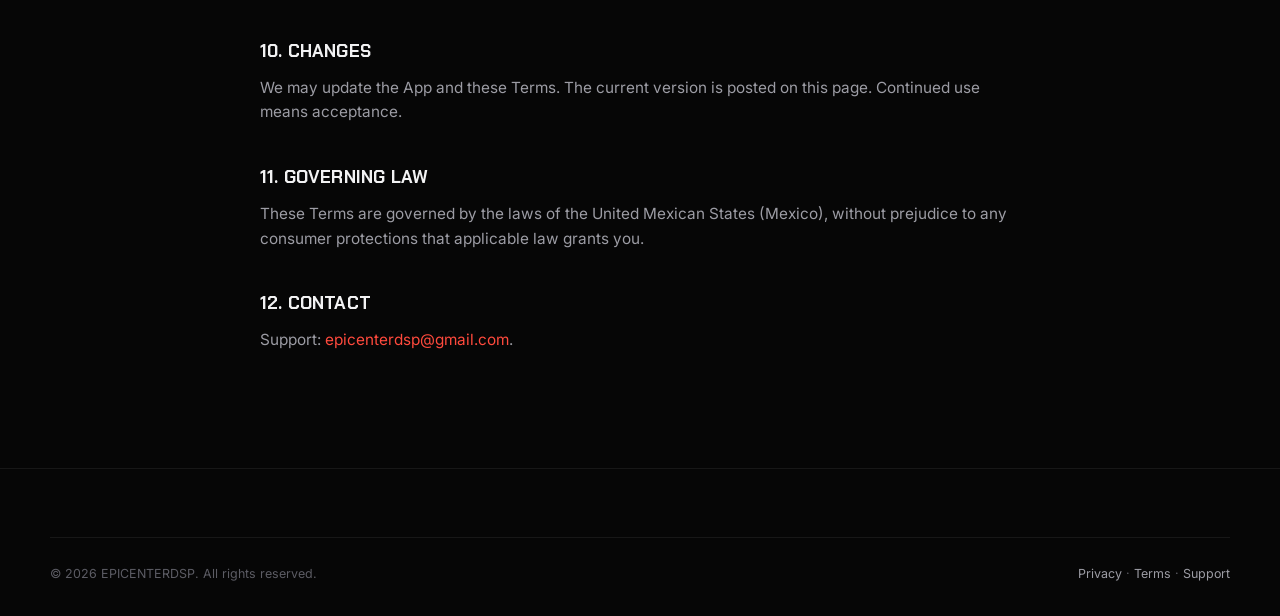
<file: terms/index.html>
<!DOCTYPE html>
<html lang="es"
      data-title-es="Términos de uso — EPICENTERDSP"
      data-title-en="Terms of Use — EPICENTERDSP">
<head>
  <meta charset="UTF-8" />
  <meta name="viewport" content="width=device-width, initial-scale=1.0" />
  <script>(function(){try{var s=localStorage.getItem("edsp_lang");var l=s||((navigator.languages||[navigator.language||"en"]).some(function(x){return String(x).toLowerCase().indexOf("es")===0})?"es":"en");document.documentElement.lang=(l==="es"||l==="en")?l:"es";}catch(e){document.documentElement.lang="es";}})();</script>
  <title>Términos de uso — EPICENTERDSP</title>
  <meta name="description" content="Términos de uso de EPICENTERDSP: uso de la app, diferencias Lite vs Pro, compras por plataforma, límite de responsabilidad y jurisdicción de México." />
  <link rel="canonical" href="https://epicenterdsp.com/terms/" />
  <link rel="icon" href="/favicon.ico" sizes="any" />
  <link rel="icon" type="image/png" sizes="32x32" href="/assets/favicon-32.png" />
  <link rel="icon" type="image/svg+xml" href="/assets/favicon.svg" />
  <link rel="apple-touch-icon" href="/assets/apple-touch-icon.png" />
  <link rel="preconnect" href="https://fonts.googleapis.com" />
  <link rel="preconnect" href="https://fonts.gstatic.com" crossorigin />
  <link href="https://fonts.googleapis.com/css2?family=Chakra+Petch:wght@500;600;700&family=Inter:wght@400;500;600&display=swap" rel="stylesheet" />
  <link rel="stylesheet" href="/css/styles.css" />
  <script type="application/json" id="i18n-meta">
  {"es":{"title":"Términos de uso — EPICENTERDSP","desc":"Términos de uso de EPICENTERDSP: uso de la app, Lite vs Pro, compras por plataforma, límite de responsabilidad y jurisdicción de México."},
   "en":{"title":"Terms of Use — EPICENTERDSP","desc":"EPICENTERDSP Terms of Use: app usage, Lite vs Pro, per-platform purchases, limitation of liability and Mexico jurisdiction."}}
  </script>
</head>
<body>
  <a class="skip-link" href="#main"><span data-lang="es">Saltar al contenido</span><span data-lang="en">Skip to content</span></a>
  <div class="bg-fx" aria-hidden="true"></div>

  <header class="nav scrolled" id="nav">
    <div class="wrap nav-inner">
      <a href="/" class="brand" aria-label="EPICENTERDSP">
        <img class="brand-mark" src="/assets/mark.svg" alt="EPICENTERDSP" width="52" height="32" />
        <span class="brand-word">EPICENTER <em>DSP</em></span>
      </a>
      <nav class="nav-links" id="navLinks" aria-label="Principal">
        <a href="/#engine"><span data-lang="es">Motor</span><span data-lang="en">Engine</span></a>
        <a href="/#versions">Lite vs Pro</a>
        <a href="/support/"><span data-lang="es">Soporte</span><span data-lang="en">Support</span></a>
        <button class="lang-toggle" type="button" data-lang-btn aria-label="Cambiar idioma">EN</button>
        <a href="/#download" class="btn nav-cta"><span data-lang="es">Descargar</span><span data-lang="en">Download</span></a>
      </nav>
      <div class="nav-mobile-actions">
        <button class="lang-toggle" type="button" data-lang-btn aria-label="Cambiar idioma">EN</button>
        <button class="nav-burger" type="button" aria-label="Abrir menú" aria-expanded="false" aria-controls="navLinks"><span></span><span></span><span></span></button>
      </div>
    </div>
  </header>

  <main class="doc-page" id="main">
    <div class="wrap">
      <article class="doc">
        <h1><span data-lang="es">Términos de <span class="grad-txt">uso</span></span><span data-lang="en">Terms of <span class="grad-txt">Use</span></span></h1>
        <p class="doc-meta"><span data-lang="es">Última actualización: 4 de julio de 2026</span><span data-lang="en">Last updated: July 4, 2026</span></p>

        <h2><span data-lang="es">1. Aceptación</span><span data-lang="en">1. Acceptance</span></h2>
        <p><span data-lang="es">Al descargar o usar las apps <strong>EPICENTERDSP Lite</strong> o <strong>EPICENTERDSP Pro</strong> para Android e iOS (la "App"), aceptas estos Términos. Si no estás de acuerdo, no uses la App.</span><span data-lang="en">By downloading or using the <strong>EPICENTERDSP Lite</strong> or <strong>EPICENTERDSP Pro</strong> apps for Android and iOS (the "App"), you accept these Terms. If you do not agree, do not use the App.</span></p>

        <h2><span data-lang="es">2. Lite y Pro</span><span data-lang="en">2. Lite and Pro</span></h2>
        <p><span data-lang="es">EPICENTERDSP se ofrece en dos apps independientes: <strong>Lite</strong> (gratuita, con biblioteca de hasta 30 canciones, importación manual y presets) y <strong>Pro</strong> (de paga, con biblioteca sin límite, ecualizador manual de 31 bandas, Auto-EQ, Auto-Epicenter y funciones avanzadas). Las funciones pueden cambiar con las actualizaciones.</span><span data-lang="en">EPICENTERDSP is offered as two independent apps: <strong>Lite</strong> (free, with a library of up to 30 songs, manual import and presets) and <strong>Pro</strong> (paid, with an unlimited library, a 31-band manual equalizer, Auto-EQ, Auto-Epicenter and advanced features). Features may change with updates.</span></p>

        <h2><span data-lang="es">3. Licencia</span><span data-lang="en">3. License</span></h2>
        <p><span data-lang="es">Te otorgamos una licencia limitada, personal, no exclusiva e intransferible para usar la App en dispositivos que controles, conforme a estos Términos y a las reglas de la tienda correspondiente. No puedes copiar, modificar, distribuir ni realizar ingeniería inversa de la App salvo donde la ley lo permita.</span><span data-lang="en">We grant you a limited, personal, non-exclusive and non-transferable license to use the App on devices you control, in accordance with these Terms and the rules of the applicable store. You may not copy, modify, distribute or reverse-engineer the App except where permitted by law.</span></p>

        <h2><span data-lang="es">4. Compras por plataforma</span><span data-lang="en">4. Per-platform purchases</span></h2>
        <p><span data-lang="es">La compra de Pro se procesa por Google Play (Android, $175 MXN) o App Store (iOS, $199 MXN), no directamente por nosotros. Precios, impuestos, facturación y reembolsos se rigen por las condiciones de cada tienda. Cada versión y plataforma es una compra separada.</span><span data-lang="en">The Pro purchase is processed by Google Play (Android, $175 MXN) or the App Store (iOS, $199 MXN), not directly by us. Prices, taxes, billing and refunds are governed by each store's terms. Each version and platform is a separate purchase.</span></p>

        <h2><span data-lang="es">5. Tu música</span><span data-lang="en">5. Your music</span></h2>
        <p><span data-lang="es">La App reproduce y procesa música almacenada en tu dispositivo. Eres responsable de tener el derecho de reproducir ese contenido. La App no otorga derechos sobre música de terceros y no sube tus archivos a internet.</span><span data-lang="en">The App plays and processes music stored on your device. You are responsible for having the right to play that content. The App grants no rights over third-party music and does not upload your files to the internet.</span></p>

        <h2><span data-lang="es">6. Resultados y equipo</span><span data-lang="en">6. Results and gear</span></h2>
        <p><span data-lang="es">La App aplica procesamiento de audio. <strong>No prometemos resultados idénticos en todos los equipos.</strong> El resultado depende de la canción, la mezcla, la calidad del archivo y de tus audífonos, bocina o sistema de audio. Equipos sin capacidad física de graves profundos mostrarán un efecto menor.</span><span data-lang="en">The App applies audio processing. <strong>We do not promise identical results across all gear.</strong> The result depends on the song, the mix, the file quality and your headphones, speaker or audio system. Gear without physical deep-bass capability will show a smaller effect.</span></p>

        <h2><span data-lang="es">7. Uso responsable del volumen</span><span data-lang="en">7. Responsible volume</span></h2>
        <div class="callout">
          <p><span data-lang="es">El refuerzo de graves puede aumentar el nivel de salida. Escuchar a volumen alto por periodos prolongados puede dañar tu audición y tu equipo. Usa niveles moderados y reduce la intensidad si escuchas distorsión.</span><span data-lang="en">Bass reinforcement can increase output level. Listening at high volume for long periods can damage your hearing and your equipment. Use moderate levels and reduce intensity if you hear distortion.</span></p>
        </div>

        <h2><span data-lang="es">8. Sin garantías</span><span data-lang="en">8. No warranties</span></h2>
        <p><span data-lang="es">La App se ofrece "tal cual", sin garantías de ningún tipo. No garantizamos que sea ininterrumpida, libre de errores o compatible con todo dispositivo, archivo o accesorio.</span><span data-lang="en">The App is provided "as is", without warranties of any kind. We do not guarantee it will be uninterrupted, error-free or compatible with every device, file or accessory.</span></p>

        <h2><span data-lang="es">9. Limitación de responsabilidad</span><span data-lang="en">9. Limitation of liability</span></h2>
        <p><span data-lang="es">En la medida permitida por la ley, EPICENTERDSP no será responsable por daños indirectos, incidentales o consecuentes derivados del uso o imposibilidad de uso de la App. Nuestra responsabilidad total no excederá el monto que pagaste por la App.</span><span data-lang="en">To the extent permitted by law, EPICENTERDSP shall not be liable for indirect, incidental or consequential damages arising from the use or inability to use the App. Our total liability shall not exceed the amount you paid for the App.</span></p>

        <h2><span data-lang="es">10. Cambios</span><span data-lang="en">10. Changes</span></h2>
        <p><span data-lang="es">Podemos actualizar la App y estos Términos. La versión vigente se publica en esta página. El uso continuado implica aceptación.</span><span data-lang="en">We may update the App and these Terms. The current version is posted on this page. Continued use means acceptance.</span></p>

        <h2><span data-lang="es">11. Ley aplicable</span><span data-lang="en">11. Governing law</span></h2>
        <p><span data-lang="es">Estos Términos se rigen por las leyes de los Estados Unidos Mexicanos (México), sin perjuicio de las protecciones de consumidor que la ley aplicable te otorgue.</span><span data-lang="en">These Terms are governed by the laws of the United Mexican States (Mexico), without prejudice to any consumer protections that applicable law grants you.</span></p>

        <h2><span data-lang="es">12. Contacto</span><span data-lang="en">12. Contact</span></h2>
        <p><span data-lang="es">Soporte: <a data-email data-email-text href="mailto:epicenterdsp@gmail.com">epicenterdsp@gmail.com</a>.</span><span data-lang="en">Support: <a data-email data-email-text href="mailto:epicenterdsp@gmail.com">epicenterdsp@gmail.com</a>.</span></p>
      </article>
    </div>
  </main>

  <footer>
    <div class="wrap">
      <div class="footer-bottom">
        <p>© <span data-year>2026</span> EPICENTERDSP. <span data-lang="es">Todos los derechos reservados.</span><span data-lang="en">All rights reserved.</span></p>
        <p><a href="/privacy/" style="color:var(--muted)"><span data-lang="es">Privacidad</span><span data-lang="en">Privacy</span></a> · <a href="/terms/" style="color:var(--muted)"><span data-lang="es">Términos</span><span data-lang="en">Terms</span></a> · <a href="/support/" style="color:var(--muted)"><span data-lang="es">Soporte</span><span data-lang="en">Support</span></a></p>
      </div>
    </div>
  </footer>

  <script src="/js/i18n.js" defer></script>
  <script src="/js/config.js" defer></script>
  <script src="/js/main.js" defer></script>
</body>
</html>
</file>
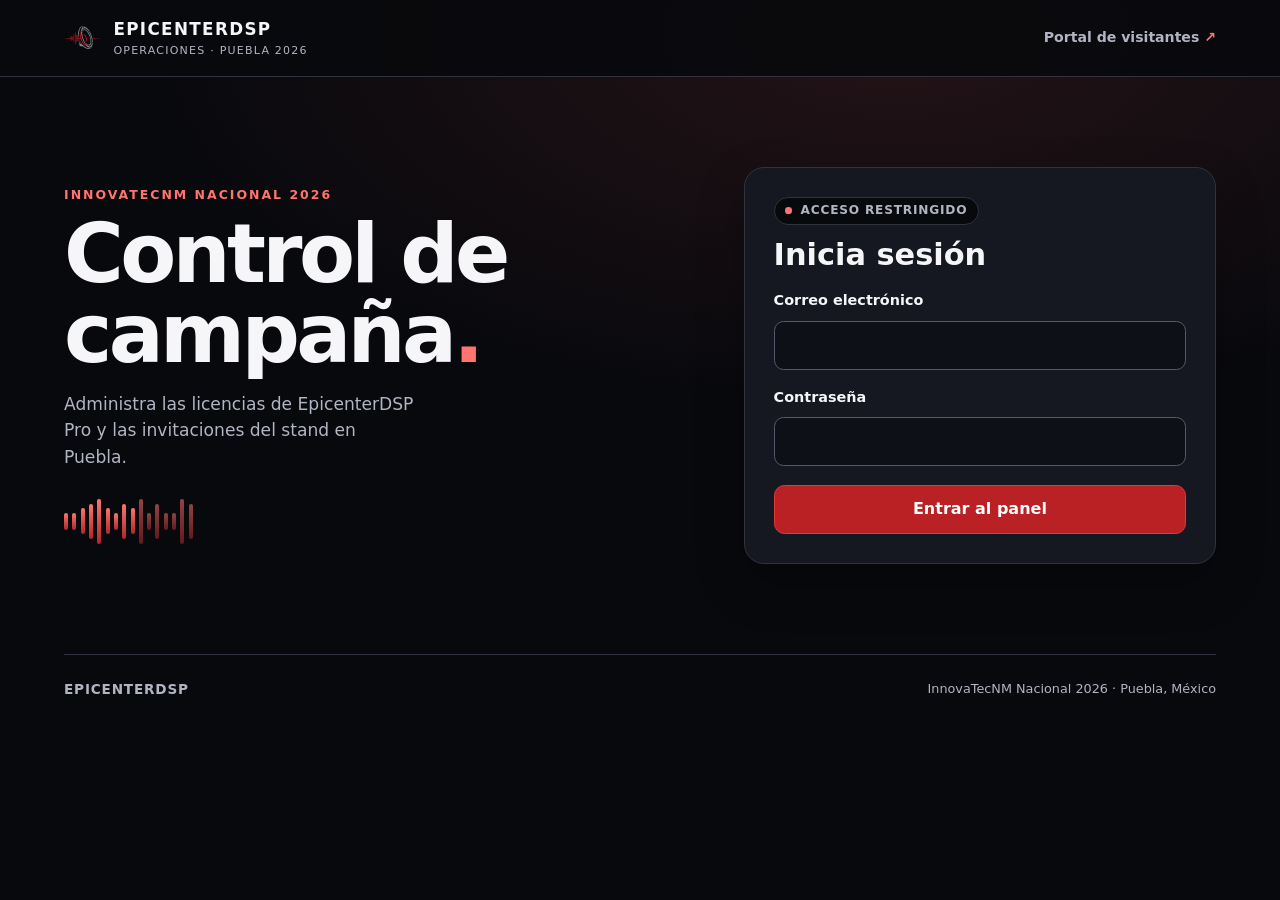
<file: puebla2026/admin/index.html>
<!doctype html>
<html lang="es">
<head>
  <meta charset="utf-8">
  <meta name="viewport" content="width=device-width, initial-scale=1">
  <meta name="robots" content="noindex, nofollow">
  <meta name="referrer" content="no-referrer">
  <meta name="theme-color" content="#08090D">
  <meta http-equiv="Content-Security-Policy" content="default-src 'self'; script-src 'self'; style-src 'self' https://fonts.googleapis.com; font-src 'self' https://fonts.gstatic.com; connect-src 'self' https://*.supabase.co http://127.0.0.1:54321 http://localhost:54321; object-src 'none'; base-uri 'none'; form-action 'none'">
  <title>Administración Puebla 2026 | EpicenterDSP</title>
  <link rel="icon" href="../../assets/favicon.svg" type="image/svg+xml">
  <link rel="stylesheet" href="https://fonts.googleapis.com/css2?family=Chakra+Petch:wght@500;600;700&amp;family=Inter:wght@400;500;600;700&amp;display=swap">
  <link rel="stylesheet" href="../puebla.css">
  <link rel="stylesheet" href="./admin.css">
  <script type="module" src="./admin.js"></script>
</head>
<body class="puebla-body puebla-admin">
  <a class="puebla-skip" href="#admin-main">Saltar al contenido</a>
  <header class="admin-header">
    <div class="admin-shell admin-topbar">
      <a class="admin-brand" href="../">
        <img src="../../assets/mark.svg" alt="" width="39" height="39">
        <span><strong>EPICENTERDSP</strong><small>OPERACIONES · PUEBLA 2026</small></span>
      </a>
      <div class="admin-top-actions">
        <a class="admin-text-link" href="../">Portal de visitantes <span aria-hidden="true">↗</span></a>
        <button class="puebla-button" id="sign-out" type="button" hidden>Cerrar sesión</button>
      </div>
    </div>
  </header>

  <main class="admin-shell" id="admin-main">
    <section class="admin-login" id="login-panel" aria-labelledby="login-title">
      <div class="admin-intro">
        <p class="puebla-kicker">InnovaTecNM Nacional 2026</p>
        <h1 id="login-title" tabindex="-1">Control de campaña<span>.</span></h1>
        <p>Administra las licencias de EpicenterDSP Pro y las invitaciones del stand en Puebla.</p>
        <div class="admin-signal" aria-hidden="true"><i></i><i></i><i></i><i></i><i></i><i></i><i></i><i></i><i></i><i></i><i></i><i></i><i></i><i></i><i></i><i></i></div>
      </div>
      <form class="puebla-panel admin-signin" id="sign-in" method="post" aria-labelledby="sign-in-title">
        <span class="admin-badge">Acceso restringido</span>
        <h2 id="sign-in-title">Inicia sesión</h2>
        <fieldset id="sign-in-fields" disabled>
          <label for="admin-email">Correo electrónico</label>
          <input class="puebla-input" id="admin-email" type="email" name="email" autocomplete="username" maxlength="254" required>
          <label for="admin-password">Contraseña</label>
          <input class="puebla-input" id="admin-password" type="password" name="password" autocomplete="current-password" required>
          <button class="puebla-button puebla-button--primary" type="submit">Entrar al panel</button>
        </fieldset>
        <p class="admin-feedback" id="login-feedback" role="status" aria-live="polite"></p>
        <noscript><p class="admin-feedback">Activa JavaScript para acceder al panel.</p></noscript>
      </form>
    </section>

    <div id="dashboard" hidden>
      <div class="admin-titlebar">
        <div>
          <p class="puebla-kicker">Centro de operaciones</p>
          <h1 id="dashboard-title" tabindex="-1">Puebla 2026</h1>
          <p id="campaign-caption">InnovaTecNM Nacional · Puebla, México</p>
        </div>
        <div class="admin-toolbar">
          <span class="admin-badge" id="campaign-status">Consultando campaña</span>
          <button class="puebla-button" id="reload-dashboard" type="button">Actualizar datos</button>
        </div>
      </div>
      <nav class="admin-nav" aria-label="Secciones del panel">
        <a href="#overview">Resumen</a>
        <a href="#inventory">Inventario</a>
        <a href="#invitations">Invitaciones</a>
        <a href="#campaign">Campaña</a>
        <a href="#activity">Actividad</a>
      </nav>
      <p class="admin-feedback" id="dashboard-feedback" role="status" aria-live="polite"></p>

      <section class="admin-section" id="overview" aria-labelledby="overview-title">
        <div class="admin-section-heading">
          <div><p class="puebla-kicker">01 / Operación</p><h2 id="overview-title">Resumen</h2></div>
          <button class="puebla-button" id="export-stats" type="button" disabled>Descargar estadísticas CSV</button>
        </div>
        <dl class="admin-metrics" id="metrics">
          <div><dt>Códigos totales</dt><dd data-metric="total">—</dd></div>
          <div><dt>Android disponibles</dt><dd data-metric="android_available">—</dd></div>
          <div><dt>iOS disponibles</dt><dd data-metric="ios_available">—</dd></div>
          <div><dt>Entregados</dt><dd data-metric="delivered">—</dd></div>
          <div><dt>Canje verificado</dt><dd data-metric="redeemed_verified">—</dd></div>
          <div><dt>Plataformas agotadas</dt><dd data-metric="exhausted_platforms">—</dd></div>
          <div><dt>Caducados o deshabilitados</dt><dd data-metric="unavailable">—</dd></div>
          <div><dt>Invitaciones generadas</dt><dd data-metric="invitations">—</dd></div>
        </dl>
        <p class="admin-help">Una plataforma puede quedar sin entregas cuando se acaba su inventario o se alcanza un límite. La entrega de un código y la verificación de su canje son eventos distintos.</p>
        <div class="puebla-panel admin-card">
          <h3>Entregas por día</h3>
          <p class="admin-help">Fechas de Puebla, México</p>
          <p id="deliveries-empty" class="admin-empty">Aún no hay entregas registradas.</p>
          <div class="admin-table-wrap" id="deliveries-wrap" hidden>
            <table class="admin-table">
              <caption class="admin-sr-only">Licencias entregadas por día</caption>
              <thead><tr><th scope="col">Fecha</th><th scope="col">Android</th><th scope="col">iOS</th><th scope="col">Total</th></tr></thead>
              <tbody id="deliveries-body"></tbody>
            </table>
          </div>
        </div>
      </section>

      <section class="admin-section" id="inventory" aria-labelledby="inventory-title">
        <div class="admin-section-heading">
          <div><p class="puebla-kicker">02 / Tiendas</p><h2 id="inventory-title">Inventario de licencias</h2></div>
        </div>
        <form class="puebla-panel admin-card" id="import-form">
          <h3>Importar códigos</h3>
          <p class="admin-help" id="file-help">Elige un CSV o TXT de Google Play Console o App Store Connect. Usa un código por línea o una columna con encabezado de código. El máximo por archivo es 512 KiB y 10,000 registros.</p>
          <fieldset class="admin-form" id="import-fields">
            <div class="admin-form-row">
              <label for="import-platform">Plataforma
                <select class="puebla-input" id="import-platform" required>
                  <option value="">Selecciona una plataforma</option>
                  <option value="android">Android · Google Play</option>
                  <option value="ios">iOS · App Store</option>
                </select>
              </label>
              <label for="import-file">Archivo CSV o TXT
                <input class="puebla-input" id="import-file" type="file" accept=".csv,.txt,text/csv,text/plain" aria-describedby="file-help" required>
              </label>
            </div>
            <div class="admin-preview" id="import-preview" hidden>
              <h4>Vista previa</h4>
              <p id="import-summary"></p>
              <ul id="import-samples" aria-label="Muestra de códigos enmascarados"></ul>
              <p class="admin-help">Los códigos que ya existan en el inventario se omitirán al importar.</p>
            </div>
            <div><button class="puebla-button puebla-button--primary" id="import-submit" type="submit" disabled>Importar códigos válidos</button></div>
          </fieldset>
          <p class="admin-feedback" id="import-feedback" role="status" aria-live="polite"></p>
        </form>
      </section>

      <section class="admin-section" id="invitations" aria-labelledby="invitations-title">
        <div class="admin-section-heading">
          <div><p class="puebla-kicker">03 / Acceso al stand</p><h2 id="invitations-title">Invitaciones</h2></div>
        </div>
        <div class="admin-columns">
          <form class="puebla-panel admin-card" id="generate-form">
            <h3>Generar PIN individuales</h3>
            <p class="admin-help">Guarda el lote al generarlo. Cada PIN permite obtener una licencia y recuperar esa misma asignación.</p>
            <fieldset class="admin-form">
              <label for="invitation-count">Cantidad por lote
                <input class="puebla-input" id="invitation-count" type="number" inputmode="numeric" value="20" min="1" max="200" step="1" required>
              </label>
              <div><button class="puebla-button puebla-button--primary" type="submit">Generar PIN</button></div>
            </fieldset>
            <p class="admin-feedback" id="generate-feedback" role="status" aria-live="polite"></p>
          </form>
          <form class="puebla-panel admin-card" id="revoke-form">
            <h3>Revocar invitación</h3>
            <p class="admin-help" id="revoke-help">Selecciona una invitación de la lista o usa el identificador de la exportación. Solo se pueden revocar invitaciones pendientes.</p>
            <fieldset class="admin-form">
              <label for="invitation-id">Identificador de la invitación
                <input class="puebla-input" id="invitation-id" type="text" autocomplete="off" spellcheck="false" maxlength="36" pattern="[0-9a-fA-F]{8}-[0-9a-fA-F]{4}-[0-9a-fA-F]{4}-[0-9a-fA-F]{4}-[0-9a-fA-F]{12}" aria-describedby="revoke-help" required>
              </label>
              <div><button class="puebla-button" type="submit">Revocar invitación pendiente</button></div>
            </fieldset>
            <p class="admin-feedback" id="revoke-feedback" role="status" aria-live="polite"></p>
          </form>
        </div>
        <div class="puebla-panel admin-card admin-export" id="invite-export" hidden>
          <div><h3 id="invite-export-title">Lote recién generado</h3><p class="admin-help">Entrega una tarjeta por visitante y conserva el archivo en un lugar privado.</p></div>
          <div class="admin-toolbar">
            <button class="puebla-button puebla-button--primary" id="export-invitations" type="button">Descargar PIN en CSV</button>
            <button class="puebla-button" id="print-invitations" type="button">Imprimir tarjetas</button>
            <button class="puebla-button" id="hide-invitations" type="button">Cerrar lote</button>
          </div>
        </div>
        <div class="puebla-panel admin-card">
          <div class="admin-section-heading">
            <h3>Invitaciones pendientes</h3>
            <button class="puebla-button" id="reload-invitations" type="button">Actualizar lista</button>
          </div>
          <p class="admin-feedback" id="invitations-feedback" role="status" aria-live="polite"></p>
          <div class="admin-table-wrap" id="invitations-wrap" hidden>
            <table class="admin-table">
              <caption class="admin-sr-only">Invitaciones pendientes de uso</caption>
              <thead><tr><th scope="col">Identificador</th><th scope="col">Fecha de creación</th><th scope="col">Acción</th></tr></thead>
              <tbody id="invitations-body"></tbody>
            </table>
          </div>
          <button class="puebla-button" id="more-invitations" type="button" hidden>Cargar más invitaciones</button>
        </div>
      </section>

      <section class="admin-section" id="campaign" aria-labelledby="campaign-title">
        <div class="admin-section-heading">
          <div><p class="puebla-kicker">04 / Disponibilidad</p><h2 id="campaign-title">Controles de campaña</h2></div>
        </div>
        <form class="puebla-panel admin-card" id="campaign-form">
          <h3>Programación y límites</h3>
          <p class="admin-help" id="schedule-help">Las fechas usan la hora de Puebla (America/Mexico_City). La hora de cierre es el primer momento en que ya no se pueden entregar licencias.</p>
          <fieldset class="admin-form">
            <div class="admin-form-row">
              <label for="campaign-start">Inicio
                <input class="puebla-input" id="campaign-start" type="datetime-local" aria-describedby="schedule-help" required>
              </label>
              <label for="campaign-end">Cierre
                <input class="puebla-input" id="campaign-end" type="datetime-local" aria-describedby="schedule-help" required>
              </label>
            </div>
            <div class="admin-form-row admin-limit-row">
              <label for="campaign-limit">Límite total de entregas
                <input class="puebla-input" id="campaign-limit" type="number" inputmode="numeric" min="0" max="1000000" step="1" placeholder="Sin límite">
              </label>
              <label for="android-limit">Límite Android
                <input class="puebla-input" id="android-limit" type="number" inputmode="numeric" min="0" max="1000000" step="1" placeholder="Sin límite">
              </label>
              <label for="ios-limit">Límite iOS
                <input class="puebla-input" id="ios-limit" type="number" inputmode="numeric" min="0" max="1000000" step="1" placeholder="Sin límite">
              </label>
            </div>
            <div class="admin-switches">
              <label><input id="campaign-enabled" type="checkbox"> Promoción habilitada</label>
              <label><input id="campaign-android" type="checkbox"> Android habilitado</label>
              <label><input id="campaign-ios" type="checkbox"> iOS habilitado</label>
            </div>
            <div><button class="puebla-button puebla-button--primary" type="submit">Guardar campaña</button></div>
          </fieldset>
          <p class="admin-feedback" id="campaign-feedback" role="status" aria-live="polite"></p>
        </form>
      </section>

      <section class="admin-section" id="activity" aria-labelledby="activity-title">
        <div class="admin-section-heading">
          <div><p class="puebla-kicker">05 / Trazabilidad</p><h2 id="activity-title">Actividad</h2></div>
          <button class="puebla-button" id="reload-logs" type="button">Actualizar actividad</button>
        </div>
        <div class="puebla-panel admin-card">
          <h3>Registros de la campaña</h3>
          <p class="admin-feedback" id="logs-feedback" role="status" aria-live="polite"></p>
          <div class="admin-table-wrap" id="logs-wrap" hidden>
            <table class="admin-table">
              <caption class="admin-sr-only">Registro de actividad administrativa y entregas</caption>
              <thead><tr><th scope="col">Fecha</th><th scope="col">Acción</th><th scope="col">Plataforma</th><th scope="col">Referencia</th></tr></thead>
              <tbody id="logs-body"></tbody>
            </table>
          </div>
          <button class="puebla-button" id="more-logs" type="button" hidden>Cargar más registros</button>
        </div>
        <form class="puebla-panel admin-card" id="redemption-form">
          <h3>Confirmar canje en la tienda</h3>
          <p class="admin-help" id="redemption-help">Usa la referencia del código en el registro de entrega. Confirma el canje solo cuando lo hayas verificado.</p>
          <fieldset class="admin-form">
            <label for="redemption-id">Referencia del código entregado
              <input class="puebla-input" id="redemption-id" type="text" autocomplete="off" spellcheck="false" maxlength="36" pattern="[0-9a-fA-F]{8}-[0-9a-fA-F]{4}-[0-9a-fA-F]{4}-[0-9a-fA-F]{4}-[0-9a-fA-F]{12}" aria-describedby="redemption-help" required>
            </label>
            <label class="admin-check"><input id="redemption-confirmed" type="checkbox" required> He verificado que la licencia fue canjeada en la tienda.</label>
            <div><button class="puebla-button" type="submit">Registrar canje verificado</button></div>
          </fieldset>
          <p class="admin-feedback" id="redemption-feedback" role="status" aria-live="polite"></p>
        </form>
      </section>
    </div>
  </main>

  <footer class="admin-shell admin-footer"><span>EPICENTERDSP</span><span>InnovaTecNM Nacional 2026 · Puebla, México</span></footer>
  <section id="print-sheet" aria-label="Tarjetas de invitación" hidden></section>
</body>
</html>
</file>
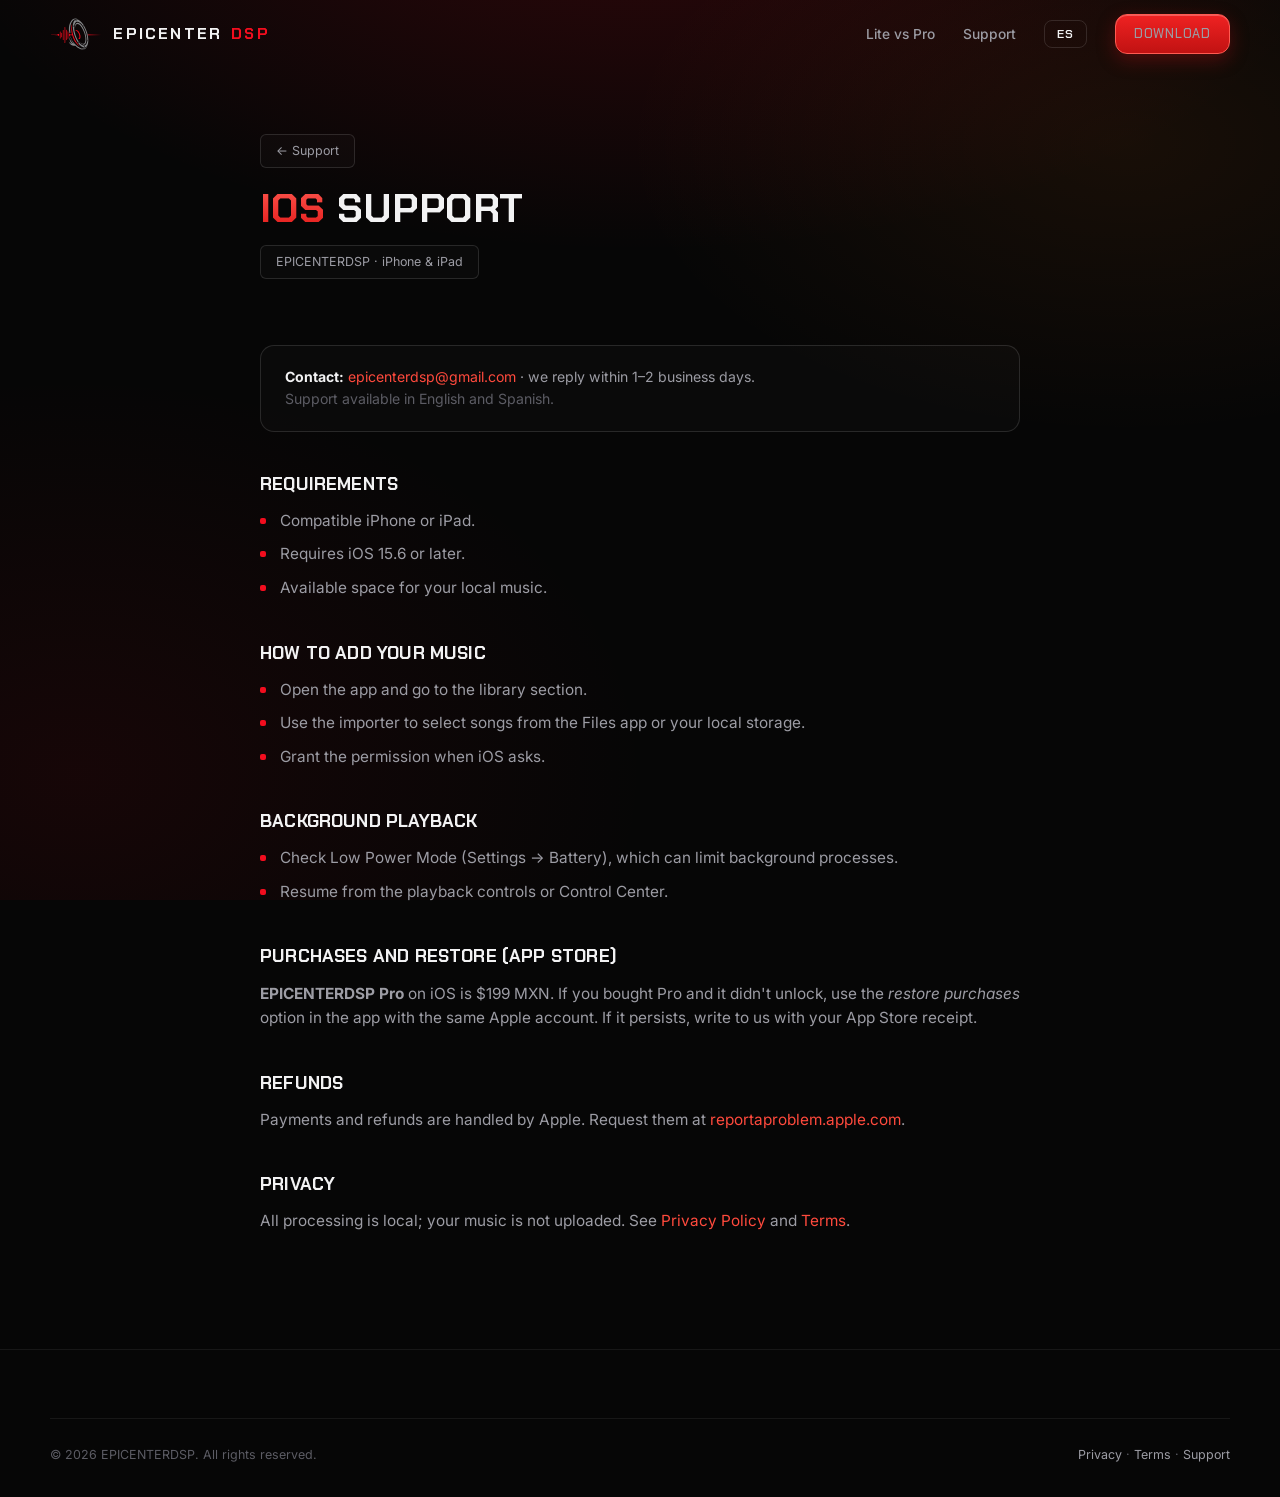
<file: support/ios/index.html>
<!DOCTYPE html>
<html lang="es"
      data-title-es="Soporte para iOS — EPICENTERDSP"
      data-title-en="iOS Support — EPICENTERDSP">
<head>
  <meta charset="UTF-8" />
  <meta name="viewport" content="width=device-width, initial-scale=1.0" />
  <script>(function(){try{var s=localStorage.getItem("edsp_lang");var l=s||((navigator.languages||[navigator.language||"en"]).some(function(x){return String(x).toLowerCase().indexOf("es")===0})?"es":"en");document.documentElement.lang=(l==="es"||l==="en")?l:"es";}catch(e){document.documentElement.lang="es";}})();</script>
  <title>Soporte para iOS — EPICENTERDSP</title>
  <meta name="description" content="Soporte de EPICENTERDSP para iPhone y iPad: importar música, reproducción en segundo plano, compras y reembolsos en App Store, y contacto." />
  <link rel="canonical" href="https://epicenterdsp.com/support/ios/" />
  <link rel="icon" href="/favicon.ico" sizes="any" />
  <link rel="icon" type="image/png" sizes="32x32" href="/assets/favicon-32.png" />
  <link rel="icon" type="image/svg+xml" href="/assets/favicon.svg" />
  <link rel="apple-touch-icon" href="/assets/apple-touch-icon.png" />
  <link rel="preconnect" href="https://fonts.googleapis.com" />
  <link rel="preconnect" href="https://fonts.gstatic.com" crossorigin />
  <link href="https://fonts.googleapis.com/css2?family=Chakra+Petch:wght@500;600;700&family=Inter:wght@400;500;600&display=swap" rel="stylesheet" />
  <link rel="stylesheet" href="/css/styles.css" />
  <script type="application/json" id="i18n-meta">
  {"es":{"title":"Soporte para iOS — EPICENTERDSP","desc":"Soporte de EPICENTERDSP para iPhone y iPad: importar música, segundo plano, compras y reembolsos en App Store, y contacto."},
   "en":{"title":"iOS Support — EPICENTERDSP","desc":"EPICENTERDSP support for iPhone and iPad: importing music, background playback, App Store purchases and refunds, and contact."}}
  </script>
</head>
<body>
  <a class="skip-link" href="#main"><span data-lang="es">Saltar al contenido</span><span data-lang="en">Skip to content</span></a>
  <div class="bg-fx" aria-hidden="true"></div>

  <header class="nav scrolled" id="nav">
    <div class="wrap nav-inner">
      <a href="/" class="brand" aria-label="EPICENTERDSP">
        <img class="brand-mark" src="/assets/mark.svg" alt="EPICENTERDSP" width="52" height="32" />
        <span class="brand-word">EPICENTER <em>DSP</em></span>
      </a>
      <nav class="nav-links" id="navLinks" aria-label="Principal">
        <a href="/#versions">Lite vs Pro</a>
        <a href="/support/"><span data-lang="es">Soporte</span><span data-lang="en">Support</span></a>
        <button class="lang-toggle" type="button" data-lang-btn aria-label="Cambiar idioma">EN</button>
        <a href="/#download" class="btn nav-cta"><span data-lang="es">Descargar</span><span data-lang="en">Download</span></a>
      </nav>
      <div class="nav-mobile-actions">
        <button class="lang-toggle" type="button" data-lang-btn aria-label="Cambiar idioma">EN</button>
        <button class="nav-burger" type="button" aria-label="Abrir menú" aria-expanded="false" aria-controls="navLinks"><span></span><span></span><span></span></button>
      </div>
    </div>
  </header>

  <main class="doc-page" id="main">
    <div class="wrap">
      <article class="doc">
        <p class="doc-meta" style="margin-bottom:18px"><a href="/support/" style="color:var(--muted)">← <span data-lang="es">Soporte</span><span data-lang="en">Support</span></a></p>
        <h1><span data-lang="es">Soporte para <span class="grad-txt">iOS</span></span><span data-lang="en"><span class="grad-txt">iOS</span> support</span></h1>
        <p class="doc-meta">EPICENTERDSP · iPhone &amp; iPad</p>

        <div class="callout info">
          <p><span data-lang="es"><strong>Contacto:</strong> <a data-email data-email-text href="mailto:epicenterdsp@gmail.com" style="color:var(--red-hi)">epicenterdsp@gmail.com</a> · respondemos en 1–2 días hábiles.</span><span data-lang="en"><strong>Contact:</strong> <a data-email data-email-text href="mailto:epicenterdsp@gmail.com" style="color:var(--red-hi)">epicenterdsp@gmail.com</a> · we reply within 1–2 business days.</span><br /><span style="color:var(--dim)"><span data-lang="es">Atención también en inglés.</span><span data-lang="en">Support available in English and Spanish.</span></span></p>
        </div>

        <h2><span data-lang="es">Requisitos</span><span data-lang="en">Requirements</span></h2>
        <ul>
          <li><span data-lang="es">iPhone o iPad compatible.</span><span data-lang="en">Compatible iPhone or iPad.</span></li>
          <li><span data-lang="es">Requiere iOS 15.6 o posterior.</span><span data-lang="en">Requires iOS 15.6 or later.</span></li>
          <li><span data-lang="es">Espacio disponible para tu música local.</span><span data-lang="en">Available space for your local music.</span></li>
        </ul>

        <h2><span data-lang="es">Cómo agregar tu música</span><span data-lang="en">How to add your music</span></h2>
        <ul>
          <li><span data-lang="es">Abre la app y entra a la sección de biblioteca.</span><span data-lang="en">Open the app and go to the library section.</span></li>
          <li><span data-lang="es">Usa el importador para seleccionar canciones desde la app Archivos o tu almacenamiento local.</span><span data-lang="en">Use the importer to select songs from the Files app or your local storage.</span></li>
          <li><span data-lang="es">Concede el permiso cuando iOS lo solicite.</span><span data-lang="en">Grant the permission when iOS asks.</span></li>
        </ul>

        <h2><span data-lang="es">Reproducción en segundo plano</span><span data-lang="en">Background playback</span></h2>
        <ul>
          <li><span data-lang="es">Revisa el Modo de bajo consumo (Ajustes → Batería), que puede limitar procesos en segundo plano.</span><span data-lang="en">Check Low Power Mode (Settings → Battery), which can limit background processes.</span></li>
          <li><span data-lang="es">Reanuda desde los controles de reproducción o el Centro de control.</span><span data-lang="en">Resume from the playback controls or Control Center.</span></li>
        </ul>

        <h2><span data-lang="es">Compras y restaurar (App Store)</span><span data-lang="en">Purchases and restore (App Store)</span></h2>
        <p><span data-lang="es"><strong>EPICENTERDSP Pro</strong> en iOS cuesta $199 MXN. Si compraste Pro y no se desbloqueó, usa la opción de <em>restaurar compras</em> dentro de la app con la misma cuenta de Apple. Si continúa, escríbenos con tu recibo de App Store.</span><span data-lang="en"><strong>EPICENTERDSP Pro</strong> on iOS is $199 MXN. If you bought Pro and it didn't unlock, use the <em>restore purchases</em> option in the app with the same Apple account. If it persists, write to us with your App Store receipt.</span></p>

        <h2><span data-lang="es">Reembolsos</span><span data-lang="en">Refunds</span></h2>
        <p><span data-lang="es">Los pagos y reembolsos los gestiona Apple. Solicítalos en <a href="https://reportaproblem.apple.com" target="_blank" rel="noopener">reportaproblem.apple.com</a>.</span><span data-lang="en">Payments and refunds are handled by Apple. Request them at <a href="https://reportaproblem.apple.com" target="_blank" rel="noopener">reportaproblem.apple.com</a>.</span></p>

        <h2><span data-lang="es">Privacidad</span><span data-lang="en">Privacy</span></h2>
        <p><span data-lang="es">Todo el procesamiento es local; tu música no se sube. Ver <a href="/privacy/">Política de privacidad</a> y <a href="/terms/">Términos</a>.</span><span data-lang="en">All processing is local; your music is not uploaded. See <a href="/privacy/">Privacy Policy</a> and <a href="/terms/">Terms</a>.</span></p>
      </article>
    </div>
  </main>

  <footer>
    <div class="wrap">
      <div class="footer-bottom">
        <p>© <span data-year>2026</span> EPICENTERDSP. <span data-lang="es">Todos los derechos reservados.</span><span data-lang="en">All rights reserved.</span></p>
        <p><a href="/privacy/" style="color:var(--muted)"><span data-lang="es">Privacidad</span><span data-lang="en">Privacy</span></a> · <a href="/terms/" style="color:var(--muted)"><span data-lang="es">Términos</span><span data-lang="en">Terms</span></a> · <a href="/support/" style="color:var(--muted)"><span data-lang="es">Soporte</span><span data-lang="en">Support</span></a></p>
      </div>
    </div>
  </footer>

  <script src="/js/i18n.js" defer></script>
  <script src="/js/config.js" defer></script>
  <script src="/js/main.js" defer></script>
</body>
</html>
</file>
<file: css/styles.css>
/* ============================================================
   EpicenterDSP Player — Official Site
   Premium "pro-audio hardware" system — matte black + signal red
   Inspired by classic car-audio bass-restoration processors.
   ============================================================ */

:root {
  --bg: #060606;
  --bg-2: #0b0b0c;
  --panel-top: #17171a;
  --panel-bot: #0d0d0f;
  --line: rgba(255, 255, 255, 0.07);
  --line-2: rgba(255, 255, 255, 0.12);
  --hair: rgba(255, 255, 255, 0.05);

  --txt: #f2f2f3;
  --muted: #9c9ca4;
  --dim: #5c5c64;
  --faint: #35353b;

  --red: #f20d1e;
  --red-hi: #ff4a3d;
  --red-deep: #a80812;
  --amber: #d9a441;

  --font-display: "Chakra Petch", system-ui, sans-serif;
  --font-body: "Inter", system-ui, sans-serif;
  --font-mono: "Chakra Petch", ui-monospace, monospace;

  --r: 14px;
  --r-lg: 20px;
  --nav-h: 68px;
  --shadow: 0 24px 60px rgba(0, 0, 0, 0.5);
}

*, *::before, *::after { box-sizing: border-box; margin: 0; padding: 0; }

html {
  scroll-behavior: smooth;
  scroll-padding-top: calc(var(--nav-h) + 20px);
  -webkit-text-size-adjust: 100%;
}
body {
  font-family: var(--font-body);
  background: var(--bg);
  color: var(--txt);
  line-height: 1.6;
  overflow-x: hidden;
  -webkit-font-smoothing: antialiased;
}
body.preloading { overflow: hidden; }

img, svg, canvas { display: block; max-width: 100%; }
a { color: inherit; text-decoration: none; }
button { font: inherit; color: inherit; background: none; border: none; cursor: pointer; }
ul { list-style: none; }
::selection { background: rgba(225, 21, 21, 0.4); color: #fff; }

h1, h2, h3, h4 {
  font-family: var(--font-display);
  font-weight: 700;
  line-height: 1.12;
  letter-spacing: 0.01em;
  text-transform: uppercase;
}

/* ---------- Ambient ---------- */
.bg-fx {
  position: fixed;
  inset: 0;
  z-index: -2;
  pointer-events: none;
  background:
    radial-gradient(1200px 520px at 50% -8%, rgba(225, 21, 21, 0.10), transparent 60%),
    radial-gradient(900px 600px at 100% 100%, rgba(143, 13, 16, 0.06), transparent 60%),
    var(--bg);
}

/* ============================================================
   PRELOADER — power-on sequence
   ============================================================ */
.preloader {
  position: fixed;
  inset: 0;
  z-index: 1000;
  background: #050505;
  display: grid;
  place-items: center;
  transition: opacity 0.7s ease 0.15s, visibility 0.7s 0.15s;
}
.preloader.done { opacity: 0; visibility: hidden; }
.pre-core {
  display: flex;
  flex-direction: column;
  align-items: center;
  gap: 34px;
  transition: transform 0.9s cubic-bezier(0.2, 0.8, 0.2, 1), opacity 0.7s ease;
}
.preloader.done .pre-core { transform: scale(1.03); opacity: 0; }

/* breathing logo (assets/logo.svg) — calm, minimal */
.pre-logo {
  width: 214px; height: auto;
  animation: breathe 2.8s ease-in-out infinite;
  will-change: transform, opacity, filter;
}
@keyframes breathe {
  0%, 100% { transform: scale(0.965); opacity: 0.68; filter: drop-shadow(0 0 0 rgba(242, 13, 30, 0)); }
  50% { transform: scale(1.035); opacity: 1; filter: drop-shadow(0 0 34px rgba(242, 13, 30, 0.38)); }
}
.pre-bar {
  width: 172px; height: 2px;
  border-radius: 2px;
  background: rgba(255, 255, 255, 0.07);
  overflow: hidden;
}
.pre-bar i {
  display: block; height: 100%; width: 0;
  background: linear-gradient(90deg, transparent, var(--red));
  animation: preFill 2.6s cubic-bezier(0.3, 0.4, 0.2, 1) forwards;
}
.preloader.quick .pre-bar i { animation-duration: 0.4s; }
@keyframes preFill { to { width: 100%; } }

/* ---------- Reusable knob glyph (brand device) ---------- */
.knob {
  position: relative;
  border-radius: 50%;
  background:
    radial-gradient(circle at 38% 30%, #2a2a2e, #141416 52%, #060608);
  border: 1px solid #2c2c31;
  box-shadow: inset 0 1px 2px rgba(255, 255, 255, 0.08), inset 0 -6px 14px rgba(0, 0, 0, 0.6);
}
.knob::after {
  content: "";
  position: absolute;
  left: 50%; top: 12%;
  width: 3px; height: 30%;
  background: var(--red);
  border-radius: 3px;
  transform: translateX(-50%);
  box-shadow: 0 0 8px rgba(225, 21, 21, 0.8);
}
.knob-arc {
  position: absolute; inset: -8px;
  border-radius: 50%;
  background: conic-gradient(from 215deg, var(--red) 0deg, var(--red) 250deg, transparent 250deg);
  -webkit-mask: radial-gradient(farthest-side, transparent calc(100% - 4px), #000 calc(100% - 4px));
  mask: radial-gradient(farthest-side, transparent calc(100% - 4px), #000 calc(100% - 4px));
  filter: drop-shadow(0 0 5px rgba(225, 21, 21, 0.5));
}

/* ---------- Layout ---------- */
.wrap { width: min(1180px, calc(100% - 48px)); margin-inline: auto; }
section { position: relative; padding: 116px 0; }
.divider { height: 1px; background: var(--line); }

.eyebrow {
  display: inline-flex;
  align-items: center;
  gap: 12px;
  font-family: var(--font-display);
  font-size: 0.72rem;
  font-weight: 600;
  letter-spacing: 0.26em;
  text-transform: uppercase;
  color: var(--red);
  margin-bottom: 20px;
}
.eyebrow .idx { color: var(--faint); }
.eyebrow::before { content: ""; width: 30px; height: 1px; background: var(--red); opacity: 0.6; }

.sec-head { max-width: 700px; margin-bottom: 60px; }
.sec-head.center { margin-inline: auto; text-align: center; }
.sec-head.center .eyebrow { justify-content: center; }
.sec-head h2 {
  font-size: clamp(1.75rem, 3.6vw, 2.55rem);
  margin-bottom: 18px;
}
.sec-head p { color: var(--muted); font-size: 1.05rem; max-width: 620px; }
.sec-head.center p { margin-inline: auto; }

.red { color: var(--red-hi); }
.grad-txt {
  background: linear-gradient(180deg, #ff5b52, #e11515);
  -webkit-background-clip: text;
  background-clip: text;
  color: transparent;
}

/* ---------- Buttons ---------- */
.btn {
  display: inline-flex;
  align-items: center;
  justify-content: center;
  gap: 10px;
  padding: 14px 26px;
  border-radius: 12px;
  font-family: var(--font-display);
  font-weight: 600;
  font-size: 0.9rem;
  letter-spacing: 0.06em;
  text-transform: uppercase;
  background: linear-gradient(180deg, #ef2222, #c11212);
  color: #fff;
  border: 1px solid #ff5b52;
  box-shadow: 0 6px 18px rgba(180, 14, 20, 0.35), inset 0 1px 0 rgba(255, 255, 255, 0.25);
  transition: transform 0.25s ease, box-shadow 0.25s ease, filter 0.25s ease;
}
.btn:hover { transform: translateY(-2px); box-shadow: 0 12px 28px rgba(200, 16, 22, 0.45), inset 0 1px 0 rgba(255, 255, 255, 0.3); filter: brightness(1.05); }
.btn:active { transform: translateY(0); }

.btn-ghost {
  display: inline-flex;
  align-items: center;
  justify-content: center;
  gap: 10px;
  padding: 14px 26px;
  border-radius: 12px;
  font-family: var(--font-display);
  font-weight: 600;
  font-size: 0.9rem;
  letter-spacing: 0.06em;
  text-transform: uppercase;
  color: var(--txt);
  border: 1px solid var(--line-2);
  background: linear-gradient(180deg, rgba(255, 255, 255, 0.04), rgba(255, 255, 255, 0.01));
  transition: border-color 0.25s ease, transform 0.25s ease, background 0.25s ease;
}
.btn-ghost:hover { border-color: rgba(225, 21, 21, 0.55); transform: translateY(-2px); }

/* Store badges */
.store-btns { display: flex; flex-wrap: wrap; gap: 12px; }
.store-btn {
  display: inline-flex;
  align-items: center;
  gap: 12px;
  padding: 10px 20px 10px 16px;
  border-radius: 12px;
  background: linear-gradient(180deg, #141416, #0c0c0e);
  border: 1px solid var(--line-2);
  transition: transform 0.25s ease, border-color 0.25s ease;
}
.store-btn svg { width: 24px; height: 24px; fill: var(--txt); flex-shrink: 0; }
.store-btn .st { display: flex; flex-direction: column; line-height: 1.2; text-align: left; }
.store-btn .st small {
  font-family: var(--font-display);
  font-size: 0.58rem; font-weight: 600;
  color: var(--muted); letter-spacing: 0.12em; text-transform: uppercase;
}
.store-btn .st strong { font-family: var(--font-display); font-size: 0.98rem; font-weight: 600; }
.store-btn:hover { transform: translateY(-2px); border-color: rgba(225, 21, 21, 0.5); }
.store-btn.primary {
  border-color: rgba(225, 21, 21, 0.5);
  background: linear-gradient(180deg, rgba(225, 21, 21, 0.16), #0c0c0e 70%);
}
.store-btn.primary .st small { color: var(--red-hi); }
.store-btn.soon, .btn-ghost.soon { opacity: 0.5; cursor: default; pointer-events: none; }

/* ============================================================
   NAV
   ============================================================ */
.nav {
  position: fixed; top: 0; left: 0; right: 0; z-index: 100;
  height: var(--nav-h);
  border-bottom: 1px solid transparent;
  transition: background 0.4s ease, border-color 0.4s ease, backdrop-filter 0.4s ease;
}
.nav.scrolled {
  background: rgba(6, 6, 6, 0.8);
  backdrop-filter: blur(16px);
  -webkit-backdrop-filter: blur(16px);
  border-bottom-color: var(--line);
}
.nav-inner { height: var(--nav-h); display: flex; align-items: center; justify-content: space-between; gap: 24px; }
.brand { display: inline-flex; align-items: center; gap: 11px; }
.brand .brand-mark { height: 32px; width: auto; }
.brand-word {
  display: inline-flex; align-items: center; gap: 9px;
  font-family: var(--font-display); font-weight: 700; font-size: 0.98rem;
  letter-spacing: 0.14em; text-transform: uppercase;
}
.brand-word em { font-style: normal; color: var(--red); }
.brand-word .knob-glyph {
  width: 20px; height: 20px; border-radius: 50%;
  background: radial-gradient(circle at 38% 30%, #2a2a2e, #101012 60%);
  border: 1px solid #333;
  position: relative;
}
.brand-word .knob-glyph::after {
  content: ""; position: absolute; left: 50%; top: 2px;
  width: 2px; height: 7px; background: var(--red); border-radius: 2px; transform: translateX(-50%);
}

.nav-links { display: flex; align-items: center; gap: 28px; }
.nav-links a { font-size: 0.86rem; font-weight: 500; color: var(--muted); transition: color 0.25s ease; position: relative; }
.nav-links a:not(.btn):hover { color: var(--txt); }
.nav-links a:not(.btn)::after {
  content: ""; position: absolute; left: 0; bottom: -6px; width: 0; height: 2px;
  background: var(--red); transition: width 0.3s ease;
}
.nav-links a:not(.btn):hover::after { width: 100%; }
.nav-links .btn { padding: 9px 18px; font-size: 0.8rem; }

.nav-burger { display: none; flex-direction: column; gap: 5px; padding: 8px; }
.nav-burger span { width: 22px; height: 2px; border-radius: 2px; background: var(--txt); transition: transform 0.3s ease, opacity 0.3s ease; }
.nav.open .nav-burger span:nth-child(1) { transform: translateY(7px) rotate(45deg); }
.nav.open .nav-burger span:nth-child(2) { opacity: 0; }
.nav.open .nav-burger span:nth-child(3) { transform: translateY(-7px) rotate(-45deg); }

/* ============================================================
   HERO
   ============================================================ */
.hero { min-height: 100svh; display: flex; align-items: center; padding: calc(var(--nav-h) + 60px) 0 60px; }
.hero-grid { display: grid; grid-template-columns: 1.02fr 0.98fr; align-items: center; gap: 64px; }

.hero-badge {
  display: inline-flex; align-items: center; gap: 9px;
  padding: 6px 14px; border-radius: 6px;
  border: 1px solid var(--line-2);
  background: rgba(255, 255, 255, 0.02);
  font-family: var(--font-display); font-size: 0.68rem; font-weight: 600;
  letter-spacing: 0.2em; text-transform: uppercase; color: var(--muted);
  margin-bottom: 26px;
}
.hero-badge .dot { width: 6px; height: 6px; border-radius: 50%; background: var(--red); box-shadow: 0 0 0 0 rgba(225, 21, 21, 0.6); animation: dotPulse 2s infinite; }
@keyframes dotPulse { 0% { box-shadow: 0 0 0 0 rgba(225, 21, 21, 0.55); } 70% { box-shadow: 0 0 0 8px rgba(225, 21, 21, 0); } 100% { box-shadow: 0 0 0 0 rgba(225, 21, 21, 0); } }

.hero h1 { font-size: clamp(2.3rem, 5vw, 3.7rem); font-weight: 700; margin-bottom: 22px; }
.hero-lead { color: var(--muted); font-size: 1.08rem; max-width: 520px; margin-bottom: 32px; }
.hero-note { margin-top: 18px; font-size: 0.86rem; color: var(--dim); }
.hero-note strong { color: var(--muted); font-weight: 600; }

/* Hi-Res Audio trust badge */
.hires-row { display: flex; align-items: center; gap: 14px; margin-top: 26px; }
.hires-badge { height: 40px; width: auto; flex-shrink: 0; }
.hires-row span { font-size: 0.78rem; color: var(--dim); max-width: 260px; line-height: 1.4; }

/* spec list under hero */
.spec-list { display: flex; gap: 26px; margin-top: 34px; flex-wrap: wrap; }
.spec-list li { display: flex; flex-direction: column; }
.spec-list .v { font-family: var(--font-display); font-weight: 700; font-size: 1.3rem; color: var(--txt); }
.spec-list .v em { font-style: normal; color: var(--red); }
.spec-list .k { font-size: 0.68rem; letter-spacing: 0.14em; text-transform: uppercase; color: var(--dim); margin-top: 2px; }

/* ---------- Phone (holds REAL screenshot) ---------- */
.hero-visual { display: flex; justify-content: center; perspective: 1200px; }
.phone { position: relative; transform-style: preserve-3d; transition: transform 0.3s ease-out; animation: float 7s ease-in-out infinite; }
@keyframes float { 0%, 100% { translate: 0 0; } 50% { translate: 0 -12px; } }
.phone-glow { position: absolute; inset: 6% -14%; z-index: -1; background: radial-gradient(58% 52% at 50% 52%, rgba(225, 21, 21, 0.24), transparent 72%); filter: blur(34px); }
.phone-frame {
  width: 300px; border-radius: 42px; padding: 9px;
  background: linear-gradient(155deg, #2a2a2d, #0c0c0e 42%, #1c1c1f);
  border: 1px solid rgba(255, 255, 255, 0.12);
  box-shadow: 0 44px 90px rgba(0, 0, 0, 0.72), inset 0 0 0 1px rgba(0, 0, 0, 0.8);
}
.phone-screen {
  position: relative; border-radius: 34px; overflow: hidden;
  aspect-ratio: 9 / 19.3; background: #0a0a0b;
}
.phone-notch { position: absolute; top: 11px; left: 50%; transform: translateX(-50%); width: 84px; height: 22px; border-radius: 100px; background: #050505; z-index: 6; }

/* ---------- Honest image slot (no fake app art) ---------- */
.slot { position: absolute; inset: 0; z-index: 2; }
.slot img { width: 100%; height: 100%; object-fit: cover; display: block; }
.slot-ph {
  position: absolute; inset: 0; z-index: 1;
  display: flex; flex-direction: column; align-items: center; justify-content: center; gap: 14px;
  background:
    linear-gradient(180deg, #101012, #0a0a0b),
    repeating-linear-gradient(0deg, transparent 0 22px, rgba(255,255,255,0.012) 22px 23px);
  color: var(--dim); text-align: center; padding: 24px;
}
.slot-ph .knob { width: 58px; height: 58px; }
.slot-ph .knob-arc { inset: -8px; }
.slot-ph b { font-family: var(--font-mono); font-size: 0.82rem; color: var(--muted); letter-spacing: 0.04em; }
.slot-ph small { font-size: 0.68rem; letter-spacing: 0.08em; text-transform: uppercase; }

/* ============================================================
   SPEC BAR (replaces generic marquee)
   ============================================================ */
.specbar { border-block: 1px solid var(--line); background: rgba(255, 255, 255, 0.012); }
.specbar-grid { display: grid; grid-template-columns: repeat(5, 1fr); }
.specbar-grid > div { padding: 26px 20px; text-align: center; border-left: 1px solid var(--line); }
.specbar-grid > div:first-child { border-left: none; }
.specbar-grid .v { font-family: var(--font-display); font-weight: 700; font-size: 1.15rem; }
.specbar-grid .v em { font-style: normal; color: var(--red); }
.specbar-grid .k { font-size: 0.64rem; letter-spacing: 0.16em; text-transform: uppercase; color: var(--dim); margin-top: 4px; }

/* ============================================================
   PANEL / faceplate card base
   ============================================================ */
.panel {
  position: relative;
  background: linear-gradient(180deg, var(--panel-top), var(--panel-bot));
  border: 1px solid var(--line);
  border-radius: var(--r-lg);
  box-shadow: inset 0 1px 0 rgba(255, 255, 255, 0.04);
}

/* ============================================================
   HERITAGE (physical Epicenter homage)
   ============================================================ */
.heritage { background: linear-gradient(180deg, transparent, rgba(143, 13, 16, 0.05)); }
.heritage-grid { display: grid; grid-template-columns: 0.9fr 1.1fr; gap: 60px; align-items: center; }

/* rack faceplate motif — decorative brand art */
.rack {
  position: relative;
  padding: 34px 30px;
  border-radius: 16px;
  background: linear-gradient(180deg, #17171a, #0c0c0e);
  border: 1px solid var(--line-2);
  box-shadow: var(--shadow), inset 0 1px 0 rgba(255, 255, 255, 0.05);
}
.rack::before, .rack::after {
  content: ""; position: absolute; top: 14px; width: 8px; height: 8px; border-radius: 50%;
  background: radial-gradient(circle at 35% 30%, #55555c, #17171a);
  box-shadow: inset 0 0 3px #000;
}
.rack::before { left: 14px; } .rack::after { right: 14px; }
.rack-top { display: flex; align-items: center; justify-content: space-between; margin: 6px 6px 24px; }
.rack-brand { font-family: var(--font-display); font-weight: 700; letter-spacing: 0.14em; font-size: 0.9rem; }
.rack-brand em { font-style: normal; color: var(--red); }
.rack-model { font-family: var(--font-mono); font-size: 0.6rem; letter-spacing: 0.2em; color: var(--dim); text-transform: uppercase; }
.rack-body { display: flex; align-items: center; gap: 28px; }
.rack-knob { position: relative; width: 128px; height: 128px; flex-shrink: 0; }
.rack-knob .knob { width: 100%; height: 100%; }
.rack-knob .knob::after { height: 34%; }
.rack-ticks { position: absolute; inset: -12px; }
.rack-ticks span {
  position: absolute; top: 50%; left: 50%; width: 2px; height: 7px;
  background: var(--faint); transform-origin: 50% 76px;
}
.rack-ticks span.on { background: var(--red); box-shadow: 0 0 5px rgba(225, 21, 21, 0.6); }
.rack-readout { display: flex; flex-direction: column; gap: 10px; flex: 1; }
.rack-readout .big { font-family: var(--font-display); font-weight: 700; font-size: 2.4rem; letter-spacing: 0.04em; }
.rack-readout .lbl { font-family: var(--font-mono); font-size: 0.62rem; letter-spacing: 0.24em; text-transform: uppercase; color: var(--muted); }
.rack-leds { display: flex; gap: 5px; margin-top: 4px; }
.rack-leds i { width: 14px; height: 5px; border-radius: 2px; background: var(--faint); }
.rack-leds i.on { background: var(--red); box-shadow: 0 0 6px rgba(225, 21, 21, 0.7); }
.rack-slots { display: flex; gap: 8px; margin: 22px 6px 0; }
.rack-slots i { flex: 1; height: 4px; border-radius: 2px; background: rgba(255, 255, 255, 0.06); }
.rack-slots i:nth-child(-n+3) { background: var(--red); opacity: 0.8; }

.heritage-copy h2 { font-size: clamp(1.7rem, 3.4vw, 2.4rem); margin-bottom: 20px; }
.heritage-copy p { color: var(--muted); margin-bottom: 18px; font-size: 1.02rem; }
.heritage-copy .pull { color: var(--txt); font-weight: 500; }

/* ============================================================
   FEATURES
   ============================================================ */
.features-grid { display: grid; grid-template-columns: repeat(3, 1fr); gap: 1px; background: var(--line); border: 1px solid var(--line); border-radius: var(--r-lg); overflow: hidden; }
.feature {
  position: relative; padding: 40px 34px;
  background: var(--bg);
  transition: background 0.3s ease;
}
.feature:hover { background: #0e0e10; }
.feature .fnum { font-family: var(--font-mono); font-size: 0.68rem; letter-spacing: 0.14em; color: var(--faint); margin-bottom: 20px; display: block; }
.feature .ficon { width: 42px; height: 42px; margin-bottom: 20px; display: grid; place-items: center; border: 1px solid var(--line-2); border-radius: 10px; }
.feature .ficon svg { width: 22px; height: 22px; stroke: var(--red); fill: none; stroke-width: 1.7; stroke-linecap: round; stroke-linejoin: round; }
.feature h3 { font-size: 1rem; margin-bottom: 10px; display: flex; align-items: center; gap: 8px; flex-wrap: wrap; }
.feature p { color: var(--muted); font-size: 0.9rem; }
.tag-full {
  font-family: var(--font-display); font-size: 0.56rem; font-weight: 700; letter-spacing: 0.12em;
  color: var(--red); border: 1px solid rgba(225, 21, 21, 0.4); background: rgba(225, 21, 21, 0.07);
  padding: 2px 8px; border-radius: 4px;
}

/* ============================================================
   LITE VS FULL
   ============================================================ */
.versions-grid { display: grid; grid-template-columns: 1fr 1fr; gap: 24px; margin-bottom: 64px; }
.vcard { position: relative; padding: 42px 38px; border-radius: var(--r-lg); border: 1px solid var(--line); background: linear-gradient(180deg, var(--panel-top), var(--panel-bot)); display: flex; flex-direction: column; }
.vcard.full { border-color: rgba(225, 21, 21, 0.45); box-shadow: 0 0 0 1px rgba(225, 21, 21, 0.15), 0 30px 60px rgba(0, 0, 0, 0.4); }
.vflag { position: absolute; top: -12px; right: 30px; padding: 5px 14px; border-radius: 6px; background: linear-gradient(180deg, #ef2222, #c11212); color: #fff; font-family: var(--font-display); font-size: 0.64rem; font-weight: 700; letter-spacing: 0.14em; text-transform: uppercase; }
.vtier { font-family: var(--font-display); font-size: 0.72rem; font-weight: 700; letter-spacing: 0.2em; text-transform: uppercase; color: var(--muted); margin-bottom: 10px; }
.vcard.full .vtier { color: var(--red); }
.vcard h3 { font-size: 1.4rem; margin-bottom: 6px; }
.vprice { font-family: var(--font-display); font-size: 0.86rem; color: var(--dim); margin-bottom: 22px; }
.vlist { display: flex; flex-direction: column; gap: 12px; margin-bottom: 32px; }
.vlist li { display: flex; gap: 12px; align-items: flex-start; font-size: 0.92rem; color: var(--muted); }
.vlist li::before {
  content: ""; flex-shrink: 0; width: 17px; height: 17px; margin-top: 3px; border-radius: 4px;
  background: url("data:image/svg+xml,%3Csvg xmlns='http://www.w3.org/2000/svg' viewBox='0 0 24 24' fill='none' stroke='%23e11515' stroke-width='3' stroke-linecap='round' stroke-linejoin='round'%3E%3Cpath d='M5 13l4 4L19 7'/%3E%3C/svg%3E") center / 11px no-repeat, rgba(225, 21, 21, 0.08);
  border: 1px solid rgba(225, 21, 21, 0.3);
}
.vlist li.muted::before {
  background: rgba(255,255,255,0.03);
  border-color: var(--line-2);
}
.vcard .btn, .vcard .btn-ghost { margin-top: auto; justify-content: center; }

/* comparison table */
.table-wrap { border: 1px solid var(--line); border-radius: var(--r-lg); overflow: hidden; }
.cmp { width: 100%; border-collapse: collapse; min-width: 640px; }
.cmp th, .cmp td { padding: 17px 24px; text-align: left; border-bottom: 1px solid var(--line); font-size: 0.92rem; }
.cmp thead th { font-family: var(--font-display); font-size: 0.74rem; font-weight: 700; letter-spacing: 0.16em; text-transform: uppercase; color: var(--muted); background: rgba(255, 255, 255, 0.02); }
.cmp thead th:nth-child(2), .cmp td:nth-child(2) { text-align: center; width: 22%; }
.cmp thead th:nth-child(3), .cmp td:nth-child(3) { text-align: center; width: 25%; }
.cmp thead th:nth-child(3) { color: var(--red); }
.cmp td:nth-child(3) { background: rgba(225, 21, 21, 0.04); }
.cmp tbody tr:hover { background: rgba(255, 255, 255, 0.02); }
.cmp tbody tr:last-child td { border-bottom: none; }
.cmp td:first-child { color: var(--txt); font-weight: 500; }
.cmp .sub { display: block; font-size: 0.76rem; color: var(--dim); font-weight: 400; margin-top: 2px; }
.m-yes { display: inline-grid; place-items: center; width: 22px; height: 22px; border-radius: 5px; background: rgba(225, 21, 21, 0.1); border: 1px solid rgba(225, 21, 21, 0.35); color: var(--red-hi); font-size: 0.7rem; font-weight: 700; }
.m-no { color: var(--faint); font-weight: 600; }
.m-part { display: inline-block; padding: 3px 11px; border-radius: 5px; font-family: var(--font-display); font-size: 0.7rem; font-weight: 600; color: var(--muted); background: rgba(255, 255, 255, 0.04); border: 1px solid var(--line-2); white-space: nowrap; }
.m-full { display: inline-block; padding: 3px 11px; border-radius: 5px; font-family: var(--font-display); font-size: 0.7rem; font-weight: 600; color: var(--red-hi); background: rgba(225, 21, 21, 0.08); border: 1px solid rgba(225, 21, 21, 0.32); white-space: nowrap; }
.table-note { margin-top: 16px; font-size: 0.8rem; color: var(--dim); text-align: center; }

/* ============================================================
   HOW IT WORKS
   ============================================================ */
.steps { display: grid; grid-template-columns: repeat(4, 1fr); gap: 20px; }
.step { padding: 30px 26px; border-radius: var(--r); border: 1px solid var(--line); background: linear-gradient(180deg, var(--panel-top), var(--panel-bot)); }
.step .snum { font-family: var(--font-mono); font-size: 0.72rem; letter-spacing: 0.1em; color: var(--red); margin-bottom: 16px; display: block; }
.step h3 { font-size: 0.98rem; margin-bottom: 10px; }
.step p { color: var(--muted); font-size: 0.88rem; }
.honest { margin-top: 40px; display: flex; gap: 18px; align-items: flex-start; padding: 26px 30px; border-radius: var(--r); border: 1px solid var(--line-2); background: rgba(255, 255, 255, 0.015); }
.honest svg { flex-shrink: 0; width: 24px; height: 24px; stroke: var(--red); fill: none; stroke-width: 1.7; margin-top: 2px; }
.honest h4 { font-size: 0.92rem; margin-bottom: 6px; }
.honest p { color: var(--muted); font-size: 0.9rem; }

/* ============================================================
   SCREENSHOTS — single gallery, real assets
   ============================================================ */
.shots { display: grid; grid-template-columns: repeat(3, 1fr); gap: 26px; max-width: 880px; margin-inline: auto; }
.shot {
  position: relative; border-radius: 26px; padding: 7px;
  background: linear-gradient(155deg, #262629, #0b0b0d 44%, #1b1b1e);
  border: 1px solid rgba(255, 255, 255, 0.1);
  box-shadow: 0 22px 50px rgba(0, 0, 0, 0.5);
  transition: transform 0.4s cubic-bezier(0.2, 0.8, 0.2, 1), box-shadow 0.4s ease;
}
.shot-inner { position: relative; border-radius: 20px; overflow: hidden; aspect-ratio: 9 / 19.5; background: #0a0a0b; }
.shot:hover { transform: translateY(-9px); box-shadow: 0 32px 64px rgba(0, 0, 0, 0.6), 0 0 30px rgba(225, 21, 21, 0.14); }
.shots .shot:nth-child(3n+2) { transform: translateY(28px); }
.shots .shot:nth-child(3n+2):hover { transform: translateY(18px); }
.shot .slot-ph .knob { width: 46px; height: 46px; }
.shot .slot-ph b { font-size: 0.74rem; }
.shot .slot-ph small { font-size: 0.6rem; }

/* ============================================================
   AUDIENCE
   ============================================================ */
.aud-grid { display: grid; grid-template-columns: repeat(3, 1fr); gap: 20px; }
.aud { padding: 28px 26px; border-radius: var(--r); border: 1px solid var(--line); background: var(--bg-2); display: flex; gap: 16px; align-items: flex-start; transition: border-color 0.3s ease, transform 0.3s ease; }
.aud:hover { border-color: rgba(225, 21, 21, 0.35); transform: translateY(-3px); }
.aud .aicon { flex-shrink: 0; width: 40px; height: 40px; border-radius: 10px; display: grid; place-items: center; border: 1px solid var(--line-2); }
.aud .aicon svg { width: 20px; height: 20px; stroke: var(--red); fill: none; stroke-width: 1.7; stroke-linecap: round; stroke-linejoin: round; }
.aud h3 { font-size: 0.92rem; margin-bottom: 4px; }
.aud p { color: var(--muted); font-size: 0.85rem; }

/* ============================================================
   CTA
   ============================================================ */
.cta { position: relative; padding: 84px 40px; border-radius: var(--r-lg); text-align: center; overflow: hidden; border: 1px solid rgba(225, 21, 21, 0.35); background: linear-gradient(180deg, #141012, #0a0809); }
.cta::before { content: ""; position: absolute; inset: -40% -10%; background: radial-gradient(40% 50% at 50% 30%, rgba(225, 21, 21, 0.16), transparent 70%); pointer-events: none; }
.cta h2 { position: relative; font-size: clamp(1.6rem, 3.4vw, 2.4rem); max-width: 680px; margin: 0 auto 16px; }
.cta p { position: relative; color: var(--muted); max-width: 540px; margin: 0 auto 34px; font-size: 1.02rem; }
.cta .store-btns { position: relative; justify-content: center; }
.cta .cta-sub { position: relative; margin-top: 20px; font-size: 0.84rem; color: var(--dim); }

/* ============================================================
   FAQ
   ============================================================ */
.faq-list { max-width: 800px; margin-inline: auto; display: flex; flex-direction: column; gap: 12px; }
.faq-item { border: 1px solid var(--line); border-radius: var(--r); background: var(--bg-2); overflow: hidden; transition: border-color 0.3s ease; }
.faq-item.open { border-color: rgba(225, 21, 21, 0.4); }
.faq-q { width: 100%; display: flex; justify-content: space-between; align-items: center; gap: 20px; padding: 22px 26px; text-align: left; font-family: var(--font-display); font-weight: 600; font-size: 0.96rem; }
.faq-q .fi { flex-shrink: 0; width: 26px; height: 26px; border-radius: 6px; border: 1px solid var(--line-2); display: grid; place-items: center; transition: transform 0.35s cubic-bezier(0.2, 0.8, 0.2, 1), background 0.3s ease, border-color 0.3s ease; }
.faq-q .fi::before { content: "+"; font-size: 1rem; color: var(--muted); line-height: 1; }
.faq-item.open .fi { transform: rotate(45deg); background: var(--red); border-color: transparent; }
.faq-item.open .fi::before { color: #fff; }
.faq-a { max-height: 0; overflow: hidden; transition: max-height 0.4s cubic-bezier(0.2, 0.8, 0.2, 1); }
.faq-a p { padding: 0 26px 22px; color: var(--muted); font-size: 0.92rem; }
.faq-a a { color: var(--red-hi); }

/* ============================================================
   FOOTER
   ============================================================ */
footer { border-top: 1px solid var(--line); padding: 68px 0 32px; }
.footer-grid { display: grid; grid-template-columns: 1.6fr 1fr 1fr 1fr; gap: 44px; margin-bottom: 50px; }
.footer-brand .brand-logo { width: 168px; height: auto; margin-bottom: 18px; }
.footer-brand p { color: var(--muted); font-size: 0.88rem; max-width: 300px; }
.footer-col h4 { font-size: 0.72rem; font-weight: 700; letter-spacing: 0.18em; color: var(--dim); margin-bottom: 18px; }
.footer-col ul { display: flex; flex-direction: column; gap: 11px; }
.footer-col a { font-size: 0.88rem; color: var(--muted); transition: color 0.25s ease; }
.footer-col a:hover { color: var(--red-hi); }
.footer-col .soon-tag { font-size: 0.7rem; color: var(--dim); border: 1px solid var(--line); border-radius: 100px; padding: 1px 8px; margin-left: 6px; }
.footer-bottom { border-top: 1px solid var(--line); padding-top: 26px; display: flex; justify-content: space-between; align-items: center; gap: 18px; flex-wrap: wrap; }
.footer-bottom p { font-size: 0.78rem; color: var(--dim); }
.footer-bottom .tm { font-size: 0.7rem; max-width: 520px; }

/* ============================================================
   SUBPAGES
   ============================================================ */
.doc-page { padding: calc(var(--nav-h) + 66px) 0 100px; min-height: 80vh; }
.doc { max-width: 760px; margin-inline: auto; }
.doc h1 { font-size: clamp(1.8rem, 4vw, 2.5rem); margin-bottom: 14px; }
.doc .doc-meta { display: inline-block; padding: 6px 15px; border-radius: 6px; border: 1px solid var(--line-2); background: rgba(255, 255, 255, 0.02); font-size: 0.78rem; color: var(--muted); margin-bottom: 42px; }
.doc h2 { font-size: 1.12rem; margin: 42px 0 15px; }
.doc h3 { font-size: 0.96rem; margin: 26px 0 9px; }
.doc p, .doc li { color: var(--muted); font-size: 0.96rem; }
.doc p { margin-bottom: 15px; }
.doc ul { list-style: none; margin: 0 0 18px; display: flex; flex-direction: column; gap: 9px; }
.doc ul li { padding-left: 20px; position: relative; }
.doc ul li::before { content: ""; position: absolute; left: 0; top: 9px; width: 6px; height: 6px; border-radius: 2px; background: var(--red); }
.doc a:not(.btn):not(.btn-ghost) { color: var(--red-hi); }
.doc a:not(.btn):not(.btn-ghost):hover { text-decoration: underline; }
.callout { display: flex; gap: 15px; align-items: flex-start; padding: 20px 24px; border-radius: var(--r); border: 1px solid rgba(225, 21, 21, 0.3); background: rgba(225, 21, 21, 0.05); margin: 24px 0; }
.callout.info { border-color: var(--line-2); background: rgba(255, 255, 255, 0.02); }
.callout p { margin: 0; font-size: 0.88rem; }
.callout strong { color: var(--txt); }
.support-grid { display: grid; grid-template-columns: 1fr 1fr; gap: 20px; margin: 42px 0; }
.support-card { padding: 30px 28px; border-radius: var(--r); border: 1px solid var(--line); background: var(--bg-2); transition: border-color 0.3s ease, transform 0.3s ease; }
.support-card:hover { border-color: var(--line-2); transform: translateY(-3px); }
.support-card h3 { font-size: 0.98rem; margin: 0 0 10px; }
.support-card p { font-size: 0.88rem; margin-bottom: 16px; }
.support-card .btn-ghost { padding: 10px 18px; font-size: 0.8rem; }
.trouble-list { display: flex; flex-direction: column; gap: 12px; margin: 24px 0; }
.trouble-item { padding: 22px 26px; border-radius: var(--r); border: 1px solid var(--line); background: var(--bg-2); }
.trouble-item h3 { margin: 0 0 8px; font-size: 0.94rem; }
.trouble-item p { margin: 0; font-size: 0.9rem; }
.err-page { min-height: 100svh; display: grid; place-items: center; text-align: center; padding: 40px 24px; }
.err-page h1 { font-size: clamp(4rem, 14vw, 8rem); color: var(--red); }
.err-page p { color: var(--muted); margin: 14px 0 32px; }

/* ============================================================
   REVEAL
   ============================================================ */
.reveal { opacity: 0; transform: translateY(30px); transition: opacity 0.7s cubic-bezier(0.2, 0.8, 0.2, 1), transform 0.7s cubic-bezier(0.2, 0.8, 0.2, 1); transition-delay: var(--d, 0s); will-change: opacity, transform; }
.reveal.in { opacity: 1; transform: translateY(0); }

/* ============================================================
   RESPONSIVE
   ============================================================ */
@media (max-width: 1024px) {
  .features-grid, .aud-grid { grid-template-columns: repeat(2, 1fr); }
  .steps { grid-template-columns: repeat(2, 1fr); }
  .footer-grid { grid-template-columns: 1fr 1fr; }
  .heritage-grid { grid-template-columns: 1fr; gap: 44px; }
  .specbar-grid { grid-template-columns: repeat(3, 1fr); }
  .specbar-grid > div:nth-child(4) { border-left: none; }
}
@media (max-width: 860px) {
  section { padding: 84px 0; }
  .hero { min-height: auto; padding-bottom: 70px; }
  .hero-grid { grid-template-columns: 1fr; gap: 44px; }
  .hero-visual { order: 2; }
  .phone-frame { width: 280px; }
  .versions-grid { grid-template-columns: 1fr; }
  .vcard.full { order: -1; }
  .shots { grid-template-columns: repeat(2, 1fr); gap: 18px; max-width: 460px; }
  .shots .shot { transform: none; }
  .shots .shot:nth-child(even) { transform: translateY(18px); }
  .shots .shot:nth-child(even):hover { transform: translateY(10px); }
  .nav-burger { display: flex; }
  .nav-links {
    position: fixed; top: var(--nav-h); left: 0; right: 0;
    flex-direction: column; align-items: stretch; gap: 0;
    background: rgba(6, 6, 6, 0.97); backdrop-filter: blur(20px); -webkit-backdrop-filter: blur(20px);
    border-bottom: 1px solid var(--line); padding: 12px 24px 24px;
    transform: translateY(-12px); opacity: 0; visibility: hidden;
    transition: transform 0.35s cubic-bezier(0.2, 0.8, 0.2, 1), opacity 0.35s ease, visibility 0.35s;
  }
  .nav.open .nav-links { transform: translateY(0); opacity: 1; visibility: visible; }
  .nav-links a:not(.btn) { padding: 14px 4px; border-bottom: 1px solid var(--line); }
  .nav-links a:not(.btn)::after { display: none; }
  .nav-links .btn { margin-top: 16px; }
}
@media (max-width: 560px) {
  .wrap { width: calc(100% - 36px); }
  .steps, .features-grid, .aud-grid { grid-template-columns: 1fr; }
  .footer-grid { grid-template-columns: 1fr; gap: 32px; }
  .specbar-grid { grid-template-columns: 1fr 1fr; }
  .specbar-grid > div { border-left: none; border-top: 1px solid var(--line); }
  .specbar-grid > div:nth-child(-n+2) { border-top: none; }
  .store-btns { flex-direction: column; align-items: stretch; }
  .store-btn { justify-content: center; }
  .spec-list { gap: 20px; }
  .shots { grid-template-columns: 1fr; max-width: 260px; }
  .shots .shot, .shots .shot:nth-child(even) { transform: none; }
  .rack-body { flex-direction: column; text-align: center; }
  .cta { padding: 60px 24px; }
  .support-grid { grid-template-columns: 1fr; }
  .cmp th, .cmp td { padding: 14px 16px; }
}

@media (prefers-reduced-motion: reduce) {
  html { scroll-behavior: auto; }
  *, *::before, *::after { animation-duration: 0.01ms !important; animation-iteration-count: 1 !important; transition-duration: 0.01ms !important; }
  .reveal { opacity: 1; transform: none; }
  .preloader { display: none; }
  body.preloading { overflow: auto; }
}

/* ============================================================
   BILINGÜE ES/EN — oculta el idioma inactivo según <html lang>
   ============================================================ */
html[lang="en"] [data-lang="es"],
html[lang="es"] [data-lang="en"] { display: none !important; }

/* ============================================================
   ACCESIBILIDAD
   ============================================================ */
/* Skip link: oculto por recorte (1×1 px), NO por transform en %.
   Un translateY(-150%) depende de la altura propia del elemento y en
   Safari/iOS puede calcularse como 0 (p. ej. fixed dentro de un <body>
   flex), dejando el botón visible sobre la barra de estado. */
.skip-link {
  position: fixed;
  top: calc(8px + env(safe-area-inset-top, 0px));
  left: calc(8px + env(safe-area-inset-left, 0px));
  z-index: 2000;
  width: 1px; height: 1px;
  padding: 0; overflow: hidden;
  clip: rect(0 0 0 0);
  clip-path: inset(50%);
  white-space: nowrap;
  background: var(--red); color: #fff;
  border-radius: 10px;
  font-family: var(--font-display); font-weight: 600; font-size: 0.85rem;
}
.skip-link:focus {
  width: auto; height: auto;
  padding: 10px 18px; overflow: visible;
  clip: auto; clip-path: none;
  outline: 2px solid #fff;
}
:focus-visible { outline: 2px solid var(--red-hi); outline-offset: 3px; border-radius: 4px; }

/* ============================================================
   LANGUAGE TOGGLE
   ============================================================ */
.lang-toggle {
  font-family: var(--font-display); font-weight: 600; font-size: 0.78rem;
  letter-spacing: 0.08em;
  color: var(--txt);
  border: 1px solid var(--line-2);
  border-radius: 8px;
  padding: 7px 12px;
  line-height: 1;
  transition: border-color 0.25s ease, color 0.25s ease;
}
.lang-toggle:hover { border-color: rgba(242, 13, 30, 0.55); color: var(--red-hi); }
.nav-mobile-actions { display: none; align-items: center; gap: 10px; }

/* ============================================================
   iOS "coming soon" button
   ============================================================ */
.store-btn.ios-soon { position: relative; cursor: default; }
.store-btn.ios-soon .st small { color: var(--dim); }
.store-btn.ios-soon:hover { transform: translateY(-2px); border-color: var(--line-2); }
.soon-ribbon {
  position: absolute; top: -9px; right: 10px;
  font-family: var(--font-display); font-weight: 700;
  font-size: 0.56rem; letter-spacing: 0.12em; text-transform: uppercase;
  color: #fff; background: linear-gradient(180deg, #ef2222, #c11212);
  padding: 3px 9px; border-radius: 5px;
  box-shadow: 0 4px 12px rgba(180, 14, 20, 0.4);
}
.store-btn.ios-soon.is-shaking { animation: iosShake 0.4s ease; }
@keyframes iosShake { 0%,100%{transform:translateX(0)} 25%{transform:translateX(-3px)} 75%{transform:translateX(3px)} }
.foot-soon { font-size: 0.88rem; color: var(--dim); }

/* ============================================================
   Small helpers
   ============================================================ */
.micro { font-size: 0.86rem !important; color: var(--dim) !important; }
.honest-line {
  max-width: 760px; margin: 40px auto 0; text-align: center;
  font-size: 0.95rem; color: var(--muted);
  padding: 20px 26px; border: 1px solid var(--line-2); border-radius: var(--r);
  background: rgba(255, 255, 255, 0.015);
}

/* ============================================================
   NO ES SOLO UN BASS BOOSTER
   ============================================================ */
.diff-grid { display: grid; grid-template-columns: repeat(3, 1fr); gap: 20px; }
.diff-card {
  padding: 32px 28px; border-radius: var(--r-lg);
  border: 1px solid var(--line); background: linear-gradient(180deg, var(--panel-top), var(--panel-bot));
}
.diff-card.feature { border-color: rgba(242, 13, 30, 0.45); box-shadow: 0 0 0 1px rgba(242, 13, 30, 0.14), var(--shadow); }
.diff-tag {
  display: inline-block; margin-bottom: 14px;
  font-family: var(--font-display); font-weight: 700; font-size: 0.72rem;
  letter-spacing: 0.14em; text-transform: uppercase; color: var(--muted);
}
.diff-card.feature .diff-tag { color: var(--red-hi); }
.diff-card p { color: var(--muted); font-size: 0.92rem; }

/* ============================================================
   CUÁNDO SE NOTA MÁS / MENOS
   ============================================================ */
.signal-grid { display: grid; grid-template-columns: 1fr 1fr; gap: 22px; }
.signal {
  padding: 34px 32px; border-radius: var(--r-lg);
  border: 1px solid var(--line); background: linear-gradient(180deg, var(--panel-top), var(--panel-bot));
}
.signal.pos { border-color: rgba(242, 13, 30, 0.32); }
.signal h3 { font-size: 1.05rem; margin-bottom: 18px; display: flex; align-items: center; gap: 10px; }
.signal h3::before {
  content: ""; width: 20px; height: 20px; border-radius: 6px; flex-shrink: 0;
  background: center / 12px no-repeat, rgba(255, 255, 255, 0.04); border: 1px solid var(--line-2);
}
.signal.pos h3::before {
  background: url("data:image/svg+xml,%3Csvg xmlns='http://www.w3.org/2000/svg' viewBox='0 0 24 24' fill='none' stroke='%23ff4a3d' stroke-width='3' stroke-linecap='round' stroke-linejoin='round'%3E%3Cpath d='M5 13l4 4L19 7'/%3E%3C/svg%3E") center / 12px no-repeat, rgba(242, 13, 30, 0.08);
  border-color: rgba(242, 13, 30, 0.3);
}
.signal.neg h3::before {
  background: url("data:image/svg+xml,%3Csvg xmlns='http://www.w3.org/2000/svg' viewBox='0 0 24 24' fill='none' stroke='%235c5c64' stroke-width='3' stroke-linecap='round'%3E%3Cpath d='M6 12h12'/%3E%3C/svg%3E") center / 12px no-repeat, rgba(255, 255, 255, 0.03);
}
.signal ul { display: flex; flex-direction: column; gap: 12px; }
.signal li { color: var(--muted); font-size: 0.92rem; padding-left: 18px; position: relative; }
.signal li::before { content: ""; position: absolute; left: 0; top: 9px; width: 6px; height: 6px; border-radius: 50%; }
.signal.pos li::before { background: var(--red); }
.signal.neg li::before { background: var(--faint); }

/* ============================================================
   HI-RES / CALIDAD
   ============================================================ */
.hires-sec { background: linear-gradient(180deg, transparent, rgba(255, 255, 255, 0.012)); }
.hires-grid { display: grid; grid-template-columns: 0.8fr 1.2fr; gap: 60px; align-items: center; }
.hires-badge-wrap { display: flex; justify-content: center; }
.hires-logo {
  width: 220px; height: auto;
  filter: drop-shadow(0 12px 40px rgba(0, 0, 0, 0.5));
}
.hires-copy h2 { font-size: clamp(1.6rem, 3.2vw, 2.3rem); margin-bottom: 18px; }
.hires-copy p { color: var(--muted); margin-bottom: 14px; font-size: 1.02rem; }

/* ============================================================
   PRIVACIDAD LOCAL
   ============================================================ */
.privacy-sec { background: linear-gradient(180deg, transparent, rgba(242, 13, 30, 0.04)); }
.privacy-grid {
  display: grid; grid-template-columns: repeat(3, 1fr); gap: 16px;
  max-width: 940px; margin: 0 auto;
}
.privacy-grid li {
  display: flex; align-items: center; gap: 12px;
  padding: 20px 22px; border-radius: var(--r);
  border: 1px solid var(--line); background: var(--bg-2);
  color: var(--txt); font-family: var(--font-display); font-weight: 600; font-size: 0.9rem;
}
.privacy-grid li::before {
  content: ""; flex-shrink: 0; width: 22px; height: 22px; border-radius: 6px;
  background: url("data:image/svg+xml,%3Csvg xmlns='http://www.w3.org/2000/svg' viewBox='0 0 24 24' fill='none' stroke='%23ff4a3d' stroke-width='3' stroke-linecap='round' stroke-linejoin='round'%3E%3Cpath d='M5 13l4 4L19 7'/%3E%3C/svg%3E") center / 13px no-repeat, rgba(242, 13, 30, 0.08);
  border: 1px solid rgba(242, 13, 30, 0.3);
}
.privacy-note { text-align: center; margin-top: 26px; color: var(--muted); font-size: 0.9rem; }
.privacy-note a { color: var(--red-hi); }

/* ============================================================
   FAQ — native <details>/<summary> (accesible por teclado)
   ============================================================ */
details.faq-item { border: 1px solid var(--line); border-radius: var(--r); background: var(--bg-2); overflow: hidden; }
details.faq-item + details.faq-item { margin-top: 12px; }
details.faq-item[open] { border-color: rgba(242, 13, 30, 0.4); }
.faq-item summary {
  list-style: none; cursor: pointer;
  display: flex; align-items: center; justify-content: space-between; gap: 20px;
  padding: 22px 26px;
  font-family: var(--font-display); font-weight: 600; font-size: 0.96rem;
}
.faq-item summary::-webkit-details-marker { display: none; }
.faq-item summary .fi {
  flex-shrink: 0; width: 26px; height: 26px; border-radius: 6px;
  border: 1px solid var(--line-2); display: grid; place-items: center;
  transition: transform 0.35s cubic-bezier(0.2, 0.8, 0.2, 1), background 0.3s ease, border-color 0.3s ease;
}
.faq-item summary .fi::before { content: "+"; font-size: 1rem; color: var(--muted); line-height: 1; }
.faq-item[open] summary .fi { transform: rotate(45deg); background: var(--red); border-color: transparent; }
.faq-item[open] summary .fi::before { color: #fff; }
.faq-item .faq-a { max-height: none; overflow: visible; }
.faq-item .faq-a p { padding: 0 26px 22px; color: var(--muted); font-size: 0.92rem; }
.faq-item .faq-a a { color: var(--red-hi); }

/* figure reset for screenshots */
figure.shot { margin: 0; }

/* ============================================================
   RESPONSIVE — nav actions + table → cards
   ============================================================ */
@media (max-width: 860px) {
  .nav-mobile-actions { display: flex; }
  .nav-links .lang-toggle { display: none; }
  .diff-grid { grid-template-columns: 1fr; }
  .signal-grid { grid-template-columns: 1fr; }
  .hires-grid { grid-template-columns: 1fr; gap: 36px; text-align: center; }
  .hires-badge-wrap { order: -1; }
  .privacy-grid { grid-template-columns: 1fr 1fr; }
}
@media (max-width: 640px) {
  .privacy-grid { grid-template-columns: 1fr; }
  /* Tabla comparativa → tarjetas */
  .cmp, .cmp tbody, .cmp tr, .cmp td { display: block; width: 100%; }
  .cmp { min-width: 0; }
  .cmp thead { position: absolute; width: 1px; height: 1px; overflow: hidden; clip: rect(0 0 0 0); }
  .cmp tr {
    border: 1px solid var(--line); border-radius: 12px;
    margin-bottom: 12px; padding: 6px 0; background: var(--bg-2);
  }
  .cmp td { border: none; padding: 10px 18px; }
  .cmp td:first-child {
    font-family: var(--font-display); font-weight: 700; font-size: 0.9rem;
    border-bottom: 1px solid var(--line); padding-bottom: 12px; margin-bottom: 4px;
  }
  .cmp td:not(:first-child) { display: flex; align-items: center; justify-content: space-between; gap: 16px; text-align: right; }
  .cmp td:not(:first-child)::before {
    content: attr(data-th); color: var(--dim);
    font-family: var(--font-display); font-weight: 600; font-size: 0.78rem; letter-spacing: 0.06em;
  }
  .cmp td:nth-child(3) { background: transparent; }
}

/* ============================================================
   ==========  PREMIUM OVERHAUL — HOME  =======================
   Inspirado en los flyers de EPICENTERDSP: profundidad
   cinematografica, luz ambar del amplificador, cono de
   subwoofer y firma "FEEL BASS DIFFERENT".
   Colorimetria intacta: negro + rojo senal + gris.
   El ambar se usa SOLO como luz ambiental, nunca como color de UI.
   ============================================================ */
:root {
  --ember: #ff7a18;
  --glow-red: rgba(242, 13, 30, 0.55);
  --elev-1: 0 1px 0 rgba(255, 255, 255, 0.055) inset, 0 14px 34px rgba(0, 0, 0, 0.45);
  --elev-2: 0 1px 0 rgba(255, 255, 255, 0.07) inset, 0 26px 60px rgba(0, 0, 0, 0.6);
}

/* ---------- Ambiente: mas capas y profundidad ---------- */
.bg-fx {
  background:
    radial-gradient(1150px 580px at 50% -12%, rgba(242, 13, 30, 0.17), transparent 62%),
    radial-gradient(760px 440px at 88% 16%, rgba(255, 122, 24, 0.075), transparent 66%),
    radial-gradient(920px 640px at 6% 86%, rgba(168, 8, 18, 0.10), transparent 62%),
    var(--bg);
}
.grain {
  position: fixed; inset: 0; z-index: -1; pointer-events: none;
  opacity: 0.05; mix-blend-mode: overlay;
  background-image: url("data:image/svg+xml,%3Csvg xmlns='http://www.w3.org/2000/svg' width='160' height='160'%3E%3Cfilter id='n'%3E%3CfeTurbulence type='fractalNoise' baseFrequency='.8' numOctaves='3'/%3E%3C/filter%3E%3Crect width='100%25' height='100%25' filter='url(%23n)'/%3E%3C/svg%3E");
}

.wrap { position: relative; z-index: 1; }

#main > section:not(.hero)::before {
  content: ""; position: absolute; inset: 0; z-index: 0; pointer-events: none;
  background: radial-gradient(700px 340px at 84% 2%, rgba(242, 13, 30, 0.055), transparent 62%);
}
#main > section:nth-of-type(even)::before {
  background: radial-gradient(700px 340px at 16% 98%, rgba(255, 122, 24, 0.045), transparent 62%);
}

/* ---------- HERO: escenario cinematografico ---------- */
.hero { position: relative; overflow: hidden; }
.hero-stage { position: absolute; inset: 0; z-index: 0; pointer-events: none; }
.hero-stage .cone {
  position: absolute; right: -14%; top: 46%;
  transform: translateY(-50%);
  width: min(820px, 92vw); aspect-ratio: 1; border-radius: 50%;
  background:
    radial-gradient(circle, transparent 30%, rgba(242, 13, 30, 0.10) 31%, transparent 33%),
    radial-gradient(circle, transparent 44%, rgba(255, 255, 255, 0.05) 45%, transparent 47%),
    radial-gradient(circle, transparent 58%, rgba(242, 13, 30, 0.075) 59%, transparent 61%),
    radial-gradient(circle, transparent 72%, rgba(255, 255, 255, 0.03) 73%, transparent 75%),
    radial-gradient(circle at 50% 50%, rgba(242, 13, 30, 0.11), transparent 58%);
  opacity: 0.9;
}
.hero-stage .sweep {
  position: absolute; left: -10%; bottom: -30%;
  width: 70%; height: 80%;
  background: radial-gradient(closest-side, rgba(255, 122, 24, 0.10), transparent 70%);
  filter: blur(40px);
}
.hero-grid { position: relative; z-index: 1; }

/* ---------- Firma de marca ---------- */
.feelbass {
  font-family: var(--font-display);
  font-weight: 600;
  font-size: clamp(0.78rem, 2.1vw, 0.95rem);
  letter-spacing: 0.42em;
  text-transform: uppercase;
  color: var(--dim);
  margin: 0 0 22px;
}
.feelbass em { font-style: normal; color: var(--red); }

/* ---------- Ecualizador vivo del hero ---------- */
.hero-eq { display: flex; align-items: flex-end; gap: 4px; height: 30px; margin: 4px 0 28px; }
.hero-eq i {
  width: 4px; border-radius: 2px;
  background: linear-gradient(180deg, var(--red-hi), var(--red-deep));
  transform-origin: bottom;
}
.hero-eq i:nth-child(1){height:30%} .hero-eq i:nth-child(2){height:58%}
.hero-eq i:nth-child(3){height:82%} .hero-eq i:nth-child(4){height:44%}
.hero-eq i:nth-child(5){height:96%} .hero-eq i:nth-child(6){height:66%}
.hero-eq i:nth-child(7){height:100%} .hero-eq i:nth-child(8){height:52%}
.hero-eq i:nth-child(9){height:88%} .hero-eq i:nth-child(10){height:38%}
.hero-eq i:nth-child(11){height:74%} .hero-eq i:nth-child(12){height:46%}
.hero-eq i:nth-child(13){height:90%} .hero-eq i:nth-child(14){height:34%}
.hero-eq i:nth-child(15){height:62%} .hero-eq i:nth-child(16){height:26%}

/* ---------- Pilares de marca ---------- */
.pillars {
  display: flex; flex-wrap: wrap; gap: 10px 26px;
  margin-top: 30px; padding-top: 22px;
  border-top: 1px solid var(--line);
}
.pillars li {
  display: flex; align-items: center; gap: 9px;
  font-family: var(--font-display);
  font-size: 0.72rem; font-weight: 600;
  letter-spacing: 0.2em; text-transform: uppercase;
  color: var(--muted);
}
.pillars li::before {
  content: ""; width: 14px; height: 2px; border-radius: 2px;
  background: var(--red); box-shadow: 0 0 8px var(--glow-red);
}

/* ---------- Composicion de DOS telefonos (como el flyer) ---------- */
.phone-duo {
  position: relative;
  display: flex; align-items: center; justify-content: center;
  transform-style: preserve-3d;
  transition: transform 0.35s ease-out;
}
.phone-duo .phone { animation: float 7s ease-in-out infinite; }
.phone-duo .ph-back {
  transform: translateX(46px) rotate(-8deg) scale(0.84);
  z-index: 1; animation-delay: -3.2s;
}
.phone-duo .ph-front { transform: translateX(-30px) rotate(3deg); z-index: 2; }
.phone-duo .phone-frame { width: 268px; }
.phone-duo .ph-back .phone-frame {
  width: 252px;
  box-shadow: 0 40px 80px rgba(0, 0, 0, 0.8);
}
.phone-duo .ph-front .phone-frame {
  box-shadow: 0 54px 110px rgba(0, 0, 0, 0.82), 0 0 60px rgba(242, 13, 30, 0.14),
              inset 0 0 0 1px rgba(0, 0, 0, 0.8);
}

/* ---------- Profundidad en tarjetas (adios al look plano) ---------- */
.vcard, .diff-card, .signal, .step, .aud, .support-card, .trouble-item,
details.faq-item, .rack, .honest, .honest-line, .table-wrap, .privacy-grid li {
  box-shadow: var(--elev-1);
}
.vcard.full, .diff-card.feature { box-shadow: 0 0 0 1px rgba(242, 13, 30, 0.16), var(--elev-2); }
.step, .aud, .diff-card, .signal {
  transition: transform 0.35s cubic-bezier(0.2, 0.8, 0.2, 1), border-color 0.3s ease, box-shadow 0.3s ease;
}
.step:hover, .diff-card:hover, .signal:hover {
  transform: translateY(-4px);
  border-color: rgba(242, 13, 30, 0.35);
  box-shadow: var(--elev-2);
}
.features-grid { box-shadow: var(--elev-2); }
.feature { background: linear-gradient(180deg, #0d0d0f, var(--bg)); }
.feature:hover { background: linear-gradient(180deg, #151517, #0c0c0e); }
.feature .ficon {
  background: linear-gradient(180deg, rgba(255, 255, 255, 0.05), transparent);
  box-shadow: inset 0 1px 0 rgba(255, 255, 255, 0.06);
}

/* ---------- Nav mas premium ---------- */
.nav.scrolled {
  background: rgba(6, 6, 6, 0.72);
  backdrop-filter: blur(20px) saturate(1.3);
  -webkit-backdrop-filter: blur(20px) saturate(1.3);
  box-shadow: 0 1px 0 rgba(242, 13, 30, 0.18), 0 14px 34px rgba(0, 0, 0, 0.45);
}

/* ---------- Botones de tienda con cuerpo + brillo ---------- */
.store-btn { position: relative; overflow: hidden; box-shadow: var(--elev-1); }
.store-btn::after {
  content: ""; position: absolute; top: 0; left: -70%;
  width: 45%; height: 100%; pointer-events: none;
  background: linear-gradient(100deg, transparent, rgba(255, 255, 255, 0.14), transparent);
  transform: skewX(-18deg);
}
.store-btn:hover::after { animation: edspSheen 0.7s ease; }
@keyframes edspSheen { to { left: 130%; } }
.store-btn.primary {
  box-shadow: 0 0 0 1px rgba(242, 13, 30, 0.22), 0 14px 34px rgba(168, 8, 18, 0.28);
}

/* ---------- Jerarquia tipografica ---------- */
.sec-head h2 { font-size: clamp(1.9rem, 4vw, 2.9rem); }
.hero h1 { font-size: clamp(2.5rem, 5.6vw, 4.1rem); }

/* ---------- Galeria de la app: vitrina, no miniaturas ---------- */
.shots { max-width: 940px; gap: 30px; }
.shot { box-shadow: 0 30px 64px rgba(0, 0, 0, 0.62), 0 0 0 1px rgba(255, 255, 255, 0.04); }
.shot figcaption {
  margin-top: 14px; text-align: center;
  font-family: var(--font-display); font-size: 0.72rem; font-weight: 600;
  letter-spacing: 0.16em; text-transform: uppercase; color: var(--dim);
  transition: color 0.3s ease;
}
.shot:hover figcaption { color: var(--red-hi); }

/* ---------- Movimiento (respeta prefers-reduced-motion) ---------- */
@media (prefers-reduced-motion: no-preference) {
  .hero-eq i { animation: heroEq 1.3s ease-in-out infinite; }
  @keyframes heroEq { 0%, 100% { transform: scaleY(0.4); } 50% { transform: scaleY(1); } }
  .hero-eq i:nth-child(1){animation-delay:-.90s} .hero-eq i:nth-child(2){animation-delay:-.20s}
  .hero-eq i:nth-child(3){animation-delay:-.65s} .hero-eq i:nth-child(4){animation-delay:-1.1s}
  .hero-eq i:nth-child(5){animation-delay:-.35s} .hero-eq i:nth-child(6){animation-delay:-.80s}
  .hero-eq i:nth-child(7){animation-delay:-.15s} .hero-eq i:nth-child(8){animation-delay:-1.0s}
  .hero-eq i:nth-child(9){animation-delay:-.45s} .hero-eq i:nth-child(10){animation-delay:-.70s}
  .hero-eq i:nth-child(11){animation-delay:-.25s} .hero-eq i:nth-child(12){animation-delay:-1.05s}
  .hero-eq i:nth-child(13){animation-delay:-.55s} .hero-eq i:nth-child(14){animation-delay:-.30s}
  .hero-eq i:nth-child(15){animation-delay:-.85s} .hero-eq i:nth-child(16){animation-delay:-.50s}
}

/* ---------- Responsive del overhaul ---------- */
@media (max-width: 860px) {
  .hero-stage .cone { right: -30%; top: 30%; width: 120vw; opacity: 0.55; }
  .phone-duo .ph-back { display: none; }
  .phone-duo .ph-front { transform: none; }
  .phone-duo .phone-frame { width: 270px; }
  .shots { gap: 20px; }
}
@media (max-width: 560px) {
  .feelbass { letter-spacing: 0.3em; }
  .pillars { gap: 9px 18px; }
  .pillars li { font-size: 0.66rem; letter-spacing: 0.16em; }
  .hero-eq { height: 24px; gap: 3px; }
  .hero-eq i { width: 3px; }
  .phone-duo .phone-frame { width: 248px; }
}

/* Rotulos de la galeria: fuera del marco del telefono */
.shots { column-gap: 30px; row-gap: 58px; padding-bottom: 30px; }
.shot figcaption {
  position: absolute; top: calc(100% + 12px); left: 0; right: 0;
  margin-top: 0;
}

/* Doble tienda en las tarjetas de version (Lite y Pro en Android + iOS) */
.vcta { display: flex; gap: 10px; margin-top: auto; }
.vcta .btn, .vcta .btn-ghost { flex: 1; margin-top: 0; padding-inline: 14px; }
@media (max-width: 400px) { .vcta { flex-direction: column; } }
</file>
<file: css/links.css>
/* ============================================================
   EPICENTERDSP — /links/  (hub oficial · móvil primero · QR)
   Lenguaje visual: "faceplate" de procesador de car audio.
   Reutiliza los tokens de css/styles.css (colores, fuentes,
   radios, .bg-fx, focus, lang-toggle, skip-link).
   ============================================================ */

/* [hidden] debe ganar a los display:flex de los botones */
[hidden] { display: none !important; }

.lk-body {
  min-height: 100svh;
  display: flex;
  flex-direction: column;
}

/* Rejilla técnica de fondo (se desvanece hacia abajo) */
.lk-tex {
  position: fixed;
  inset: 0;
  z-index: -1;
  pointer-events: none;
  background-image:
    linear-gradient(rgba(255, 255, 255, 0.032) 1px, transparent 1px),
    linear-gradient(90deg, rgba(255, 255, 255, 0.032) 1px, transparent 1px);
  background-size: 46px 46px;
  -webkit-mask-image: radial-gradient(118% 72% at 50% 0%, #000 18%, transparent 72%);
  mask-image: radial-gradient(118% 72% at 50% 0%, #000 18%, transparent 72%);
}

.lk-page {
  width: 100%;
  max-width: 500px;
  margin-inline: auto;
  padding: 16px 20px calc(30px + env(safe-area-inset-bottom));
  flex: 1;
  display: flex;
  flex-direction: column;
}

/* ---------- Barra superior ---------- */
.lk-top {
  display: flex;
  align-items: center;
  justify-content: space-between;
  gap: 12px;
  padding-top: env(safe-area-inset-top);
  margin-bottom: 14px;
}
.lk-home {
  display: inline-flex;
  align-items: center;
  gap: 7px;
  font-family: var(--font-display);
  font-size: 0.72rem;
  font-weight: 600;
  letter-spacing: 0.12em;
  text-transform: uppercase;
  color: var(--muted);
  transition: color 0.25s ease;
  padding: 10px 6px;
  margin: -10px -6px;
}
.lk-home:hover { color: var(--txt); }
.lk-home svg { width: 13px; height: 13px; stroke: currentColor; fill: none; stroke-width: 2; }
.lk-top .lang-toggle { padding: 10px 14px; }

/* ============================================================
   HERO
   ============================================================ */
.lk-hero { text-align: center; padding: 4px 0 2px; }

.lk-logo { position: relative; width: min(240px, 70vw); margin: 0 auto 14px; }
.lk-logo img {
  width: 100%; height: auto;
  filter: drop-shadow(0 14px 34px rgba(0, 0, 0, 0.65));
}
.lk-logo::before {
  content: "";
  position: absolute;
  inset: -16% -14% -20%;
  z-index: -1;
  background: radial-gradient(50% 50% at 50% 52%, rgba(242, 13, 30, 0.34), transparent 70%);
  filter: blur(26px);
}

/* Ecualizador vivo (firma de producto DSP) */
.lk-eq {
  display: flex;
  align-items: flex-end;
  justify-content: center;
  gap: 4px;
  height: 26px;
  margin-bottom: 16px;
}
.lk-eq i {
  width: 4px;
  border-radius: 2px;
  background: linear-gradient(180deg, var(--red-hi), var(--red-deep));
  opacity: 0.9;
}
/* Alturas estáticas: parece una onda aunque no haya animación */
.lk-eq i:nth-child(1)  { height: 26%; }
.lk-eq i:nth-child(2)  { height: 48%; }
.lk-eq i:nth-child(3)  { height: 72%; }
.lk-eq i:nth-child(4)  { height: 40%; }
.lk-eq i:nth-child(5)  { height: 88%; }
.lk-eq i:nth-child(6)  { height: 60%; }
.lk-eq i:nth-child(7)  { height: 100%; }
.lk-eq i:nth-child(8)  { height: 70%; }
.lk-eq i:nth-child(9)  { height: 92%; }
.lk-eq i:nth-child(10) { height: 44%; }
.lk-eq i:nth-child(11) { height: 78%; }
.lk-eq i:nth-child(12) { height: 34%; }
.lk-eq i:nth-child(13) { height: 64%; }
.lk-eq i:nth-child(14) { height: 42%; }
.lk-eq i:nth-child(15) { height: 24%; }

.lk-tag {
  font-family: var(--font-display);
  font-weight: 700;
  font-size: 1.02rem;
  line-height: 1.3;
  color: var(--txt);
  margin-bottom: 9px;
  text-wrap: balance;
}
.lk-desc {
  color: var(--muted);
  font-size: 0.88rem;
  line-height: 1.5;
  max-width: 330px;
  margin: 0 auto 15px;
  text-wrap: balance;
}

.lk-official {
  display: inline-flex;
  align-items: center;
  gap: 8px;
  padding: 6px 14px;
  border-radius: 100px;
  border: 1px solid rgba(242, 13, 30, 0.32);
  background: rgba(242, 13, 30, 0.07);
  font-family: var(--font-display);
  font-size: 0.6rem;
  font-weight: 700;
  letter-spacing: 0.2em;
  text-transform: uppercase;
  color: var(--red-hi);
}
.lk-official .dot {
  width: 6px; height: 6px; border-radius: 50%;
  background: var(--red);
  box-shadow: 0 0 0 0 rgba(242, 13, 30, 0.6);
  animation: dotPulse 2s infinite;
}

/* Tira de specs (técnica, como un panel) */
.lk-specs {
  display: grid;
  grid-template-columns: repeat(3, 1fr);
  border: 1px solid var(--line);
  border-radius: 11px;
  overflow: hidden;
  background: rgba(255, 255, 255, 0.014);
  margin-top: 20px;
}
.lk-specs div { padding: 11px 5px; text-align: center; border-left: 1px solid var(--line); }
.lk-specs div:first-child { border-left: none; }
.lk-specs b {
  display: block;
  font-family: var(--font-display);
  font-size: 0.76rem; font-weight: 700;
  letter-spacing: 0.03em;
  color: var(--txt);
}
.lk-specs b em { font-style: normal; color: var(--red); }
.lk-specs small {
  display: block;
  font-family: var(--font-mono);
  font-size: 0.53rem;
  letter-spacing: 0.15em;
  text-transform: uppercase;
  color: var(--dim);
  margin-top: 3px;
}

/* ============================================================
   SECCIONES
   ============================================================ */
/* Neutraliza el padding vertical global de `section` de styles.css */
.lk-section { padding: 0; margin-top: 26px; }

.lk-label {
  display: flex;
  align-items: center;
  gap: 11px;
  font-family: var(--font-display);
  font-size: 0.68rem;
  font-weight: 700;
  letter-spacing: 0.22em;
  text-transform: uppercase;
  color: var(--txt);
  margin-bottom: 14px;
}
.lk-label .idx { color: var(--red); letter-spacing: 0.14em; }
.lk-label::after {
  content: "";
  flex: 1; height: 1px;
  background: linear-gradient(90deg, var(--line-2), transparent);
}

/* ============================================================
   FACEPLATE DE PLATAFORMA
   ============================================================ */
.lk-apps { display: flex; flex-direction: column; gap: 15px; }

.lk-group {
  position: relative;
  border: 1px solid var(--line-2);
  border-radius: 16px;
  background: linear-gradient(180deg, #191a1c, #0c0c0e);
  box-shadow: 0 18px 40px rgba(0, 0, 0, 0.5), inset 0 1px 0 rgba(255, 255, 255, 0.06);
  padding: 15px 16px 17px;
  transition: border-color 0.3s ease, box-shadow 0.3s ease;
}
/* Tornillos de rack */
.lk-group::before,
.lk-group::after {
  content: "";
  position: absolute; top: 14px;
  width: 7px; height: 7px; border-radius: 50%;
  background: radial-gradient(circle at 34% 30%, #5c5c64, #141416);
  box-shadow: inset 0 0 3px #000;
}
.lk-group::before { left: 6px; }
.lk-group::after { right: 6px; }

/* Plataforma detectada: se ilumina y sube al primer lugar */
body.plat-ios .lk-group.ios,
body.plat-android .lk-group.android {
  border-color: rgba(242, 13, 30, 0.45);
  box-shadow: 0 0 0 1px rgba(242, 13, 30, 0.14), 0 22px 48px rgba(0, 0, 0, 0.55);
}
body.plat-ios .lk-group.ios { order: -1; }
body.plat-android .lk-group.android { order: -1; }

.lk-ghead {
  display: flex;
  align-items: center;
  gap: 10px;
  margin-bottom: 13px;
}
.lk-plat-ic {
  width: 30px; height: 30px; flex-shrink: 0;
  display: grid; place-items: center;
  border-radius: 9px;
  border: 1px solid var(--line-2);
  background: rgba(255, 255, 255, 0.04);
}
.lk-plat-ic svg { width: 17px; height: 17px; }
.lk-plat-ic.apple svg { fill: var(--txt); }
.lk-ghead h3 {
  font-family: var(--font-display);
  font-size: 0.94rem;
  font-weight: 700;
  letter-spacing: 0.08em;
  text-transform: uppercase;
}

/* Píldora "tu dispositivo" (con LED) */
.lk-you {
  display: none;
  margin-left: auto;
  align-items: center;
  gap: 6px;
  padding: 4px 10px;
  border-radius: 100px;
  font-family: var(--font-display);
  font-size: 0.55rem;
  font-weight: 700;
  letter-spacing: 0.12em;
  text-transform: uppercase;
  color: #fff;
  background: linear-gradient(180deg, #ef2222, #b8111a);
  box-shadow: 0 4px 12px rgba(180, 14, 20, 0.45);
  white-space: nowrap;
}
.lk-you::before {
  content: "";
  width: 5px; height: 5px; border-radius: 50%;
  background: #fff;
  box-shadow: 0 0 6px rgba(255, 255, 255, 0.9);
}
body.plat-ios .lk-group.ios .lk-you,
body.plat-android .lk-group.android .lk-you { display: inline-flex; }

/* ============================================================
   BOTONES DE DESCARGA
   ============================================================ */
.lk-btns { display: flex; flex-direction: column; gap: 9px; }

.lk-btn {
  position: relative;
  display: flex;
  align-items: center;
  gap: 12px;
  min-height: 62px;
  padding: 11px 14px 11px 16px;
  border-radius: 12px;
  border: 1px solid var(--line-2);
  background: linear-gradient(180deg, rgba(255, 255, 255, 0.05), rgba(255, 255, 255, 0.012));
  color: var(--txt);
  overflow: hidden;
  transition: transform 0.22s cubic-bezier(0.2, 0.8, 0.2, 1), border-color 0.22s ease, background 0.22s ease, box-shadow 0.22s ease;
  -webkit-tap-highlight-color: transparent;
}
/* Barra de acento izquierda (canal de señal) */
.lk-btn::before {
  content: "";
  position: absolute; left: 0; top: 0; bottom: 0;
  width: 3px;
  background: var(--faint);
  transition: background 0.22s ease, box-shadow 0.22s ease;
}
.lk-btn:hover { transform: translateY(-2px); border-color: rgba(242, 13, 30, 0.5); }
.lk-btn:active { transform: translateY(0) scale(0.99); }

.lk-btn .lk-ic {
  width: 36px; height: 36px; flex-shrink: 0;
  display: grid; place-items: center;
  border-radius: 9px;
  background: rgba(255, 255, 255, 0.07);
  border: 1px solid var(--line-2);
  transition: transform 0.22s ease;
}
.lk-btn .lk-ic svg { width: 21px; height: 21px; fill: var(--txt); }
.lk-btn:hover .lk-ic { transform: scale(1.06); }

.lk-btn .lk-txt { display: flex; flex-direction: column; line-height: 1.25; min-width: 0; text-align: left; overflow: hidden; }
.lk-btn .lk-t {
  font-family: var(--font-display);
  font-weight: 600;
  font-size: 0.96rem;
  letter-spacing: 0.02em;
  white-space: nowrap; overflow: hidden; text-overflow: ellipsis;
}
.lk-btn .lk-s {
  font-size: 0.74rem;
  color: var(--muted);
  letter-spacing: 0.01em;
  white-space: nowrap; overflow: hidden; text-overflow: ellipsis;
}

/* Flecha (versión gratis) */
.lk-go {
  margin-left: auto; flex-shrink: 0;
  color: var(--dim);
  transition: transform 0.22s ease, color 0.22s ease;
}
.lk-go svg { width: 16px; height: 16px; stroke: currentColor; fill: none; stroke-width: 2; stroke-linecap: round; stroke-linejoin: round; }
.lk-btn:hover .lk-go { color: var(--red-hi); transform: translateX(3px); }

/* ---------- Versión DE PAGO (prioridad visual) ---------- */
.lk-btn.paid {
  border-color: rgba(242, 13, 30, 0.5);
  background:
    linear-gradient(180deg, rgba(242, 13, 30, 0.17), rgba(242, 13, 30, 0.03) 72%),
    linear-gradient(180deg, #1b1b1e, #101012);
  box-shadow: 0 0 0 1px rgba(242, 13, 30, 0.12), 0 12px 28px rgba(0, 0, 0, 0.4);
}
.lk-btn.paid::before {
  background: linear-gradient(180deg, var(--red-hi), var(--red-deep));
  box-shadow: 0 0 14px rgba(242, 13, 30, 0.75);
}
.lk-btn.paid:hover {
  border-color: rgba(255, 74, 61, 0.8);
  box-shadow: 0 0 0 1px rgba(242, 13, 30, 0.22), 0 16px 36px rgba(200, 16, 22, 0.32);
}
.lk-btn.paid .lk-ic { border-color: rgba(242, 13, 30, 0.35); background: rgba(255, 255, 255, 0.09); }

/* Badge "Recomendada" */
.lk-rec {
  margin-left: auto; flex-shrink: 0;
  display: inline-flex; align-items: center; gap: 4px;
  padding: 4px 9px;
  border-radius: 100px;
  font-family: var(--font-display);
  font-size: 0.53rem; font-weight: 700;
  letter-spacing: 0.07em; text-transform: uppercase;
  color: #fff;
  background: linear-gradient(180deg, #ef2222, #b8111a);
  box-shadow: 0 5px 14px rgba(180, 14, 20, 0.5);
  white-space: nowrap;
}
.lk-rec svg { width: 10px; height: 10px; fill: #fff; }

/* Brillo que barre (solo en las de pago) */
.lk-btn.paid::after {
  content: "";
  position: absolute; top: 0; left: -70%;
  width: 45%; height: 100%;
  background: linear-gradient(100deg, transparent, rgba(255, 255, 255, 0.17), transparent);
  transform: skewX(-18deg);
  pointer-events: none;
}
.lk-btn.paid:hover::after { animation: lkSheen 0.7s ease; }
@keyframes lkSheen { to { left: 130%; } }

/* ---------- Estado "Próximamente" ---------- */
.lk-btn.soon {
  cursor: default;
  border-color: var(--line);
  background: rgba(255, 255, 255, 0.012);
}
.lk-btn.soon:hover { transform: none; border-color: var(--line); }
.lk-btn.soon:hover .lk-ic { transform: none; }
.lk-btn.soon .lk-ic { opacity: 0.55; }
.lk-btn.soon .lk-t, .lk-btn.soon .lk-s { color: var(--dim); }
.lk-soon {
  margin-left: auto; flex-shrink: 0;
  padding: 4px 9px;
  border-radius: 100px;
  font-family: var(--font-display);
  font-size: 0.53rem; font-weight: 700;
  letter-spacing: 0.07em; text-transform: uppercase;
  color: var(--muted);
  border: 1px solid var(--line-2);
  background: rgba(255, 255, 255, 0.03);
  white-space: nowrap;
}
/* Alterna flecha ↔ "Próximamente" según el estado del botón */
.lk-btn .lk-soon { display: none; }
.lk-btn.soon .lk-soon { display: inline-block; }
.lk-btn.soon .lk-go { display: none; }

/* ============================================================
   REDES
   ============================================================ */
.lk-social-grid { display: grid; grid-template-columns: 1fr 1fr; gap: 9px; }
.lk-social {
  position: relative;
  display: flex;
  align-items: center;
  gap: 11px;
  min-height: 56px;
  padding: 12px 14px;
  border-radius: 12px;
  border: 1px solid var(--line-2);
  background: linear-gradient(180deg, #161618, #0c0c0e);
  color: var(--txt);
  overflow: hidden;
  transition: transform 0.22s cubic-bezier(0.2, 0.8, 0.2, 1), border-color 0.22s ease, background 0.22s ease;
  -webkit-tap-highlight-color: transparent;
}
.lk-social:hover { transform: translateY(-2px); background: #121214; }
.lk-social:active { transform: translateY(0) scale(0.99); }
.lk-social .lk-ic {
  width: 32px; height: 32px; flex-shrink: 0;
  display: grid; place-items: center;
  border-radius: 8px;
  background: rgba(255, 255, 255, 0.06);
  border: 1px solid var(--line-2);
  transition: transform 0.22s ease;
}
.lk-social .lk-ic svg { width: 17px; height: 17px; fill: var(--txt); transition: fill 0.22s ease; }
.lk-social:hover .lk-ic { transform: scale(1.06); }
.lk-social span {
  font-family: var(--font-display);
  font-weight: 600;
  font-size: 0.87rem;
  letter-spacing: 0.02em;
}
/* Acento de marca real al pasar/tocar */
.lk-social.tt:hover { border-color: rgba(37, 244, 238, 0.45); }
.lk-social.tt:hover .lk-ic svg { fill: #25f4ee; }
.lk-social.yt:hover { border-color: rgba(255, 0, 51, 0.5); }
.lk-social.yt:hover .lk-ic svg { fill: #ff0033; }
.lk-social.ig:hover { border-color: rgba(225, 48, 108, 0.55); }
.lk-social.ig:hover .lk-ic svg { fill: #e1306c; }
.lk-social.fb:hover { border-color: rgba(24, 119, 242, 0.55); }
.lk-social.fb:hover .lk-ic svg { fill: #1877f2; }

/* ============================================================
   FOOTER
   ============================================================ */
.lk-foot {
  margin-top: 30px;
  padding-top: 18px;
  border-top: 1px solid var(--line);
  text-align: center;
  position: relative;
}
.lk-foot::before {
  content: "";
  position: absolute; top: -1px; left: 50%; transform: translateX(-50%);
  width: 60px; height: 1px;
  background: var(--red);
  box-shadow: 0 0 10px rgba(242, 13, 30, 0.7);
}
.lk-foot-links {
  display: flex; flex-wrap: wrap; justify-content: center;
  gap: 8px 18px;
  margin-bottom: 13px;
}
.lk-foot-links a { font-size: 0.79rem; color: var(--muted); transition: color 0.25s ease; }
.lk-foot-links a:hover { color: var(--red-hi); }
.lk-foot .cprt {
  font-family: var(--font-mono);
  font-size: 0.66rem;
  letter-spacing: 0.14em;
  text-transform: uppercase;
  color: var(--dim);
}

/* ============================================================
   ENTRADA + MOVIMIENTO — 100% CSS (mejora progresiva)
   Se anima SOLO si el usuario no pidió menos movimiento. Si pide
   reduced-motion (o el CSS fallara), todo queda visible al instante.
   No depende de JavaScript → robusto para el QR en el evento.
   ============================================================ */
@media (prefers-reduced-motion: no-preference) {
  .lk-rv {
    opacity: 0;
    animation: lkRise 0.55s cubic-bezier(0.2, 0.8, 0.2, 1) both;
    animation-delay: var(--d, 0s);
    will-change: opacity, transform;
  }
  @keyframes lkRise {
    from { opacity: 0; transform: translateY(16px); }
    to   { opacity: 1; transform: none; }
  }

  /* Ecualizador en movimiento */
  .lk-eq i { animation: lkEq 1.25s ease-in-out infinite; transform-origin: bottom; }
  @keyframes lkEq { 0%, 100% { transform: scaleY(0.42); } 50% { transform: scaleY(1); } }
  .lk-eq i:nth-child(1)  { animation-delay: -0.90s; }
  .lk-eq i:nth-child(2)  { animation-delay: -0.20s; }
  .lk-eq i:nth-child(3)  { animation-delay: -0.65s; }
  .lk-eq i:nth-child(4)  { animation-delay: -1.10s; }
  .lk-eq i:nth-child(5)  { animation-delay: -0.35s; }
  .lk-eq i:nth-child(6)  { animation-delay: -0.80s; }
  .lk-eq i:nth-child(7)  { animation-delay: -0.15s; }
  .lk-eq i:nth-child(8)  { animation-delay: -1.00s; }
  .lk-eq i:nth-child(9)  { animation-delay: -0.45s; }
  .lk-eq i:nth-child(10) { animation-delay: -0.70s; }
  .lk-eq i:nth-child(11) { animation-delay: -0.25s; }
  .lk-eq i:nth-child(12) { animation-delay: -1.05s; }
  .lk-eq i:nth-child(13) { animation-delay: -0.55s; }
  .lk-eq i:nth-child(14) { animation-delay: -0.30s; }
  .lk-eq i:nth-child(15) { animation-delay: -0.85s; }
}

/* ============================================================
   RESPONSIVE FINO
   ============================================================ */
@media (max-width: 360px) {
  .lk-page { padding-inline: 15px; }
  .lk-group { padding: 14px 16px 16px; }
  .lk-btn { gap: 10px; padding: 11px 12px 11px 14px; }
  .lk-btn .lk-ic { width: 32px; height: 32px; }
  .lk-btn .lk-t { font-size: 0.9rem; }
  .lk-social span { font-size: 0.81rem; }
  .lk-specs b { font-size: 0.7rem; }
  .lk-specs small { font-size: 0.48rem; letter-spacing: 0.1em; }
  /* El badge se compacta a la estrella para no apretar el texto */
  .lk-rec { padding: 6px; gap: 0; }
  .lk-rec [data-lang] { display: none !important; }
  .lk-rec svg { width: 13px; height: 13px; }
  .lk-soon { font-size: 0.52rem; padding: 4px 8px; }
}
@media (min-width: 600px) {
  .lk-hero { padding-top: 14px; }
  .lk-logo { width: 268px; }
}
</file>
<file: puebla2026/puebla.css>
:root {
  color-scheme: dark;
  --puebla-bg: #08090d;
  --puebla-panel: #151820;
  --puebla-border: #30333e;
  --puebla-muted: #b1b4c2;
  --puebla-text: #f6f6f9;
  --puebla-red: #e53935;
  --puebla-accent: #ff746e;
  --puebla-success: #a9ecc7;
  --puebla-heading: "Chakra Petch", system-ui, sans-serif;
  --puebla-body: "Inter", system-ui, sans-serif;
}

*, *::before, *::after { box-sizing: border-box; }
[hidden] { display: none !important; }

.puebla-body {
  min-height: 100vh;
  margin: 0;
  background: var(--puebla-bg);
  color: var(--puebla-text);
  font: 1rem/1.55 var(--puebla-body);
  -webkit-text-size-adjust: 100%;
}

.puebla-body :is(h1, h2, h3) {
  margin: 0;
  font-family: var(--puebla-heading);
  line-height: 1.1;
}

.puebla-body a { color: inherit; }
.puebla-body :where(button, input, select) { font: inherit; }
.puebla-body :focus-visible { outline: 2px solid var(--puebla-accent); outline-offset: 4px; }
.puebla-body ::selection { background: #963833; color: #fff; }

.puebla-shell { width: min(1120px, calc(100% - 2.5rem)); margin-inline: auto; }

.puebla-header {
  display: flex;
  align-items: center;
  justify-content: space-between;
  gap: 1rem;
  min-height: 4.5rem;
  border-bottom: 1px solid var(--puebla-border);
}

.puebla-brand {
  display: inline-flex;
  align-items: center;
  gap: .55rem;
  min-height: 44px;
  font: 700 1rem var(--puebla-heading);
  letter-spacing: .04em;
  text-decoration: none;
}

.puebla-brand img { flex: none; object-fit: contain; }
.puebla-brand em { color: var(--puebla-accent); font-style: normal; }

.puebla-header-link {
  display: inline-flex;
  align-items: center;
  gap: .4rem;
  min-height: 44px;
  font-size: .875rem;
  text-decoration: none;
}

.puebla-header-link:hover { text-decoration: underline; }
.puebla-header-link svg { color: var(--puebla-accent); }

.puebla-skip {
  position: fixed;
  inset-block-start: .75rem;
  inset-inline-start: .75rem;
  z-index: 1;
  clip-path: inset(50%);
  padding: .65rem 1rem;
  background: var(--puebla-panel);
  text-decoration: none;
}

.puebla-skip:focus { clip-path: none; }

.puebla-kicker {
  margin: 0;
  color: var(--puebla-accent);
  font: 700 .78rem/1.4 var(--puebla-heading);
  letter-spacing: .16em;
  text-transform: uppercase;
}

.puebla-panel {
  min-width: 0;
  border: 1px solid var(--puebla-border);
  border-radius: 1.25rem;
  background: var(--puebla-panel);
  box-shadow: 0 20px 48px rgb(0 0 0 / .27);
}

.puebla-button {
  display: inline-flex;
  align-items: center;
  justify-content: center;
  gap: .5rem;
  min-height: 44px;
  padding: .7rem 1rem;
  border: 1px solid var(--puebla-border);
  border-radius: .65rem;
  background: #20232d;
  color: var(--puebla-text);
  font-family: var(--puebla-heading);
  font-weight: 700;
  text-align: center;
  text-decoration: none;
  cursor: pointer;
  transition: border-color .18s ease, background-color .18s ease, transform .18s ease;
}

.puebla-button--primary {
  border-color: var(--puebla-red);
  background: #b92124;
  color: #fff;
}

.puebla-button:hover:where(:not(:disabled)) { border-color: var(--puebla-accent); transform: translateY(-1px); }
.puebla-button--primary:hover:where(:not(:disabled)) { background: #c6272a; }
.puebla-button:disabled { cursor: wait; opacity: .72; }

.puebla-input {
  min-width: 0;
  min-height: 44px;
  padding: .7rem .8rem;
  border: 1px solid #555969;
  border-radius: .6rem;
  background: #0e1017;
  color: var(--puebla-text);
}

.puebla-input::placeholder { color: #9296a7; opacity: 1; }
.puebla-input[aria-invalid="true"] { border-color: var(--puebla-accent); }

.puebla-visitor {
  display: flex;
  flex-direction: column;
  background:
    radial-gradient(ellipse at 18% 12%, #40131575, transparent 41rem),
    radial-gradient(ellipse at 92% 42%, #20283869, transparent 32rem),
    var(--puebla-bg);
}

.puebla-main {
  display: grid;
  grid-template-areas: "intro claim" "signal claim";
  grid-template-columns: minmax(0, 1.15fr) minmax(0, 1fr);
  grid-template-rows: auto 1fr;
  align-items: start;
  gap: 1.65rem clamp(2.1rem, 5vw, 4.5rem);
  padding-block: clamp(2rem, 6vw, 5.4rem);
}

.puebla-hero { grid-area: intro; }

.puebla-hero-event {
  display: flex;
  align-items: center;
  gap: .65rem;
}

.puebla-hero-event::before { content: ""; width: 1.8rem; height: 1px; background: currentColor; }

.puebla-hero-location {
  margin: .6rem 0 0;
  color: var(--puebla-muted);
  font-size: .82rem;
}

.puebla-hero-location span { margin-inline: .25rem; color: var(--puebla-accent); }

.puebla-hero h1 {
  margin: 1.25rem 0 1rem;
  font-size: clamp(2.4rem, 5.6vw, 4.1rem);
  line-height: .99;
  letter-spacing: -.035em;
}

.puebla-hero h1 span { display: block; color: var(--puebla-accent); }

.puebla-intro {
  max-width: 30rem;
  margin: 0;
  color: var(--puebla-muted);
  font-size: clamp(1rem, 1.8vw, 1.2rem);
}

.puebla-intro strong { color: var(--puebla-text); }

.puebla-offer {
  display: flex;
  flex-wrap: wrap;
  align-items: stretch;
  margin-block: 1.55rem 1rem;
  width: fit-content;
  max-width: 100%;
  border: 1px solid #633337;
  border-radius: .85rem;
  background: linear-gradient(120deg, #26171d, #151820 58%);
}

.puebla-price { display: grid; align-content: center; gap: .15rem; padding: .6rem clamp(.6rem, 2vw, 1.25rem); }
.puebla-price + .puebla-price { border-inline-start: 1px solid #633337; }
.puebla-price span { color: var(--puebla-muted); font-size: .72rem; }
.puebla-price s { color: var(--puebla-muted); text-decoration-color: var(--puebla-accent); }
.puebla-price strong { color: var(--puebla-accent); font: 700 clamp(1.3rem, 3.5vw, 2rem)/1.1 var(--puebla-heading); }

.puebla-benefits {
  display: grid;
  gap: .3rem;
  margin: 0;
  padding: 0;
  list-style: none;
  color: var(--puebla-muted);
  font-size: .87rem;
}

.puebla-benefits li { display: flex; align-items: baseline; gap: .6rem; }
.puebla-benefits li::before { content: ""; flex: 0 0 .32rem; height: .32rem; border-radius: 50%; background: var(--puebla-accent); transform: translateY(-.12rem); }

.puebla-signal {
  display: grid;
  grid-area: signal;
  gap: .45rem;
  padding: .75rem .9rem;
  overflow: hidden;
  border: 1px solid #412b33;
  border-radius: .75rem;
  background: repeating-linear-gradient(90deg, #ffffff09 0 1px, transparent 1px 1.6rem), #101118a3;
}

.puebla-signal-caption {
  display: flex;
  flex-wrap: wrap;
  justify-content: space-between;
  gap: .25rem .75rem;
  color: var(--puebla-muted);
  font: 600 .68rem/1.25 var(--puebla-heading);
  letter-spacing: .11em;
  text-transform: uppercase;
}

.puebla-signal-caption span:first-child { display: flex; align-items: center; gap: .45rem; }
.puebla-signal-caption b { width: .35rem; height: .35rem; border-radius: 50%; background: var(--puebla-accent); box-shadow: 0 0 .7rem var(--puebla-red); }
.puebla-wave { display: block; width: 100%; height: clamp(2.25rem, 7vw, 4.8rem); }
.puebla-meter { display: flex; gap: .2rem; justify-content: end; }
.puebla-meter i { width: .68rem; height: 3px; background: var(--puebla-accent); opacity: .7; }
.puebla-meter i:nth-last-child(-n + 5) { animation: puebla-signal 3s ease-in-out infinite alternate; }
.puebla-meter i:nth-last-child(-n + 3) { animation-delay: .7s; }
@keyframes puebla-signal { to { opacity: .22; } }

.puebla-claim {
  position: relative;
  grid-area: claim;
  padding: clamp(1rem, 3.2vw, 2.15rem);
  background: radial-gradient(ellipse at 85% 0, #3b1b25 0, transparent 19rem), var(--puebla-panel);
}

.puebla-claim::before {
  position: absolute;
  inset: 0 auto auto clamp(1rem, 3.2vw, 2.15rem);
  width: 3.15rem;
  height: 2px;
  content: "";
  background: var(--puebla-red);
  box-shadow: 0 0 .75rem var(--puebla-red);
}

.puebla-claim h2 {
  margin: .45rem 0 0;
  font-size: clamp(1.65rem, 3.7vw, 2.45rem);
  letter-spacing: -.015em;
}

.puebla-claim-intro { margin: .6rem 0 1.25rem; color: var(--puebla-muted); font-size: .9rem; }
.puebla-platforms { display: grid; gap: .55rem; }

.puebla-platform {
  display: grid;
  grid-template-columns: 1.45rem 1fr 1.1rem;
  gap: .8rem;
  align-items: center;
  width: 100%;
  min-height: 62px;
  padding: .65rem .85rem;
  border: 1px solid #404451;
  border-radius: .65rem;
  background: #1a1d26;
  color: var(--puebla-text);
  text-align: start;
  cursor: pointer;
  transition: background-color .18s ease, border-color .18s ease;
}

.puebla-platform:hover:where(:not(:disabled)), .puebla-platform[aria-pressed="true"] { background: #291b22; border-color: var(--puebla-accent); }
.puebla-platform[aria-pressed="true"] { box-shadow: inset 3px 0 var(--puebla-red); }
.puebla-platform:disabled { cursor: default; }
.puebla-platform strong { display: block; font: 700 1.05rem/1.15 var(--puebla-heading); }
.puebla-platform small { display: block; margin-top: .15rem; color: var(--puebla-muted); font-size: .75rem; }
.puebla-platform-icon { width: 100%; height: 1.45rem; fill: currentColor; }
.puebla-platform-arrow { width: 100%; color: var(--puebla-muted); }
.puebla-platform[aria-pressed="true"] .puebla-platform-arrow { color: var(--puebla-accent); }

.puebla-notice {
  margin: .8rem 0 0;
  padding: .6rem .7rem;
  border: 1px solid #434756;
  border-radius: .55rem;
  background: #1c202a;
  color: var(--puebla-text);
  font-size: .82rem;
}

.puebla-notice[data-tone="success"] { background: #152823; border-color: #356751; color: var(--puebla-success); }
.puebla-notice[data-tone="warning"] { background: #2a2419; border-color: #66553b; color: #f8d69f; }
.puebla-notice[data-tone="error"] { background: #301a21; border-color: #69414a; color: #ffd3d0; }
.puebla-notice:empty { margin: 0; padding: 0; border: 0; }

.puebla-text-button {
  min-height: 44px;
  padding: .2rem 0;
  border: 0;
  background: none;
  color: var(--puebla-text);
  text-align: start;
  text-decoration: underline;
  text-underline-offset: .15em;
  cursor: pointer;
}

.puebla-form {
  display: grid;
  gap: .55rem;
  margin-top: 1.15rem;
  padding-top: .95rem;
  border-top: 1px solid var(--puebla-border);
}

.puebla-form label { font-size: .9rem; font-weight: 700; }
.puebla-form p { margin: 0; color: var(--puebla-muted); font-size: .8rem; }
.puebla-body .puebla-pin { font-family: ui-monospace, Consolas, monospace; font-size: 1rem; letter-spacing: .04em; }
#turnstile-widget:empty { display: none; }
#turnstile-widget { display: flex; justify-content: center; }
.puebla-form .puebla-button { margin-top: .35rem; }

.puebla-result .puebla-kicker { color: var(--puebla-success); }
.puebla-result > p:not(.puebla-kicker, .puebla-notice) { margin: .7rem 0 0; color: var(--puebla-muted); font-size: .88rem; }

.puebla-code-box {
  display: grid;
  gap: .35rem;
  margin-block: 1.15rem .75rem;
  padding: .75rem .9rem;
  border: 1px dashed #666d81;
  border-radius: .7rem;
  background: #0e1017;
}

.puebla-code-box span { color: var(--puebla-muted); font-size: .78rem; }
.puebla-code-box code { color: var(--puebla-text); font-size: 1.1rem; font-weight: 700; overflow-wrap: anywhere; user-select: all; }
.puebla-result-actions { display: flex; flex-wrap: wrap; gap: .6rem; }
.puebla-result-actions > * { flex: 1 1 auto; }

.puebla-store-help { margin-top: 1rem; padding: .9rem; border: 1px solid var(--puebla-border); border-radius: .65rem; background: #181b24; }
.puebla-store-help h3 { font-size: 1.1rem; }
.puebla-store-help ol { margin: .65rem 0; padding-inline-start: 1.25rem; color: var(--puebla-muted); font-size: .85rem; }
.puebla-store-help li + li { margin-top: .35rem; }
.puebla-store-help a { font-size: .82rem; text-underline-offset: .15em; }

.puebla-footer {
  display: flex;
  flex-wrap: wrap;
  align-items: center;
  justify-content: space-between;
  gap: .25rem 1rem;
  margin-top: auto;
  padding-block: .8rem 1.1rem;
  border-top: 1px solid var(--puebla-border);
  color: var(--puebla-muted);
  font-size: .8rem;
}

.puebla-footer nav { display: flex; flex-wrap: wrap; gap: .9rem; }
.puebla-footer a { display: inline-flex; align-items: center; min-height: 44px; text-decoration: none; }
.puebla-footer a:hover { text-decoration: underline; }

@media (max-width: 740px) {
  .puebla-shell { width: min(34rem, calc(100% - 2rem)); }
  .puebla-main { grid-template-areas: "intro" "claim" "signal"; grid-template-columns: 1fr; grid-template-rows: auto; gap: 1.4rem; }
  .puebla-hero h1 { font-size: clamp(2.15rem, 9.8vw, 3.7rem); }
}

@media (prefers-reduced-motion: reduce) {
  .puebla-body *, .puebla-body *::before, .puebla-body *::after { animation: none !important; transition: none !important; }
}
</file>
<file: puebla2026/admin/admin.css>
.puebla-admin {
  background: radial-gradient(ellipse 70rem 35rem at 70% 2rem, #241317 0%, transparent 68%), var(--puebla-bg);
  color-scheme: dark;
}

.admin-shell {
  width: min(100% - 2.5rem, 72rem);
  margin-inline: auto;
}

.admin-header {
  border-bottom: 1px solid var(--puebla-border);
  background: #08090de8;
}

.admin-topbar,
.admin-top-actions,
.admin-titlebar,
.admin-toolbar,
.admin-section-heading,
.admin-export,
.admin-footer {
  display: flex;
  align-items: center;
  justify-content: space-between;
  gap: 1rem;
}

.admin-topbar { min-height: 4.75rem; padding-block: .65rem; }
.admin-toolbar, .admin-top-actions { justify-content: flex-start; flex-wrap: wrap; }

.admin-brand {
  display: inline-flex;
  gap: .65rem;
  align-items: center;
  color: var(--puebla-text);
  text-decoration: none;
}

.admin-brand strong,
.admin-brand small {
  display: block;
  font-family: var(--puebla-heading);
}

.admin-brand strong { font-size: 1.05rem; letter-spacing: .08em; }
.admin-brand small { font-size: .69rem; color: var(--puebla-muted); letter-spacing: .11em; }

.admin-top-actions .admin-text-link,
.admin-nav a {
  color: var(--puebla-muted);
  font-weight: 600;
  font-size: .88rem;
  text-decoration: none;
}

.admin-top-actions .admin-text-link:hover,
.admin-nav a:hover { color: var(--puebla-text); text-decoration: underline; text-underline-offset: .24em; }
.admin-text-link span { color: var(--puebla-accent); }
.admin-top-actions .puebla-button,
.admin-table .puebla-button { min-height: 2.75rem; padding: .48rem .82rem; font-size: .83rem; }

.admin-login {
  display: grid;
  grid-template-columns: minmax(0, 1.25fr) minmax(0, 1fr);
  gap: clamp(2rem, 7vw, 6.5rem);
  align-items: center;
  min-height: 32rem;
  padding-block: clamp(3rem, 10vh, 6.5rem);
}

.admin-intro h1,
.admin-titlebar h1 {
  font: 700 clamp(2.8rem, 7vw, 5.1rem)/.98 var(--puebla-heading);
  letter-spacing: -.045em;
  margin-block: .65rem .9rem;
}

.admin-intro h1 span { color: var(--puebla-accent); }
.admin-intro > p:last-of-type { max-width: 33ch; font-size: 1.07rem; color: var(--puebla-muted); }

.admin-signal {
  display: flex;
  align-items: center;
  gap: .27rem;
  height: 3rem;
  margin-top: 1.7rem;
}

.admin-signal i {
  width: .25rem;
  height: 35%;
  border-radius: 1rem;
  background: linear-gradient(#ff746e, #af2729);
}

.admin-signal i:nth-child(3n) { height: 54%; }
.admin-signal i:nth-child(4n) { height: 72%; }
.admin-signal i:nth-child(5n) { height: 94%; }
.admin-signal i:nth-child(n + 10) { opacity: .55; }

.admin-signin,
.admin-card { min-width: 0; padding: clamp(1.15rem, 2.8vw, 1.8rem); }
.admin-signin h2 { margin-block: .8rem 1.15rem; font: 700 1.9rem/1.1 var(--puebla-heading); }
.admin-signin fieldset,
.admin-form { display: grid; gap: 1rem; min-width: 0; margin: 0; padding: 0; border: 0; }
.admin-signin fieldset { gap: .55rem; }
.admin-signin input { margin-bottom: .45rem; }
.admin-signin button { margin-top: .2rem; }

.admin-badge {
  display: inline-flex;
  align-items: center;
  gap: .55rem;
  padding: .32rem .65rem;
  border: 1px solid var(--puebla-border);
  border-radius: 999px;
  color: var(--puebla-muted);
  font: 700 .76rem/1.3 var(--puebla-heading);
  letter-spacing: .065em;
  text-transform: uppercase;
  background: var(--puebla-bg);
}

.admin-badge::before {
  content: "";
  width: .42rem;
  height: .42rem;
  border-radius: 50%;
  background: var(--puebla-accent);
}

.admin-badge[data-active="true"]::before { background: var(--puebla-success); box-shadow: 0 0 .8rem var(--puebla-success); }
.admin-titlebar { padding-block: 3.1rem 1.55rem; }
.admin-titlebar h1 { font-size: clamp(2.4rem, 7vw, 4.4rem); }
.admin-titlebar > div > p:last-child { color: var(--puebla-muted); }

.admin-nav {
  display: flex;
  flex-wrap: wrap;
  gap: .35rem;
  padding: .4rem;
  border: 1px solid var(--puebla-border);
  border-radius: .8rem;
  background: #111219;
}

.admin-nav a {
  display: inline-flex;
  align-items: center;
  min-height: 2.75rem;
  padding-inline: .9rem;
  border-radius: .45rem;
}

.admin-nav a:hover { background: var(--puebla-panel); }
.admin-section { margin-block: 2rem 3.3rem; scroll-margin-top: 1rem; }
.admin-section-heading { margin-bottom: .85rem; flex-wrap: wrap; }
.admin-section-heading h2 { margin: .1rem 0 0; font: 700 clamp(1.7rem, 3.5vw, 2.35rem)/1.1 var(--puebla-heading); }
.admin-card h3 { margin: 0 0 .35rem; font: 700 1.35rem/1.15 var(--puebla-heading); }
.admin-card + .admin-card,
.admin-columns + .admin-card,
.admin-metrics + .admin-help + .admin-card { margin-top: 1rem; }

.admin-metrics {
  display: grid;
  grid-template-columns: repeat(4, minmax(0, 1fr));
  gap: .75rem;
  margin: 0 0 .7rem;
}

.admin-metrics > div {
  min-width: 0;
  padding: 1rem;
  border: 1px solid var(--puebla-border);
  border-radius: .8rem;
  background: linear-gradient(144deg, #20191e, var(--puebla-panel) 60%);
}

.admin-metrics dt { color: var(--puebla-muted); font-size: .86rem; }
.admin-metrics dd { margin: .24rem 0 0; font: 700 clamp(1.6rem, 3.5vw, 2.65rem)/1 var(--puebla-heading); font-variant-numeric: tabular-nums; }
.admin-help, .admin-feedback, .admin-empty { color: var(--puebla-muted); font-size: .86rem; }
.admin-card .admin-help { margin: 0 0 .95rem; max-width: 75ch; }
.admin-export .admin-help { margin-bottom: 0; }
.admin-feedback { margin: .65rem 0 0; overflow-wrap: anywhere; }
.admin-feedback:empty { margin: 0; }
.admin-feedback[data-tone="error"] { color: var(--puebla-accent); }
.admin-feedback[data-tone="success"] { color: var(--puebla-success); }
.admin-empty { padding-top: .2rem; }

.admin-form-row,
.admin-columns { display: grid; grid-template-columns: repeat(2, minmax(0, 1fr)); gap: .9rem; }
.admin-form label,
.admin-signin label { color: var(--puebla-text); font-size: .9rem; font-weight: 600; }
.admin-form .puebla-input { display: block; width: 100%; margin-top: .38rem; }
.admin-form input[type="file"] { font-size: .85rem; }
.admin-form input::file-selector-button {
  margin-right: .65rem;
  padding: .32rem .58rem;
  border: 1px solid var(--puebla-border);
  border-radius: .33rem;
  background: var(--puebla-panel);
  color: var(--puebla-text);
  font: inherit;
}

.admin-limit-row { grid-template-columns: repeat(3, minmax(0, 1fr)); }
.admin-switches { display: flex; flex-wrap: wrap; gap: .65rem 1rem; }
.admin-switches label,
.admin-check { display: inline-flex; align-items: center; gap: .55rem; min-height: 2.75rem; }
.admin-switches input,
.admin-check input { width: 1.15rem; height: 1.15rem; flex: none; margin: 0; accent-color: var(--puebla-red); }

.admin-preview {
  padding: .8rem 1rem;
  border: 1px solid var(--puebla-border);
  border-radius: .55rem;
  background: var(--puebla-bg);
}

.admin-preview h4 { margin: 0; font: 700 1rem/1.2 var(--puebla-heading); }
.admin-preview ul { display: flex; flex-wrap: wrap; gap: .3rem .85rem; padding: 0; margin: .45rem 0; list-style: none; font-family: ui-monospace, monospace; }
.admin-preview p { margin: .4rem 0; }
.admin-preview .admin-help { margin-bottom: 0; }

.admin-table-wrap { max-width: 100%; overflow: auto; }
.admin-table { border-collapse: collapse; width: 100%; font-size: .85rem; text-align: left; }
.admin-table th, .admin-table td { padding: .72rem .65rem; border-bottom: 1px solid var(--puebla-border); }
.admin-table th { color: var(--puebla-muted); font-weight: 600; white-space: nowrap; }
.admin-table td { font-variant-numeric: tabular-nums; }
.admin-table tbody tr:last-child td { border-bottom: 0; }
.admin-table-wrap + button { margin-top: .65rem; }
.admin-reference { display: block; font-family: ui-monospace, monospace; white-space: nowrap; }

.admin-footer {
  min-height: 4.25rem;
  padding-block: 1rem;
  border-top: 1px solid var(--puebla-border);
  color: var(--puebla-muted);
  font-size: .8rem;
}

.admin-footer span:first-child { font: 700 .85rem var(--puebla-heading); letter-spacing: .06em; }

.admin-sr-only {
  position: absolute;
  width: 1px;
  height: 1px;
  padding: 0;
  margin: -1px;
  overflow: hidden;
  clip-path: inset(50%);
  white-space: nowrap;
}

#print-sheet { display: none; }

@media (max-width: 55rem) {
  .admin-metrics { grid-template-columns: repeat(2, minmax(0, 1fr)); }
  .admin-titlebar, .admin-export { align-items: flex-start; flex-direction: column; }
}

@media (max-width: 42rem) {
  .admin-shell { width: min(100% - 1.5rem, 72rem); }
  .admin-login, .admin-columns { grid-template-columns: 1fr; }
  .admin-login { gap: 1.5rem; min-height: auto; padding-block: 2.5rem; }
  .admin-signal { margin-top: .8rem; }
  .admin-topbar { flex-wrap: wrap; }
  .admin-titlebar { padding-top: 2rem; }
}

@media (max-width: 34rem) {
  .admin-form-row { grid-template-columns: 1fr; }
  .admin-footer { align-items: flex-start; flex-direction: column; gap: .4rem; }
}

@media print {
  @page { margin: 12mm; }
  .puebla-admin { background: #fff; color: #000; color-scheme: light; }
  .puebla-admin > :not(#print-sheet) { display: none !important; }
  #print-sheet {
    display: grid;
    grid-template-columns: repeat(2, minmax(0, 1fr));
    gap: 6mm;
  }
  .admin-print-card {
    border: 1px dashed #666;
    color: #000;
    padding: 6mm;
    break-inside: avoid;
    font: 10pt/1.45 system-ui, sans-serif;
  }
  .admin-print-card h2 { margin: 0; font-size: 15pt; }
  .admin-print-card p { margin: 2mm 0; }
  .admin-print-card .admin-print-pin { font: 700 17pt ui-monospace, monospace; overflow-wrap: anywhere; }
  .admin-print-reference { font: 8pt ui-monospace, monospace; overflow-wrap: anywhere; }
}
</file>
